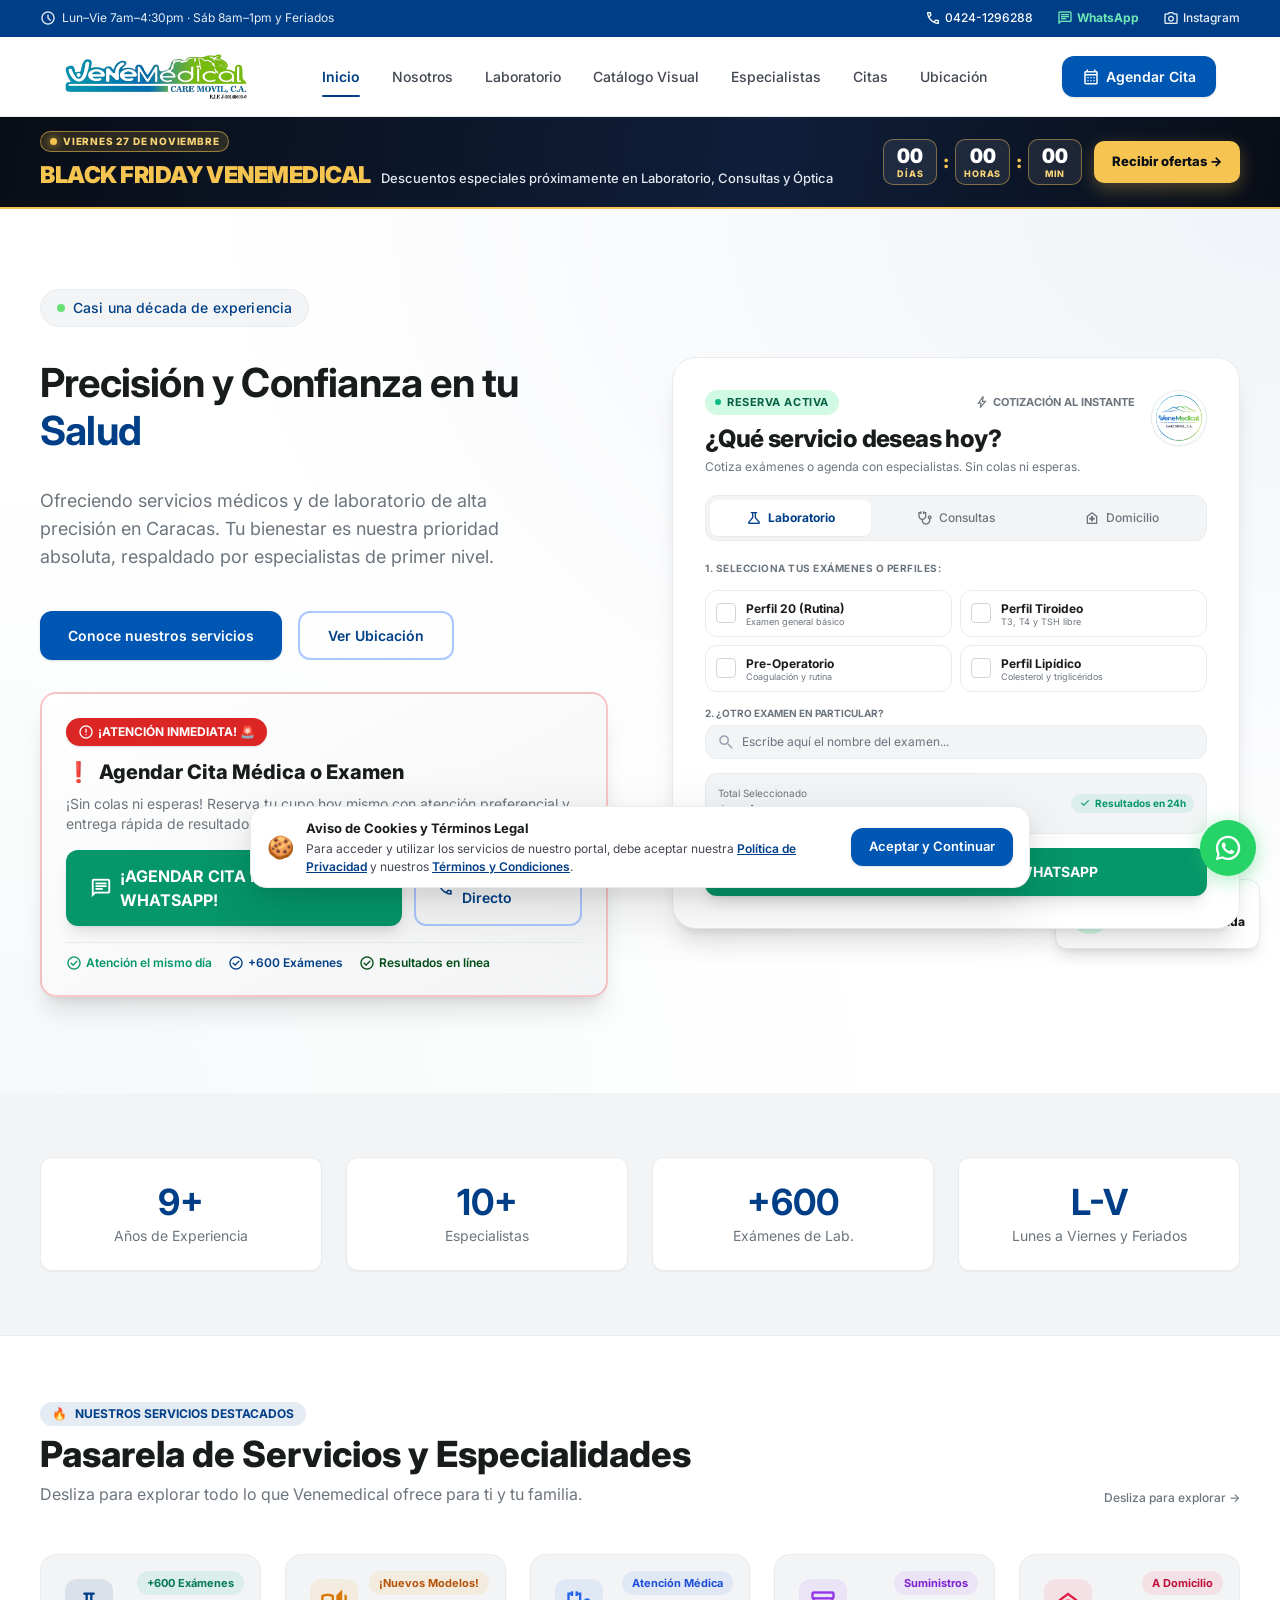
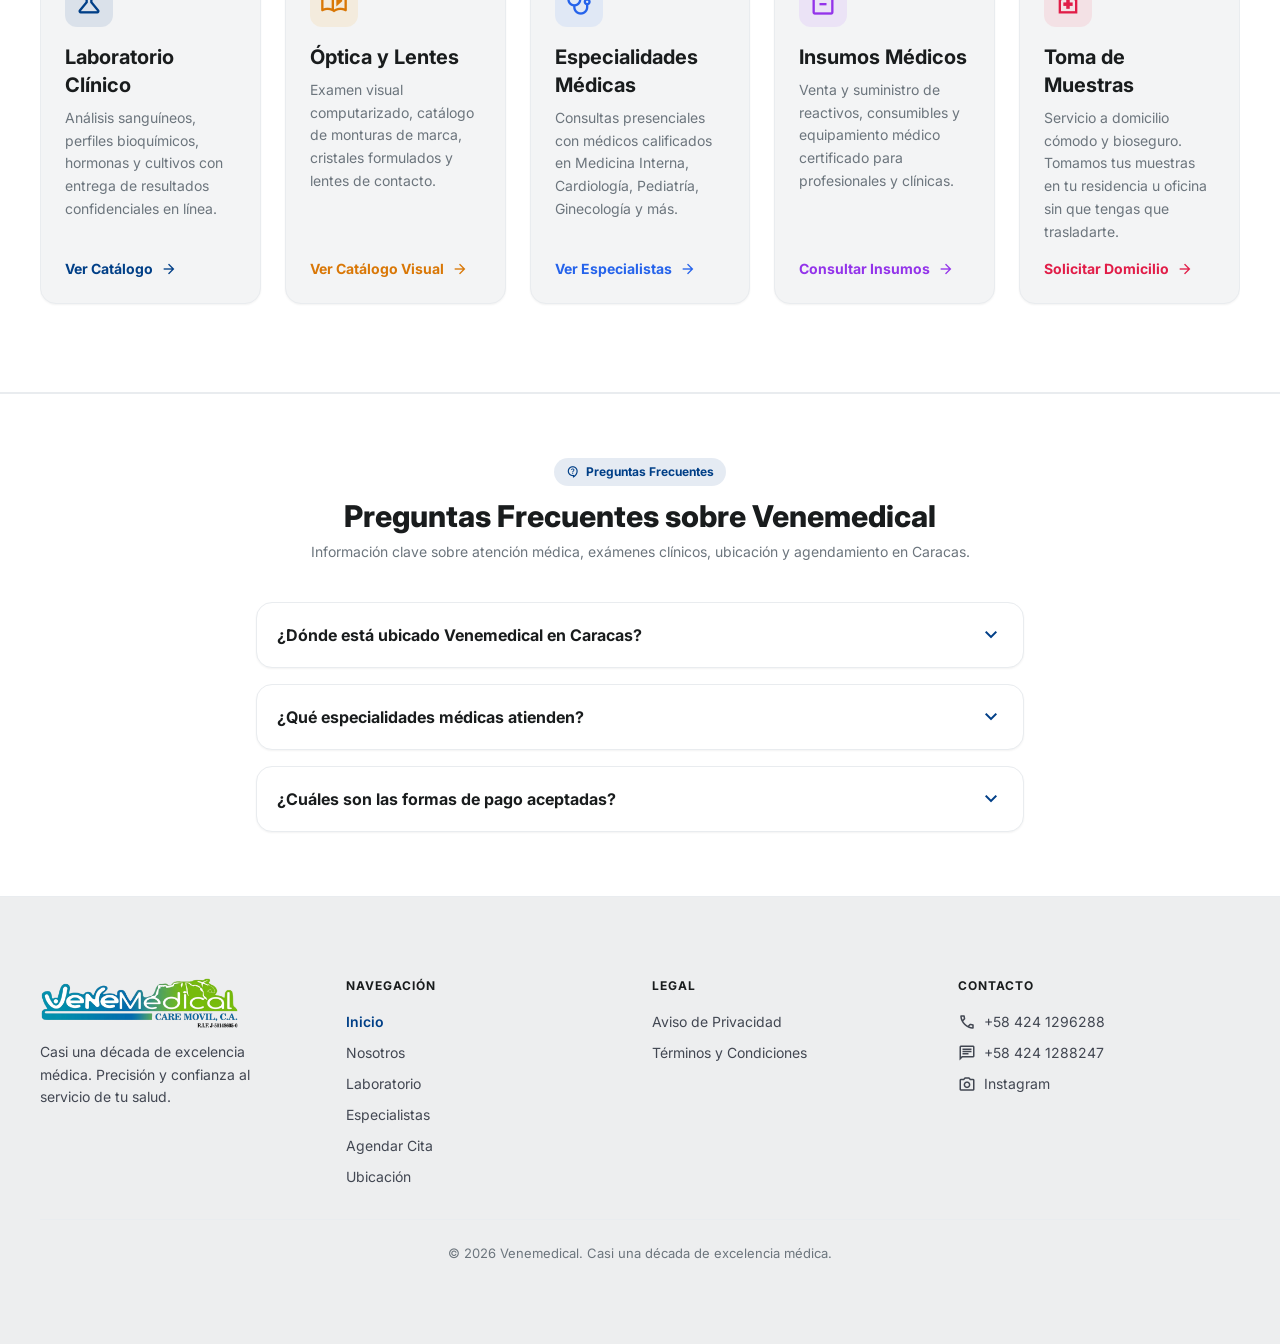
<file: index.html>
<!DOCTYPE html>
<html lang="es" class="scroll-smooth">

<head>
  <meta charset="utf-8">
  <meta name="viewport" content="width=device-width, initial-scale=1.0">
  <title>Venemedical | Centro Médico, Laboratorio Clínico y Óptica en Caracas</title>
  <meta name="description" content="Centro Médico, Laboratorio Clínico y Óptica en toda Caracas (sede Palo Verde / Sucre). Perfil 20, exámenes de sangre, toma de muestras a domicilio en Libertador, Chacao, Baruta, Sucre y El Hatillo, especialistas y monturas.">
  <link rel="canonical" href="https://venemedical.com/">
  <link rel="icon" href="/favicon.ico" sizes="any">

  <!-- Open Graph -->
    <meta name="keywords" content="laboratorio clinico caracas, centro medico caracas, perfil 20 caracas, examenes de sangre a domicilio caracas, laboratorio chacao baruta sucre el hatillo libertador, laboratorio palo verde petare, optica caracas, venemedical">
  <meta name="author" content="Venemedical Care">
  <meta name="robots" content="index, follow, max-image-preview:large, max-snippet:-1, max-video-preview:-1">
  <meta name="geo.region" content="VE-M">
  <meta name="geo.placename" content="Caracas, Distrito Capital, Miranda, Libertador, Chacao, Baruta, Sucre, El Hatillo, Palo Verde, Petare">
  <meta name="geo.position" content="10.4806;-66.8150">
  <meta name="ICBM" content="10.4806, -66.8150">

  <!-- Open Graph / Facebook / WhatsApp -->
  <meta property="og:type" content="website">
  <meta property="og:locale" content="es_VE">
  <meta property="og:site_name" content="Venemedical">
  <meta property="og:title" content="Venemedical | Centro Médico, Laboratorio Clínico y Óptica en Caracas">
  <meta property="og:description" content="Exámenes de laboratorio, perfil 20, toma de muestras a domicilio en toda Caracas, especialistas médicos y óptica. Resultados rápidos y confiables.">
  <meta property="og:url" content="https://venemedical.com/">
  <meta property="og:image" content="https://venemedical.com/assets/images/unnamed.png">
  <meta property="og:image:alt" content="Venemedical Care">

  <!-- Twitter Cards -->
  <meta name="twitter:card" content="summary_large_image">
  <meta name="twitter:title" content="Venemedical | Centro Médico, Laboratorio Clínico y Óptica en Caracas">
  <meta name="twitter:description" content="Exámenes de laboratorio, perfil 20, toma de muestras a domicilio en toda Caracas, especialistas médicos y óptica.">
  <meta name="twitter:image" content="https://venemedical.com/assets/images/unnamed.png">

  <!-- Schema.org JSON-LD -->
  <script type="application/ld+json">
  
  {
    "@context": "https://schema.org",
    "@graph": [
      {
        "@type": [
          "MedicalClinic",
          "MedicalLaboratory",
          "LocalBusiness"
        ],
        "@id": "https://venemedical.com/#organization",
        "name": "Venemedical Care",
        "alternateName": [
          "Venemedical",
          "Venemedical Centro Médico y Laboratorio Clínico",
          "Venemedical Care Móvil",
          "Laboratorio Venemedical Petare"
        ],
        "url": "https://venemedical.com/",
        "logo": "https://venemedical.com/logo.png",
        "image": "https://venemedical.com/assets/images/unnamed.png",
        "description": "Centro médico, laboratorio clínico de alta precisión y óptica con sede en Palo Verde (Sucre) y toma de muestras a domicilio en toda Caracas: Libertador, Chacao, Baruta, Sucre y El Hatillo.",
        "telephone": "+58-424-1296288",
        "priceRange": "$",
        "currenciesAccepted": "USD, VES",
        "paymentAccepted": "Efectivo, Pago Móvil, Zelle, Transferencia Bancaria",
        "address": {
          "@type": "PostalAddress",
          "streetAddress": "Primer local a mano izquierda, Local 11",
          "addressLocality": "Sucre, Caracas",
          "addressRegion": "Estado Miranda",
          "postalCode": "1080",
          "addressCountry": "VE"
        },
        "geo": {
          "@type": "GeoCoordinates",
          "latitude": 10.4806,
          "longitude": -66.815
        },
        "hasMap": "https://maps.google.com/?q=Venemedical+Care+Movil+Laboratorio+Petare+Caracas",
        "areaServed": [
          {
            "@type": "City",
            "name": "Caracas"
          },
          {
            "@type": "AdministrativeArea",
            "name": "Distrito Capital"
          },
          {
            "@type": "AdministrativeArea",
            "name": "Estado Miranda"
          },
          {
            "@type": "AdministrativeArea",
            "name": "Municipio Libertador, Caracas"
          },
          {
            "@type": "AdministrativeArea",
            "name": "Municipio Chacao, Caracas"
          },
          {
            "@type": "AdministrativeArea",
            "name": "Municipio Baruta, Caracas"
          },
          {
            "@type": "AdministrativeArea",
            "name": "Municipio Sucre, Caracas"
          },
          {
            "@type": "AdministrativeArea",
            "name": "Municipio El Hatillo, Caracas"
          },
          {
            "@type": "Place",
            "name": "Palo Verde, Caracas"
          },
          {
            "@type": "Place",
            "name": "Petare, Caracas"
          },
          {
            "@type": "Place",
            "name": "Altamira, Caracas"
          },
          {
            "@type": "Place",
            "name": "Los Palos Grandes, Caracas"
          },
          {
            "@type": "Place",
            "name": "Las Mercedes, Caracas"
          },
          {
            "@type": "Place",
            "name": "Los Dos Caminos, Caracas"
          },
          {
            "@type": "Place",
            "name": "La California, Caracas"
          },
          {
            "@type": "Place",
            "name": "El Marqués, Caracas"
          },
          {
            "@type": "Place",
            "name": "Macaracuay, Caracas"
          },
          {
            "@type": "Place",
            "name": "El Cafetal, Caracas"
          },
          {
            "@type": "Place",
            "name": "Santa Paula, Caracas"
          },
          {
            "@type": "Place",
            "name": "Bello Monte, Caracas"
          },
          {
            "@type": "Place",
            "name": "La Trinidad, Caracas"
          },
          {
            "@type": "Place",
            "name": "Sabana Grande, Caracas"
          },
          {
            "@type": "Place",
            "name": "La Candelaria, Caracas"
          },
          {
            "@type": "Place",
            "name": "San Bernardino, Caracas"
          },
          {
            "@type": "Place",
            "name": "El Paraíso, Caracas"
          },
          {
            "@type": "Place",
            "name": "La Urbina, Caracas"
          },
          {
            "@type": "Place",
            "name": "El Rosal, Caracas"
          },
          {
            "@type": "GeoCircle",
            "geoMidpoint": {
              "@type": "GeoCoordinates",
              "latitude": 10.4806,
              "longitude": -66.815
            },
            "geoRadius": "25000"
          }
        ],
        "openingHoursSpecification": [
          {
            "@type": "OpeningHoursSpecification",
            "dayOfWeek": [
              "Monday",
              "Tuesday",
              "Wednesday",
              "Thursday",
              "Friday"
            ],
            "opens": "07:00",
            "closes": "16:30"
          },
          {
            "@type": "OpeningHoursSpecification",
            "dayOfWeek": [
              "Saturday"
            ],
            "opens": "08:00",
            "closes": "13:00"
          }
        ],
        "medicalSpecialty": [
          "MedicalLaboratory",
          "PrimaryCare",
          "GeneralPractice",
          "Cardiology",
          "Gynecology",
          "InternalMedicine",
          "Urology",
          "Neurology",
          "Orthopedic",
          "Optometric"
        ],
        "contactPoint": [
          {
            "@type": "ContactPoint",
            "telephone": "+58-424-1296288",
            "contactType": "Recepción Central"
          },
          {
            "@type": "ContactPoint",
            "telephone": "+58-424-1288247",
            "contactType": "Atención al Cliente / WhatsApp"
          }
        ],
        "sameAs": [
          "https://www.instagram.com/venemedicalcare"
        ]
      },
      {
        "@type": "FAQPage",
        "@id": "https://venemedical.com/#faq",
        "mainEntity": [
          {
            "@type": "Question",
            "name": "¿Qué exámenes de laboratorio realizan en Venemedical Caracas?",
            "acceptedAnswer": {
              "@type": "Answer",
              "text": "Realizamos más de 500 estudios clínicos: Perfil 20, Hematología Completa, Perfil Lipídico, Pruebas Tiroideas, Química Sanguínea, Exámenes de Orina y Heces, Pruebas Especiales y Toma de Muestras a Domicilio."
            }
          },
          {
            "@type": "Question",
            "name": "¿Cómo agendar cita o cotizar por WhatsApp?",
            "acceptedAnswer": {
              "@type": "Answer",
              "text": "Puedes cotizar y confirmar tu cita médica o examen de laboratorio escribiéndonos al WhatsApp directo +58 424-1288247 o completando el formulario web en https://venemedical.com/citas/."
            }
          },
          {
            "@type": "Question",
            "name": "¿Dónde están ubicados en Caracas?",
            "acceptedAnswer": {
              "@type": "Answer",
              "text": "Estamos ubicados en Sucre, Caracas (Estado Miranda), Primer local a mano izquierda, Local 11 (fácil acceso desde Petare y Palo Verde)."
            }
          }
        ]
      }
    ]
  }
  
  </script>

  <!-- Preconnect para velocidad -->
  <link rel="preconnect" href="https://fonts.googleapis.com">
  <link rel="preconnect" href="https://fonts.gstatic.com" crossorigin>

  <!-- Fuentes e iconos sin bloqueo de render -->
  <link rel="preload" as="style" href="https://fonts.googleapis.com/css2?family=Inter:wght@400;500;600;700;800;900&display=swap" onload="this.onload=null;this.rel='stylesheet'">
  <noscript><link rel="stylesheet" href="https://fonts.googleapis.com/css2?family=Inter:wght@400;500;600;700;800;900&display=swap"></noscript>
  <link rel="preload" as="style" href="https://fonts.googleapis.com/css2?family=Material+Symbols+Outlined:opsz,wght,FILL@24,400,0..1&display=block" onload="this.onload=null;this.rel='stylesheet'">
  <noscript><link rel="stylesheet" href="https://fonts.googleapis.com/css2?family=Material+Symbols+Outlined:opsz,wght,FILL@24,400,0..1&display=block"></noscript>


  <!-- Sistema de Diseño Centralizado -->
  <link rel="stylesheet" href="./assets/css/venemedical.css">
  <link rel="stylesheet" href="./assets/css/tailwind.min.css">
  <!-- Clean URL normalizer for SEO -->
  <script id="canonical-url-cleaner">
    if (window.location.pathname.endsWith('/index.html')) {
      var cleanPath = window.location.pathname.replace(/\/index\.html$/, '/') || '/';
      window.history.replaceState(null, '', cleanPath + window.location.search + window.location.hash);
    }
  </script>
</head>

<body class="antialiased">

  <!-- ═══ MOBILE DRAWER ══════════════════════════════════════════════ -->
  <div id="mobile-backdrop" class="vm-backdrop" aria-hidden="true"></div>

  <aside id="mobile-drawer" class="vm-drawer" aria-label="Menú de navegación">
    <div class="vm-drawer-header">
      <a href="/">
        <img src="./assets/images/logo.png" alt="Venemedical Logo" class="vm-drawer-logo" width="160" height="48" loading="lazy" decoding="async">
      </a>
      <button onclick="closeMobileMenu()" class="vm-drawer-close" aria-label="Cerrar menú">
        <span class="material-symbols-outlined">close</span>
      </button>
    </div>

    <nav class="vm-drawer-nav">
      <a href="/" class="vm-drawer-link active" aria-current="page">
        <span class="material-symbols-outlined" style="font-size:22px">home</span>
        Inicio
      </a>
      <a href="/nosotros/" class="vm-drawer-link">
        <span class="material-symbols-outlined" style="font-size:22px">info</span>
        Nosotros
      </a>
      <a href="/laboratorio/" class="vm-drawer-link">
        <span class="material-symbols-outlined" style="font-size:22px">science</span>
        Laboratorio
      </a>
      <a href="/catalogo-visual/" class="vm-drawer-link">
        <span class="material-symbols-outlined" style="font-size:22px">auto_stories</span>
        Catálogo Visual
      </a>
      <a href="/especialistas/" class="vm-drawer-link">
        <span class="material-symbols-outlined" style="font-size:22px">stethoscope</span>
        Especialistas
      </a>
      <a href="/citas/" class="vm-drawer-link">
        <span class="material-symbols-outlined" style="font-size:22px">calendar_month</span>
        Citas
      </a>
      <a href="/ubicacion/" class="vm-drawer-link">
        <span class="material-symbols-outlined" style="font-size:22px">location_on</span>
        Ubicación
      </a>
    </nav>

    <div class="vm-drawer-footer flex flex-col gap-3 p-4 border-t border-border-subtle bg-surface-container-low">
      <div class="flex flex-col gap-2 text-xs font-medium text-text-muted">
        <a href="https://wa.me/584241288247?text=Hola,%20deseo%20atenci%C3%B3n%20en%20Venemedical." target="_blank" rel="noopener noreferrer" class="flex items-center gap-2 p-2 rounded-lg bg-emerald-500/10 text-emerald-700 font-bold hover:bg-emerald-500/20">
          <span class="material-symbols-outlined" style="font-size:18px">chat</span>
          WhatsApp: +58 424 1288247
        </a>
        <a href="tel:+584241296288" class="flex items-center gap-2 p-2 rounded-lg bg-primary/10 text-primary font-semibold hover:bg-primary/20">
          <span class="material-symbols-outlined" style="font-size:18px">call</span>
          Llamar: +58 424 1296288
        </a>
        <a href="https://www.instagram.com/venemedicalcare" target="_blank" rel="noopener noreferrer" class="flex items-center gap-2 p-2 rounded-lg bg-surface-pure text-text-muted hover:text-primary">
          <span class="material-symbols-outlined" style="font-size:18px">photo_camera</span>
          Instagram: @venemedicalcare
        </a>
      </div>

      <a href="/citas/" class="vm-drawer-cta mt-1">
        <span class="material-symbols-outlined" style="font-size:20px">calendar_month</span>
        Agendar Cita Médica
      </a>
    </div>
  </aside>
  <!-- ══════════════════════════════════════════════════════════════ -->

  <!-- TOP CONTACT BAR (FUERA DEL FOOTER) -->
  <div class="bg-primary text-white text-xs py-2 px-4 sm:px-gutter border-b border-primary/20 relative z-40">
    <div class="max-w-container-max mx-auto flex items-center justify-between gap-x-4 gap-y-1">
      <!-- Horario (oculto en móvil chico para mantener 1 sola línea) -->
      <div class="hidden sm:flex items-center gap-1.5 opacity-90">
        <span class="material-symbols-outlined text-sm" style="font-size:16px">schedule</span>
        <span>Lun–Vie 7am–4:30pm · Sáb 8am–1pm y Feriados</span>
      </div>

      <!-- Quick Contact Channels -->
      <div class="flex items-center justify-between sm:justify-end w-full sm:w-auto gap-3 sm:gap-6 font-medium sm:ml-auto">
        <a href="tel:+584241296288" class="flex items-center gap-1 hover:underline whitespace-nowrap">
          <span class="material-symbols-outlined text-sm" style="font-size:16px">call</span>
          0424-1296288
        </a>
        <a href="https://wa.me/584241288247?text=Hola,%20deseo%20atenci%C3%B3n%20en%20Venemedical." target="_blank" rel="noopener noreferrer" class="flex items-center gap-1 text-emerald-300 font-bold hover:underline whitespace-nowrap">
          <span class="material-symbols-outlined text-sm" style="font-size:16px">chat</span>
          WhatsApp
        </a>
        <a href="https://www.instagram.com/venemedicalcare" target="_blank" rel="noopener noreferrer" class="hidden sm:flex items-center gap-1 opacity-90 hover:opacity-100 hover:underline">
          <span class="material-symbols-outlined text-sm" style="font-size:16px">photo_camera</span>
          Instagram
        </a>
      </div>
    </div>
  </div>

  <!-- NAVBAR -->
  <header class="vm-navbar" role="banner">
    <div class="vm-navbar-inner">
      <!-- Logo -->
      <a href="/" aria-label="Venemedical - Página de inicio">
        <img src="./assets/images/logo.png" alt="Venemedical Care Logo" class="vm-navbar-logo" width="200" height="48" decoding="async" fetchpriority="high">
      </a>

      <!-- Nav Desktop -->
      <nav aria-label="Navegación principal">
        <ul class="vm-nav-links">
          <li><a href="/" class="vm-nav-link active" aria-current="page">Inicio</a></li>
          <li><a href="/nosotros/" class="vm-nav-link">Nosotros</a></li>
          <li><a href="/laboratorio/" class="vm-nav-link">Laboratorio</a></li>
          <li><a href="/catalogo-visual/" class="vm-nav-link">Catálogo Visual</a></li>
          <li><a href="/especialistas/" class="vm-nav-link">Especialistas</a></li>
          <li><a href="/citas/" class="vm-nav-link">Citas</a></li>
          <li><a href="/ubicacion/" class="vm-nav-link">Ubicación</a></li>
        </ul>
      </nav>

      <!-- Trailing -->
      <div style="display:flex;align-items:center;gap:12px">
        <a href="/citas/" class="vm-btn-cta" id="nav-cta">
          <span class="material-symbols-outlined" style="font-size:18px">calendar_month</span>
          Agendar Cita
        </a>
        <button onclick="openMobileMenu()" class="vm-menu-toggle" aria-label="Abrir menú">
          <span class="material-symbols-outlined">menu</span>
        </button>
      </div>
    </div>
  </header>

  <main class="flex-grow">

    <!-- HERO -->
    <section class="vm-hero relative" id="inicio">
      <div class="vm-hero-gradient"></div>
      <div class="max-w-container-max mx-auto relative z-10 flex flex-col lg:flex-row items-center gap-12 lg:gap-16">

        <!-- Copy -->
        <div class="w-full lg:w-1/2 space-y-8">
          <div
            class="inline-flex items-center gap-2 bg-surface-container-low px-4 py-2 rounded-full border border-border-subtle">
            <span class="w-2 h-2 rounded-full bg-tertiary-fixed-dim"></span>
            <span class="font-label-md text-label-md text-primary">Casi una década de experiencia</span>
          </div>

          <h1
            class="font-headline-xl-mobile text-headline-xl-mobile md:font-headline-xl md:text-headline-xl text-on-surface">
            Precisión y Confianza en tu <span class="text-primary">Salud</span>
          </h1>

          <p class="font-body-lg text-body-lg text-text-muted max-w-lg">
            Ofreciendo servicios médicos y de laboratorio de alta precisión en Caracas. Tu bienestar es nuestra
            prioridad absoluta, respaldado por especialistas de primer nivel.
          </p>

          <div class="flex flex-col sm:flex-row gap-4 pt-2">
            <a href="#servicios" class="vm-btn vm-btn-primary">
              Conoce nuestros servicios
            </a>
            <a href="/ubicacion/" class="vm-btn vm-btn-outline">
              Ver Ubicación
            </a>
          </div>

          <!-- High-Converting Sales CTA Box -->
          <div class="mt-8 p-5 sm:p-6 bg-gradient-to-br from-surface-pure to-surface-container-low rounded-2xl border-2 border-red-500/30 shadow-xl relative overflow-hidden">
            <div class="inline-flex items-center gap-1 bg-red-600 text-white font-bold text-xs uppercase px-3 py-1 rounded-full shadow mb-3 sales-alert-badge">
              <span class="material-symbols-outlined text-sm" style="font-size:16px">error</span>
              ¡ATENCIÓN INMEDIATA! 🚨
            </div>

            <div class="flex items-center gap-2 mb-2">
              <span class="text-red-500 font-black text-xl animate-pulse">❗</span>
              <h3 class="text-lg sm:text-xl font-extrabold text-on-surface">Agendar Cita Médica o Examen</h3>
            </div>

            <p class="text-sm text-text-muted mb-4">
              ¡Sin colas ni esperas! Reserva tu cupo hoy mismo con atención preferencial y entrega rápida de resultados.
            </p>

            <div class="flex flex-col sm:flex-row gap-3">
              <a href="https://wa.me/584241288247?text=Hola,%20deseo%20agendar%20una%20cita%20m%C3%A9dica%20en%20Venemedical."
                 target="_blank" rel="noopener noreferrer"
                 class="vm-btn bg-emerald-600 hover:bg-emerald-700 text-white font-bold py-3.5 px-6 rounded-xl flex items-center justify-center gap-2 shadow-lg transform hover:-translate-y-0.5 transition-all text-base w-full sm:w-auto">
                <span class="material-symbols-outlined" style="font-size:22px">chat</span>
                ¡AGENDAR CITA POR WHATSAPP!
              </a>

              <a href="tel:+584241296288"
                 class="vm-btn vm-btn-outline py-3.5 px-5 rounded-xl flex items-center justify-center gap-2 text-sm font-semibold w-full sm:w-auto">
                <span class="material-symbols-outlined" style="font-size:18px">call</span>
                Llamar Directo
              </a>
            </div>

            <div class="mt-4 pt-3 border-t border-border-subtle flex flex-wrap items-center gap-4 text-xs font-semibold text-text-muted">
              <span class="flex items-center gap-1 text-emerald-600">
                <span class="material-symbols-outlined" style="font-size:16px">check_circle</span> Atención el mismo día
              </span>
              <span class="flex items-center gap-1 text-primary">
                <span class="material-symbols-outlined" style="font-size:16px">check_circle</span> +600 Exámenes
              </span>
              <span class="flex items-center gap-1 text-tertiary">
                <span class="material-symbols-outlined" style="font-size:16px">check_circle</span> Resultados en línea
              </span>
            </div>
          </div>
        </div>

        <!-- Interactive Booking Widget -->
        <div class="w-full lg:w-1/2 relative">
          <!-- Main Card Container -->
          <div class="w-full bg-white rounded-3xl border border-border-subtle shadow-xl overflow-hidden p-6 sm:p-8 flex flex-col justify-between min-h-[460px] relative z-10">
            
            <!-- Widget Header -->
            <div class="mb-5 flex flex-col-reverse sm:flex-row items-start justify-between gap-4">
              <div class="flex-1 w-full">
                <div class="flex flex-wrap items-center justify-between gap-2 mb-2">
                  <span class="inline-flex items-center gap-1.5 bg-emerald-100 text-emerald-800 text-[11px] font-bold px-2.5 py-1 rounded-full uppercase tracking-wider">
                    <span class="w-1.5 h-1.5 rounded-full bg-emerald-500 animate-pulse"></span>
                    Reserva Activa
                  </span>
                  <span class="text-[11px] text-text-muted font-bold flex items-center gap-1">
                    <span class="material-symbols-outlined text-xs" style="font-size:14px">bolt</span> COTIZACIÓN AL INSTANTE
                  </span>
                </div>
                <h2 class="text-2xl font-extrabold text-on-surface tracking-tight">
                  ¿Qué servicio deseas hoy?
                </h2>
                <p class="text-xs text-text-muted mt-1">
                  Cotiza exámenes o agenda con especialistas. Sin colas ni esperas.
                </p>
              </div>
              <img src="./assets/images/unnamed.png" alt="Venemedical Logo Circular" class="w-14 h-14 object-contain rounded-full border border-border-subtle bg-white p-1 shadow-sm flex-shrink-0 mx-auto sm:mx-0" loading="lazy" decoding="async">
            </div>

            <!-- Tabs Nav -->
            <div class="flex bg-surface-container-low p-1 rounded-xl gap-1 mb-5 border border-border-subtle">
              <button onclick="setActiveWidgetTab('tab-lab')" id="tab-btn-lab" class="widget-tab-btn flex-1 flex items-center justify-center gap-1.5 py-2.5 rounded-lg text-xs font-bold transition-all text-primary bg-white shadow-sm" aria-label="Pestaña Exámenes de Laboratorio">
                <span class="material-symbols-outlined text-[16px]">science</span>
                <span>Laboratorio</span>
              </button>
              <button onclick="setActiveWidgetTab('tab-med')" id="tab-btn-med" class="widget-tab-btn flex-1 flex items-center justify-center gap-1.5 py-2.5 rounded-lg text-xs font-medium transition-all text-text-muted hover:text-primary" aria-label="Pestaña Consultas Médicas">
                <span class="material-symbols-outlined text-[16px]">stethoscope</span>
                <span>Consultas</span>
              </button>
              <button onclick="setActiveWidgetTab('tab-dom')" id="tab-btn-dom" class="widget-tab-btn flex-1 flex items-center justify-center gap-1.5 py-2.5 rounded-lg text-xs font-medium transition-all text-text-muted hover:text-primary" aria-label="Pestaña Toma a Domicilio">
                <span class="material-symbols-outlined text-[16px]">home_health</span>
                <span>Domicilio</span>
              </button>
            </div>

            <!-- Tab Content: Laboratorio -->
            <div id="widget-tab-lab" class="widget-tab-content space-y-3.5">
              <p class="text-[10px] text-text-muted font-bold uppercase tracking-wider">1. Selecciona tus exámenes o perfiles:</p>
              
              <div class="grid grid-cols-1 sm:grid-cols-2 gap-2">
                <!-- Checkbox 1 -->
                <label class="flex items-center gap-2.5 p-2.5 rounded-xl border border-border-subtle bg-surface-pure hover:bg-primary/5 hover:border-primary/20 cursor-pointer transition-all">
                  <input type="checkbox" name="lab_exams" value="Perfil 20" class="w-5 h-5 text-primary rounded border-gray-300 focus:ring-primary" onchange="updateLabExamsQuote()">
                  <div>
                    <p class="text-xs font-bold text-on-surface">Perfil 20 (Rutina)</p>
                    <p class="text-[9px] text-text-muted leading-none">Examen general básico</p>
                  </div>
                </label>
                
                <!-- Checkbox 2 -->
                <label class="flex items-center gap-2.5 p-2.5 rounded-xl border border-border-subtle bg-surface-pure hover:bg-primary/5 hover:border-primary/20 cursor-pointer transition-all">
                  <input type="checkbox" name="lab_exams" value="Perfil Tiroideo" class="w-5 h-5 text-primary rounded border-gray-300 focus:ring-primary" onchange="updateLabExamsQuote()">
                  <div>
                    <p class="text-xs font-bold text-on-surface">Perfil Tiroideo</p>
                    <p class="text-[9px] text-text-muted leading-none">T3, T4 y TSH libre</p>
                  </div>
                </label>

                <!-- Checkbox 3 -->
                <label class="flex items-center gap-2.5 p-2.5 rounded-xl border border-border-subtle bg-surface-pure hover:bg-primary/5 hover:border-primary/20 cursor-pointer transition-all">
                  <input type="checkbox" name="lab_exams" value="Perfil Pre-Operatorio" class="w-5 h-5 text-primary rounded border-gray-300 focus:ring-primary" onchange="updateLabExamsQuote()">
                  <div>
                    <p class="text-xs font-bold text-on-surface">Pre-Operatorio</p>
                    <p class="text-[9px] text-text-muted leading-none">Coagulación y rutina</p>
                  </div>
                </label>

                <!-- Checkbox 4 -->
                <label class="flex items-center gap-2.5 p-2.5 rounded-xl border border-border-subtle bg-surface-pure hover:bg-primary/5 hover:border-primary/20 cursor-pointer transition-all">
                  <input type="checkbox" name="lab_exams" value="Perfil Lipídico" class="w-5 h-5 text-primary rounded border-gray-300 focus:ring-primary" onchange="updateLabExamsQuote()">
                  <div>
                    <p class="text-xs font-bold text-on-surface">Perfil Lipídico</p>
                    <p class="text-[9px] text-text-muted leading-none">Colesterol y triglicéridos</p>
                  </div>
                </label>
              </div>

              <!-- Otro examen -->
              <div>
                <label for="custom_exams" class="block text-[10px] font-bold text-text-muted uppercase mb-1">2. ¿Otro examen en particular?</label>
                <div class="relative">
                  <span class="material-symbols-outlined absolute left-3 top-1/2 -translate-y-1/2 text-gray-400 text-base" style="font-size:18px">search</span>
                  <input type="text" id="custom_exams" placeholder="Escribe aquí el nombre del examen..." class="w-full pl-9 pr-3 py-2 rounded-xl border border-border-subtle text-xs focus:outline-none focus:border-primary focus:ring-1 focus:ring-primary bg-surface-container-low" oninput="updateLabExamsQuote()">
                </div>
              </div>

              <!-- Quote Footer -->
              <div class="bg-surface-container-low p-3 rounded-xl border border-border-subtle flex items-center justify-between">
                <div>
                  <p class="text-[10px] text-text-muted">Total Seleccionado</p>
                  <p id="selected-exams-count" class="text-sm font-extrabold text-primary">0 exámenes</p>
                </div>
                <div class="text-right">
                  <span class="inline-flex items-center gap-1 text-[10px] font-bold text-emerald-600 bg-emerald-500/10 px-2 py-0.5 rounded-full">
                    <span class="material-symbols-outlined text-[12px]">done</span> Resultados en 24h
                  </span>
                </div>
              </div>

              <!-- Button -->
              <a href="https://wa.me/584241288247?text=Hola,%20deseo%20cotizar%20ex%C3%A1menes%20en%20Venemedical." target="_blank" rel="noopener noreferrer" id="btn-quote-lab" class="vm-btn w-full bg-emerald-600 hover:bg-emerald-700 text-white font-bold py-3 px-4 rounded-xl flex items-center justify-center gap-2 shadow-lg transform hover:-translate-y-0.5 transition-all text-sm">
                <span class="material-symbols-outlined text-base">chat</span>
                COTIZAR EXÁMENES POR WHATSAPP
              </a>
            </div>

            <!-- Tab Content: Consultas Médicas -->
            <div id="widget-tab-med" class="widget-tab-content space-y-3.5 hidden">
              <p class="text-[10px] text-text-muted font-bold uppercase tracking-wider">1. Selecciona la especialidad de consulta:</p>
              
              <div class="space-y-3">
                <div>
                  <label for="med_specialty" class="block text-[10px] font-bold text-text-muted mb-1">Especialidad</label>
                  <select id="med_specialty" class="w-full px-3 py-2 rounded-xl border border-border-subtle text-xs focus:outline-none focus:border-primary focus:ring-1 focus:ring-primary bg-surface-container-low" onchange="updateMedQuote()">
                    <option value="" disabled selected>-- Selecciona una Especialidad --</option>
                    <option value="Medicina Interna">Medicina Interna</option>
                    <option value="Cardiología">Cardiología (Eco & Electro)</option>
                    <option value="Ginecología y Obstetricia">Ginecología y Obstetricia</option>
                    <option value="Pediatría">Pediatría y Puericultura</option>
                    <option value="Traumatología">Traumatología</option>
                    <option value="Oftalmología">Oftalmología (Consulta Visual)</option>
                    <option value="Otra Especialidad">Otra Especialidad...</option>
                  </select>
                </div>

                <div class="grid grid-cols-1 sm:grid-cols-2 gap-3">
                  <div>
                    <label for="appointment_date" class="block text-[10px] font-bold text-text-muted mb-1">Fecha de Interés</label>
                    <input type="date" id="appointment_date" class="w-full px-3 py-2 rounded-xl border border-border-subtle text-xs focus:outline-none focus:border-primary bg-surface-container-low" onchange="updateMedQuote()">
                  </div>
                  <div>
                    <label for="appointment_time" class="block text-[10px] font-bold text-text-muted mb-1">Preferencia Horaria</label>
                    <select id="appointment_time" class="w-full px-3 py-2 rounded-xl border border-border-subtle text-xs focus:outline-none focus:border-primary bg-surface-container-low" onchange="updateMedQuote()">
                      <option value="Mañana (7:00 AM - 12:00 PM)">Mañana (AM)</option>
                      <option value="Tarde (12:00 PM - 4:30 PM)">Tarde (PM)</option>
                    </select>
                  </div>
                </div>
              </div>

              <!-- Specialty Info Box -->
              <div class="p-3 rounded-xl border border-primary/10 bg-primary/5 flex items-start gap-2.5">
                <span class="material-symbols-outlined text-primary text-base" style="font-size:18px">info</span>
                <p class="text-[10px] text-text-main leading-relaxed">
                  Todas nuestras consultas médicas son atendidas por especialistas certificados e incluyen un reporte e informe médico completo.
                </p>
              </div>

              <!-- Button -->
              <a href="https://wa.me/584241288247?text=Hola,%20deseo%20agendar%20una%20consulta%20m%C3%A9dica%20en%20Venemedical." target="_blank" rel="noopener noreferrer" id="btn-quote-med" class="vm-btn w-full bg-emerald-600 hover:bg-emerald-700 text-white font-bold py-3 px-4 rounded-xl flex items-center justify-center gap-2 shadow-lg transform hover:-translate-y-0.5 transition-all text-sm">
                <span class="material-symbols-outlined text-base">chat</span>
                AGENDAR CONSULTA POR WHATSAPP
              </a>
            </div>

            <!-- Tab Content: Toma a Domicilio -->
            <div id="widget-tab-dom" class="widget-tab-content space-y-3.5 hidden">
              <p class="text-[10px] text-text-muted font-bold uppercase tracking-wider">1. Solicita la toma de muestras en casa/oficina:</p>
              
              <div class="space-y-3">
                <div>
                  <label for="domicilio_zone" class="block text-[10px] font-bold text-text-muted mb-1">Zona / Sector de Caracas</label>
                  <input type="text" id="domicilio_zone" placeholder="Ej: Chacao, Altamira, Las Mercedes..." class="w-full px-3 py-2 rounded-xl border border-border-subtle text-xs focus:outline-none focus:border-primary focus:ring-1 focus:ring-primary bg-surface-container-low" oninput="updateDomQuote()">
                </div>

                <div>
                  <label for="domicilio_date" class="block text-[10px] font-bold text-text-muted mb-1">Fecha Estimada de Toma</label>
                  <input type="date" id="domicilio_date" class="w-full px-3 py-2 rounded-xl border border-border-subtle text-xs focus:outline-none focus:border-primary bg-surface-container-low" onchange="updateDomQuote()">
                </div>
              </div>

              <!-- Promo Box -->
              <div class="p-3 rounded-xl border border-emerald-100 bg-emerald-50/85 flex items-start gap-2.5">
                <span class="material-symbols-outlined text-emerald-600 text-base" style="font-size:18px">home_health</span>
                <p class="text-[10px] text-emerald-900 leading-relaxed font-semibold">
                  Servicio ideal para pacientes con movilidad limitada. Llevamos nuestro personal capacitado y equipos hasta tu puerta.
                </p>
              </div>

              <!-- Button -->
              <a href="https://wa.me/584241288247?text=Hola,%20deseo%20solicitar%20el%20servicio%20de%20toma%20de%20muestras%20a%20domicilio%20en%20Venemedical." target="_blank" rel="noopener noreferrer" id="btn-quote-dom" class="vm-btn w-full bg-emerald-600 hover:bg-emerald-700 text-white font-bold py-3 px-4 rounded-xl flex items-center justify-center gap-2 shadow-lg transform hover:-translate-y-0.5 transition-all text-sm">
                <span class="material-symbols-outlined text-base">chat</span>
                SOLICITAR TOMA A DOMICILIO
              </a>
            </div>

          </div>

          <!-- Floating Badge - Re-adjusted for the widget -->
          <div class="absolute -bottom-5 -right-5 bg-surface-pure p-3.5 rounded-xl shadow-lg border border-border-subtle flex items-center gap-3 hidden sm:flex" id="hero-badge">
            <div class="bg-emerald-100 w-10 h-10 rounded-full flex items-center justify-center text-emerald-700 flex-shrink-0">
              <span class="material-symbols-outlined" style="font-size:22px">verified</span>
            </div>
            <div>
              <p class="font-label-sm text-label-sm text-text-muted uppercase tracking-wider text-[10px]">Certificación</p>
              <p class="font-label-md text-label-md text-on-surface font-extrabold text-xs">Calidad Garantizada</p>
            </div>
          </div>
        </div>

      </div>
    </section>

    <!-- STATS -->
    <section class="bg-surface-container-low py-16 px-gutter" id="servicios">
      <div class="max-w-container-max mx-auto">
        <div class="grid grid-cols-2 md:grid-cols-4 gap-6">
          <div class="text-center p-6 bg-surface-pure rounded-xl border border-border-subtle shadow-sm">
            <p class="text-4xl font-bold text-primary mb-1">9+</p>
            <p class="text-sm text-text-muted">Años de Experiencia</p>
          </div>
          <div class="text-center p-6 bg-surface-pure rounded-xl border border-border-subtle shadow-sm">
            <p class="text-4xl font-bold text-primary mb-1">10+</p>
            <p class="text-sm text-text-muted">Especialistas</p>
          </div>
          <div class="text-center p-6 bg-surface-pure rounded-xl border border-border-subtle shadow-sm">
            <p class="text-4xl font-bold text-primary mb-1">+600</p>
            <p class="text-sm text-text-muted">Exámenes de Lab.</p>
          </div>
          <div class="text-center p-6 bg-surface-pure rounded-xl border border-border-subtle shadow-sm">
            <p class="text-4xl font-bold text-primary mb-1">L-V</p>
            <p class="text-sm text-text-muted">Lunes a Viernes y Feriados</p>
          </div>
        </div>
      </div>
    </section>

    <!-- PASARELA DE SERVICIOS Y ESPECIALIDADES -->
    <section class="py-16 px-gutter bg-surface-pure border-t border-b border-border-subtle">
      <div class="max-w-container-max mx-auto">

        <!-- Header -->
        <div class="flex flex-col md:flex-row md:items-end justify-between mb-10 gap-4">
          <div>
            <div class="inline-flex items-center gap-2 bg-primary/10 px-3 py-1 rounded-full text-xs font-bold text-primary mb-2">
              <span>🔥</span>
              <span>NUESTROS SERVICIOS DESTACADOS</span>
            </div>
            <h2 class="text-3xl md:text-4xl font-extrabold text-on-surface">
              Pasarela de Servicios y Especialidades
            </h2>
            <p class="text-text-muted mt-2 text-base max-w-xl">
              Desliza para explorar todo lo que Venemedical ofrece para ti y tu familia.
            </p>
          </div>
          <div class="hidden md:flex items-center gap-2">
            <span class="text-xs text-text-muted font-medium">Desliza para explorar →</span>
          </div>
        </div>

        <!-- Pasarela Slider (Mobile Touch Scroll + Desktop Grid) -->
        <div class="flex overflow-x-auto snap-x snap-mandatory gap-6 pb-6 pt-2 no-scrollbar scroll-smooth -mx-gutter px-gutter md:mx-0 md:px-0 md:grid md:grid-cols-3 lg:grid-cols-5">

          <!-- Card 1: Laboratorio -->
          <div class="pasarela-card snap-start flex-shrink-0 w-[280px] sm:w-[320px] md:w-auto bg-surface-container-low rounded-2xl p-6 border border-border-subtle flex flex-col justify-between relative shadow-sm">
            <div class="absolute top-4 right-4 bg-emerald-500/10 text-emerald-700 font-bold text-[11px] px-2.5 py-1 rounded-full">
              +600 Exámenes
            </div>
            <div>
              <div class="w-12 h-12 rounded-xl bg-primary/10 text-primary flex items-center justify-center mb-4">
                <span class="material-symbols-outlined" style="font-size:28px">science</span>
              </div>
              <h3 class="text-xl font-bold text-on-surface mb-2">Laboratorio Clínico</h3>
              <p class="text-sm text-text-muted leading-relaxed mb-4">
                Análisis sanguíneos, perfiles bioquímicos, hormonas y cultivos con entrega de resultados confidenciales en línea.
              </p>
            </div>
            <a href="/laboratorio/" class="inline-flex items-center gap-2 text-sm font-bold text-primary hover:underline mt-auto">
              Ver Catálogo <span class="material-symbols-outlined" style="font-size:16px">arrow_forward</span>
            </a>
          </div>

          <!-- Card 2: Óptica -->
          <div class="pasarela-card snap-start flex-shrink-0 w-[280px] sm:w-[320px] md:w-auto bg-surface-container-low rounded-2xl p-6 border border-border-subtle flex flex-col justify-between relative shadow-sm">
            <div class="absolute top-4 right-4 bg-amber-500/10 text-amber-700 font-bold text-[11px] px-2.5 py-1 rounded-full">
              ¡Nuevos Modelos!
            </div>
            <div>
              <div class="w-12 h-12 rounded-xl bg-amber-500/10 text-amber-600 flex items-center justify-center mb-4">
                <span class="material-symbols-outlined" style="font-size:28px">auto_stories</span>
              </div>
              <h3 class="text-xl font-bold text-on-surface mb-2">Óptica y Lentes</h3>
              <p class="text-sm text-text-muted leading-relaxed mb-4">
                Examen visual computarizado, catálogo de monturas de marca, cristales formulados y lentes de contacto.
              </p>
            </div>
            <a href="/catalogo-visual/" class="inline-flex items-center gap-2 text-sm font-bold text-amber-600 hover:underline mt-auto">
              Ver Catálogo Visual <span class="material-symbols-outlined" style="font-size:16px">arrow_forward</span>
            </a>
          </div>

          <!-- Card 3: Especialistas -->
          <div class="pasarela-card snap-start flex-shrink-0 w-[280px] sm:w-[320px] md:w-auto bg-surface-container-low rounded-2xl p-6 border border-border-subtle flex flex-col justify-between relative shadow-sm">
            <div class="absolute top-4 right-4 bg-blue-500/10 text-blue-700 font-bold text-[11px] px-2.5 py-1 rounded-full">
              Atención Médica
            </div>
            <div>
              <div class="w-12 h-12 rounded-xl bg-blue-500/10 text-blue-600 flex items-center justify-center mb-4">
                <span class="material-symbols-outlined" style="font-size:28px">stethoscope</span>
              </div>
              <h3 class="text-xl font-bold text-on-surface mb-2">Especialidades Médicas</h3>
              <p class="text-sm text-text-muted leading-relaxed mb-4">
                Consultas presenciales con médicos calificados en Medicina Interna, Cardiología, Pediatría, Ginecología y más.
              </p>
            </div>
            <a href="/especialistas/" class="inline-flex items-center gap-2 text-sm font-bold text-blue-600 hover:underline mt-auto">
              Ver Especialistas <span class="material-symbols-outlined" style="font-size:16px">arrow_forward</span>
            </a>
          </div>

          <!-- Card 4: Insumos -->
          <div class="pasarela-card snap-start flex-shrink-0 w-[280px] sm:w-[320px] md:w-auto bg-surface-container-low rounded-2xl p-6 border border-border-subtle flex flex-col justify-between relative shadow-sm">
            <div class="absolute top-4 right-4 bg-purple-500/10 text-purple-700 font-bold text-[11px] px-2.5 py-1 rounded-full">
              Suministros
            </div>
            <div>
              <div class="w-12 h-12 rounded-xl bg-purple-500/10 text-purple-600 flex items-center justify-center mb-4">
                <span class="material-symbols-outlined" style="font-size:28px">inventory_2</span>
              </div>
              <h3 class="text-xl font-bold text-on-surface mb-2">Insumos Médicos</h3>
              <p class="text-sm text-text-muted leading-relaxed mb-4">
                Venta y suministro de reactivos, consumibles y equipamiento médico certificado para profesionales y clínicas.
              </p>
            </div>
            <a href="/citas/" class="inline-flex items-center gap-2 text-sm font-bold text-purple-600 hover:underline mt-auto">
              Consultar Insumos <span class="material-symbols-outlined" style="font-size:16px">arrow_forward</span>
            </a>
          </div>

          <!-- Card 5: Tomas a Domicilio -->
          <div class="pasarela-card snap-start flex-shrink-0 w-[280px] sm:w-[320px] md:w-auto bg-surface-container-low rounded-2xl p-6 border border-border-subtle flex flex-col justify-between relative shadow-sm">
            <div class="absolute top-4 right-4 bg-rose-500/10 text-rose-700 font-bold text-[11px] px-2.5 py-1 rounded-full">
              A Domicilio
            </div>
            <div>
              <div class="w-12 h-12 rounded-xl bg-rose-500/10 text-rose-600 flex items-center justify-center mb-4">
                <span class="material-symbols-outlined" style="font-size:28px">home_health</span>
              </div>
              <h3 class="text-xl font-bold text-on-surface mb-2">Toma de Muestras</h3>
              <p class="text-sm text-text-muted leading-relaxed mb-4">
                Servicio a domicilio cómodo y bioseguro. Tomamos tus muestras en tu residencia u oficina sin que tengas que trasladarte.
              </p>
            </div>
            <a href="https://wa.me/584241288247?text=Hola,%20deseo%20solicitar%20toma%20de%20muestras%20a%20domicilio." target="_blank" rel="noopener noreferrer" class="inline-flex items-center gap-2 text-sm font-bold text-rose-600 hover:underline mt-auto">
              Solicitar Domicilio <span class="material-symbols-outlined" style="font-size:16px">arrow_forward</span>
            </a>
          </div>

        </div>
      </div>
    </section>

  
  <!-- SECCIÓN FAQ & LOCAL SEO CARACAS -->
  <section class="py-16 bg-surface-container-lowest border-t border-border-subtle" id="preguntas-frecuentes-home">
    <div class="max-w-5xl mx-auto px-4 sm:px-6">
      <div class="text-center max-w-2xl mx-auto mb-10">
        <span class="inline-flex items-center gap-1.5 px-3 py-1 rounded-full text-xs font-bold bg-primary/10 text-primary mb-3">
          <span class="material-symbols-outlined text-sm">contact_support</span> Preguntas Frecuentes
        </span>
        <h2 class="text-2xl sm:text-3xl font-extrabold text-on-surface">
          Preguntas Frecuentes sobre Venemedical
        </h2>
        <p class="text-sm text-text-muted mt-2">
          Información clave sobre atención médica, exámenes clínicos, ubicación y agendamiento en Caracas.
        </p>
      </div>

      <div class="space-y-4 max-w-3xl mx-auto">
        <details class="group bg-white rounded-2xl border border-border-subtle p-5 shadow-sm open:shadow-md transition-all">
          <summary class="flex justify-between items-center font-bold text-on-surface cursor-pointer list-none select-none text-base">
            <span>¿Dónde está ubicado Venemedical en Caracas?</span>
            <span class="material-symbols-outlined text-primary transition-transform group-open:rotate-180">expand_more</span>
          </summary>
          <div class="mt-3 text-sm text-text-muted leading-relaxed border-t border-border-subtle/50 pt-3">
            Estamos ubicados en <strong>Primer local a mano izquierda, Local 11, Sucre, Caracas (Estado Miranda)</strong>. Contamos con acceso rápido y directo desde Palo Verde, Petare, La California y zonas aledañas. Puedes consultar nuestro mapa interactivo en la sección de <a href="/ubicacion/" class="text-primary font-bold hover:underline">Ubicación</a>.
          </div>
        </details>

        <details class="group bg-white rounded-2xl border border-border-subtle p-5 shadow-sm open:shadow-md transition-all">
          <summary class="flex justify-between items-center font-bold text-on-surface cursor-pointer list-none select-none text-base">
            <span>¿Qué especialidades médicas atienden?</span>
            <span class="material-symbols-outlined text-primary transition-transform group-open:rotate-180">expand_more</span>
          </summary>
          <div class="mt-3 text-sm text-text-muted leading-relaxed border-t border-border-subtle/50 pt-3">
            Disponemos de consultas especializadas en <strong>Cardiología (con ecocardiograma y electrocardiograma), Ginecología y Obstetricia, Medicina Interna, Urología, Neurología y Traumatología</strong>. Puedes conocer al equipo médico en nuestra página de <a href="/especialistas/" class="text-primary font-bold hover:underline">Especialistas</a>.
          </div>
        </details>

        <details class="group bg-white rounded-2xl border border-border-subtle p-5 shadow-sm open:shadow-md transition-all">
          <summary class="flex justify-between items-center font-bold text-on-surface cursor-pointer list-none select-none text-base">
            <span>¿Cuáles son las formas de pago aceptadas?</span>
            <span class="material-symbols-outlined text-primary transition-transform group-open:rotate-180">expand_more</span>
          </summary>
          <div class="mt-3 text-sm text-text-muted leading-relaxed border-t border-border-subtle/50 pt-3">
            Aceptamos <strong>Pago Móvil, Transferencias Bancarias nacionales (tasa oficial BCV), Divisas en efectivo (USD/EUR) y Zelle</strong> para tu mayor comodidad y tranquilidad.
          </div>
        </details>
      </div>
    </div>
  </section>

</main>

  <!-- FOOTER -->
  <footer class="vm-footer" role="contentinfo">
    <div class="vm-footer-inner">
      <!-- Brand -->
      <div>
        <a href="/" aria-label="Venemedical inicio">
          <img src="./assets/images/logo.png" alt="Venemedical Logo" class="vm-footer-logo" width="200" height="52" loading="lazy" decoding="async">
        </a>
        <p class="vm-footer-desc">Casi una década de excelencia médica. Precisión y confianza al servicio de tu salud.
        </p>
      </div>

      <!-- Navegación -->
      <div>
        <p class="vm-footer-heading">Navegación</p>
        <nav class="vm-footer-nav" aria-label="Enlaces del footer">
          <a href="/" class="vm-footer-link active">Inicio</a>
          <a href="/nosotros/" class="vm-footer-link">Nosotros</a>
          <a href="/laboratorio/" class="vm-footer-link">Laboratorio</a>
          <a href="/especialistas/" class="vm-footer-link">Especialistas</a>
          <a href="/citas/" class="vm-footer-link">Agendar Cita</a>
          <a href="/ubicacion/" class="vm-footer-link">Ubicación</a>
        </nav>
      </div>

      <!-- Legal -->
      <div>
        <p class="vm-footer-heading">Legal</p>
        <nav class="vm-footer-nav">
          <a href="/aviso-de-privacidad/" class="vm-footer-link">Aviso de Privacidad</a>
          <a href="/terminos-y-condiciones/" class="vm-footer-link">Términos y Condiciones</a>
        </nav>
      </div>

      <!-- Contacto -->
      <div>
        <p class="vm-footer-heading">Contacto</p>
        <nav class="vm-footer-nav">
          <a href="tel:+584241296288" class="vm-footer-link">
            <span class="material-symbols-outlined" style="font-size:18px">call</span>
            +58 424 1296288
          </a>
          <a href="https://wa.me/584241288247" target="_blank" rel="noopener noreferrer" class="vm-footer-link">
            <span class="material-symbols-outlined" style="font-size:18px">chat</span>
            +58 424 1288247
          </a>
          <a href="https://www.instagram.com/venemedicalcare" target="_blank" rel="noopener noreferrer"
            class="vm-footer-link">
            <span class="material-symbols-outlined" style="font-size:18px">photo_camera</span>
            Instagram
          </a>
        </nav>
      </div>
    </div>

    <div class="vm-footer-bottom">
      © <span class="vm-copyright-year">2025</span> Venemedical. Casi una década de excelencia médica.
    </div>
  </footer>

  <!-- COOKIE BANNER / MODAL -->
  <div id="vm-cookie-banner" class="vm-cookie-banner" role="dialog" aria-modal="true" aria-label="Aviso de cookies y términos">
    <div class="vm-cookie-inner">
      <div style="font-size:36px;line-height:1">🍪</div>
      <div>
        <h3 style="margin:0 0 8px 0;font-size:18px;font-weight:700;color:var(--color-on-surface)">Aviso de Cookies y Términos Legal</h3>
        <p class="vm-cookie-text">
          Para acceder y utilizar los servicios de nuestro portal, debe aceptar nuestra
          <a href="/aviso-de-privacidad/" style="color:var(--color-primary);text-decoration:underline;font-weight:600">Política de Privacidad</a>
          y nuestros
          <a href="/terminos-y-condiciones/" style="color:var(--color-primary);text-decoration:underline;font-weight:600">Términos y Condiciones</a>.
        </p>
      </div>
      <div class="vm-cookie-actions">
        <button id="vm-cookie-accept" class="vm-btn vm-btn-primary" style="padding:12px 28px;width:100%;font-size:15px;font-weight:600">
          Aceptar y Continuar
        </button>
      </div>
    </div>
  </div>

  <!-- VENEMEBOT / WHATSAPP FLOTANTE -->
  <div class="vm-whatsapp-widget" id="venemebot-container">
    <div class="vm-whatsapp-tooltip">¡Hola! Soy Venemebot 🤖</div>
    <a href="https://wa.me/584241288247?text=Hola,%20Venemebot,%20necesito%20informaci%C3%B3n" target="_blank"
      rel="noopener noreferrer" class="vm-whatsapp-btn" aria-label="Contactar a Venemebot por WhatsApp">
      <svg xmlns="http://www.w3.org/2000/svg" viewBox="0 0 448 512" class="vm-whatsapp-icon" aria-hidden="true">
        <path fill="currentColor"
          d="M380.9 97.1C339 55.1 283.2 32 223.9 32c-122.4 0-222 99.6-222 222 0 39.1 10.2 77.3 29.6 111L0 480l117.7-30.9c32.4 17.7 68.9 27 106.1 27h.1c122.3 0 224.1-99.6 224.1-222 0-59.3-25.2-115-67.1-157zm-157 341.6c-33.2 0-65.7-8.9-94-25.7l-6.7-4-69.8 18.3 18.6-68.1-4.4-7C53.7 322.6 45 289 45 254c0-98.7 80.3-179 179-179 47.8 0 92.8 18.6 126.6 52.4 33.8 33.8 52.4 78.8 52.4 126.6 0 98.7-80.3 178.7-179.1 178.7zm101.7-134.1c-5.6-2.8-33.1-16.3-38.2-18.2-5.1-1.9-8.8-2.8-12.5 2.8-3.7 5.6-14.3 18.2-17.6 22-3.3 3.7-6.5 4.2-12.1 1.4-5.6-2.8-23.7-8.7-45.1-27.8-16.7-14.9-28-33.3-31.3-39-3.3-5.6-.4-8.6 2.4-11.4 2.5-2.5 5.6-6.5 8.4-9.8 2.8-3.3 3.7-5.6 5.6-9.3 1.9-3.7 1-6.9-.5-9.8-1.4-2.8-12.5-30.1-17.1-41.2-4.5-10.8-9.1-9.3-12.5-9.5-3.2-.2-6.9-.2-10.6-.2-3.7 0-9.8 1.4-14.9 6.9-5.1 5.6-19.6 19.2-19.6 46.8 0 27.6 20.1 54.3 22.9 58 2.8 3.7 39.6 60.5 95.9 84.9 13.4 5.8 23.9 9.3 32.1 11.9 13.5 4.3 25.8 3.7 35.5 2.3 10.8-1.6 33.1-13.5 37.8-26.6 4.7-13.1 4.7-24.3 3.3-26.6-1.4-2.3-5.1-3.7-10.7-6.5z" />
      </svg>
    </a>
  </div>

  <!-- JS compartido (al final del body para no bloquear render) -->
  <script src="./assets/js/venemedical.js" defer></script>
  <script src="./assets/js/campana.js" defer></script>
  <script>
    // Lógica del Widget de Cotización y Reserva Hero
    function setActiveWidgetTab(tabId) {
      document.querySelectorAll('.widget-tab-content').forEach(function(content) {
        content.classList.add('hidden');
      });
      document.getElementById('widget-' + tabId).classList.remove('hidden');

      document.querySelectorAll('.widget-tab-btn').forEach(function(btn) {
        btn.classList.remove('text-primary', 'bg-white', 'shadow-sm');
        btn.classList.add('text-text-muted', 'hover:text-primary');
      });

      var tabSuffix = tabId.replace('tab-', '');
      var activeBtn = document.getElementById('tab-btn-' + tabSuffix);
      if (activeBtn) {
        activeBtn.classList.remove('text-text-muted', 'hover:text-primary');
        activeBtn.classList.add('text-primary', 'bg-white', 'shadow-sm');
      }
    }

    function updateLabExamsQuote() {
      var checkboxes = document.querySelectorAll('input[name="lab_exams"]:checked');
      var customExamsInput = document.getElementById('custom_exams');
      var customExamsValue = customExamsInput ? customExamsInput.value.trim() : '';
      
      var selectedList = [];
      checkboxes.forEach(function(cb) {
        selectedList.push(cb.value);
      });
      
      var count = selectedList.length;
      if (customExamsValue !== '') {
        count += 1;
      }
      
      var countText = count === 1 ? '1 examen' : count + ' exámenes';
      var countEl = document.getElementById('selected-exams-count');
      if (countEl) {
        countEl.textContent = countText;
      }
      
      // Construir mensaje de WhatsApp
      var textMessage = 'Hola, deseo cotizar y agendar los siguientes exámenes en Venemedical:\n';
      if (selectedList.length > 0) {
        selectedList.forEach(function(item) {
          textMessage += '- ' + item + '\n';
        });
      }
      if (customExamsValue !== '') {
        textMessage += '- Otros: ' + customExamsValue + '\n';
      }
      
      if (selectedList.length === 0 && customExamsValue === '') {
        textMessage = 'Hola, deseo cotizar exámenes de laboratorio en Venemedical.';
      } else {
        textMessage += '\nPor favor, indíquenme precio y disponibilidad. ¡Muchas gracias!';
      }
      
      var encodedMessage = encodeURIComponent(textMessage);
      var waBtn = document.getElementById('btn-quote-lab');
      if (waBtn) {
        waBtn.href = 'https://wa.me/584241288247?text=' + encodedMessage;
      }
    }

    function updateMedQuote() {
      var specialtyEl = document.getElementById('med_specialty');
      var specialty = specialtyEl ? specialtyEl.value : '';
      var dateEl = document.getElementById('appointment_date');
      var date = dateEl ? dateEl.value : '';
      var timeEl = document.getElementById('appointment_time');
      var time = timeEl ? timeEl.value : '';
      
      var textMessage = 'Hola, deseo agendar una consulta médica en Venemedical:\n';
      if (specialty) {
        textMessage += '- Especialidad: ' + specialty + '\n';
      } else {
        textMessage += '- Especialidad: Por definir\n';
      }
      if (date) {
        textMessage += '- Fecha tentativa: ' + date + '\n';
      }
      if (time) {
        textMessage += '- Preferencia horaria: ' + time + '\n';
      }
      textMessage += '\nPor favor, confírmenme la disponibilidad de los doctores. ¡Gracias!';
      
      var encodedMessage = encodeURIComponent(textMessage);
      var waBtn = document.getElementById('btn-quote-med');
      if (waBtn) {
        waBtn.href = 'https://wa.me/584241288247?text=' + encodedMessage;
      }
    }

    function updateDomQuote() {
      var zoneEl = document.getElementById('domicilio_zone');
      var zone = zoneEl ? zoneEl.value.trim() : '';
      var dateEl = document.getElementById('domicilio_date');
      var date = dateEl ? dateEl.value : '';
      
      var textMessage = 'Hola, deseo solicitar el servicio de toma de muestras a domicilio de Venemedical:\n';
      if (zone) {
        textMessage += '- Zona/Sector: ' + zone + '\n';
      }
      if (date) {
        textMessage += '- Fecha planificada: ' + date + '\n';
      }
      textMessage += '\nPor favor, indíquenme disponibilidad y costos. ¡Gracias!';
      
      var encodedMessage = encodeURIComponent(textMessage);
      var waBtn = document.getElementById('btn-quote-dom');
      if (waBtn) {
        waBtn.href = 'https://wa.me/584241288247?text=' + encodedMessage;
      }
    }

    // Establecer fecha por defecto (hoy, año 2026 y mes vigente)
    document.addEventListener('DOMContentLoaded', function() {
      var today = new Date();
      var dd = String(today.getDate()).padStart(2, '0');
      var mm = String(today.getMonth() + 1).padStart(2, '0');
      var yyyy = today.getFullYear();
      var todayStr = yyyy + '-' + mm + '-' + dd;

      var dateIds = ['appointment_date', 'domicilio_date'];
      dateIds.forEach(function(id) {
        var el = document.getElementById(id);
        if (el) {
          el.value = todayStr;
          el.min = todayStr;
        }
      });

      // Inicializar enlaces
      if (typeof updateMedQuote === 'function') updateMedQuote();
      if (typeof updateDomQuote === 'function') updateDomQuote();
    });
  </script>
</body>

</html>
</file>
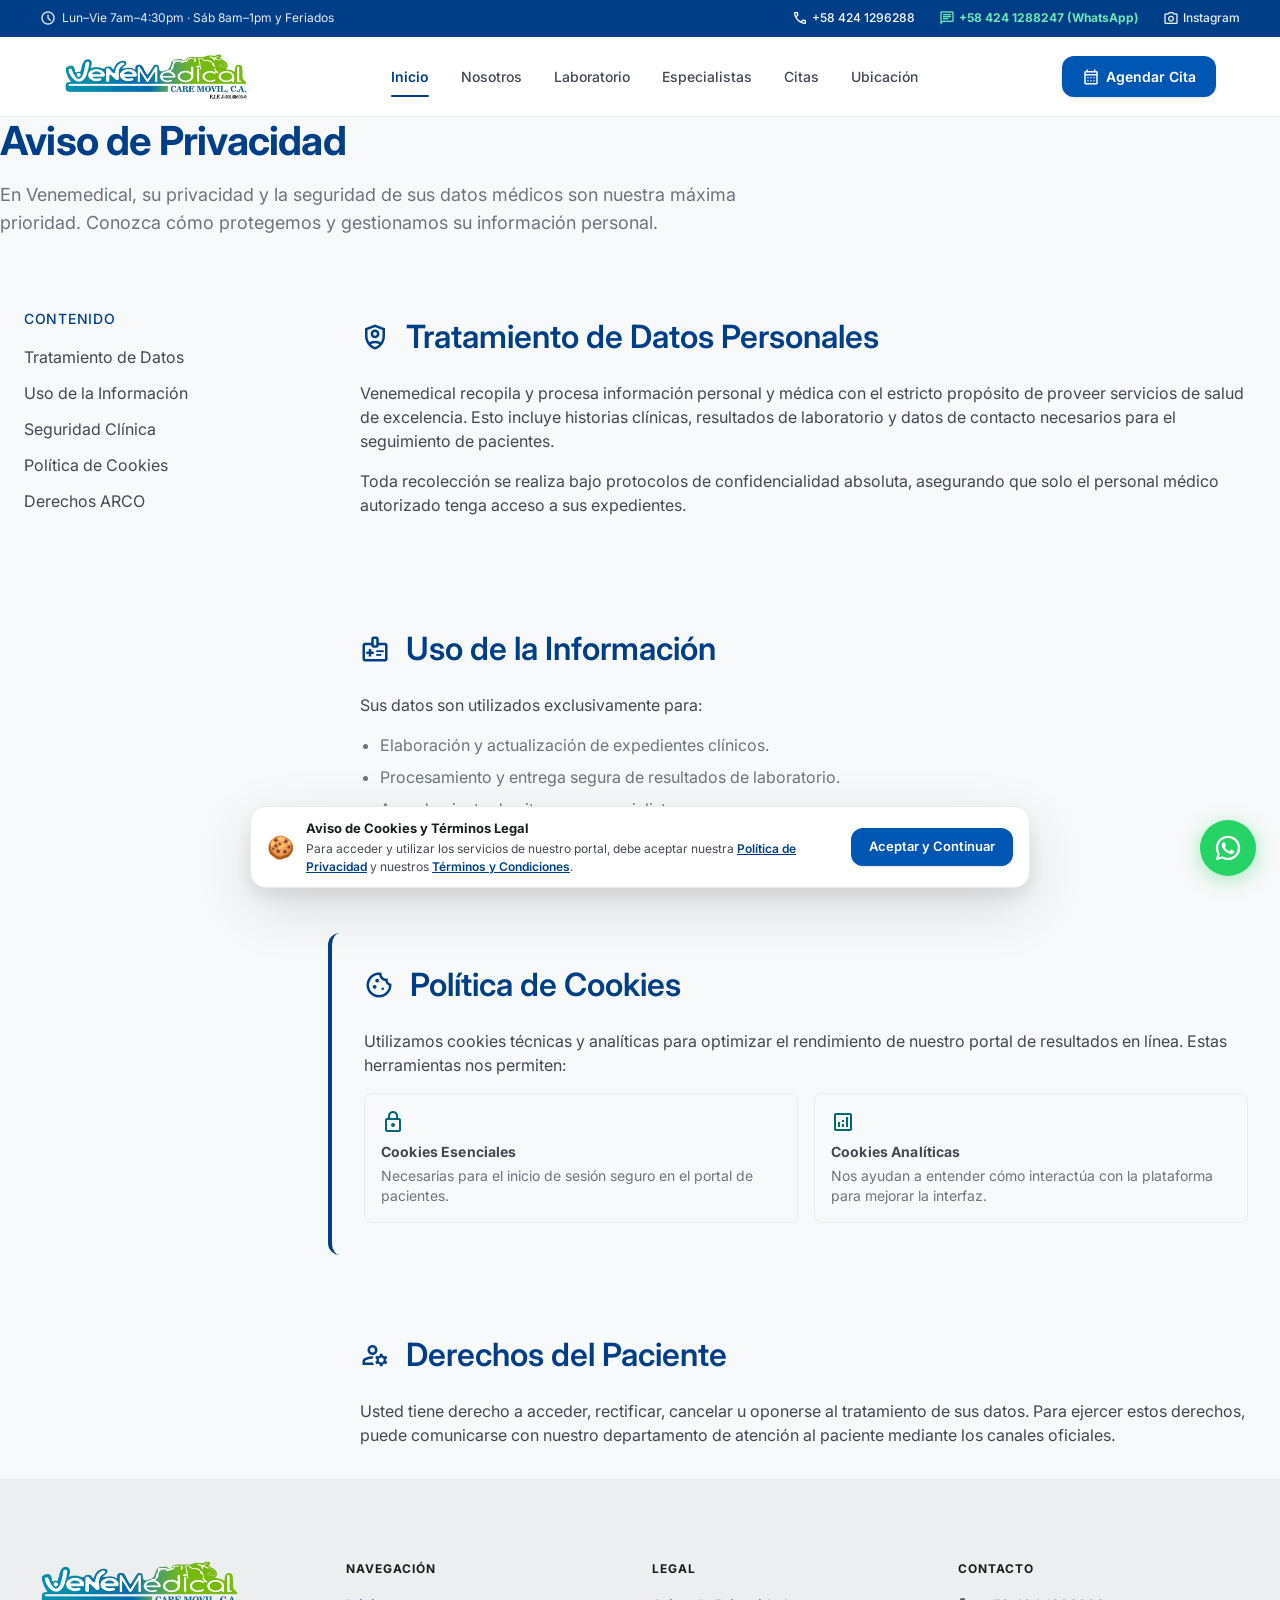
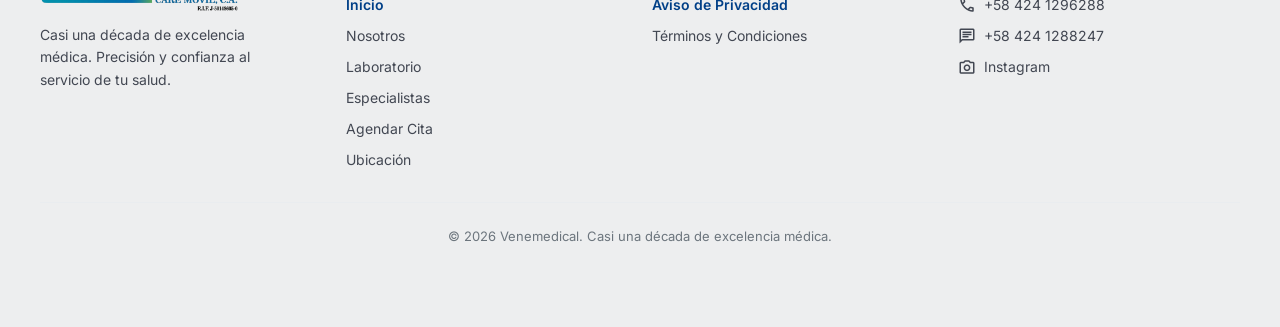
<file: aviso-de-privacidad/index.html>
<!DOCTYPE html>
<html lang="es" class="scroll-smooth">
<head>
  <meta charset="utf-8">
  <meta name="viewport" content="width=device-width, initial-scale=1.0">
  <title>Aviso de Privacidad y Protección de Datos Médicos | Venemedical</title>
  <meta name="description" content="Política de privacidad y protección de datos e historiales clínicos confidenciales de los pacientes de Venemedical Care.">
  <link rel="canonical" href="https://venemedical.com/aviso-de-privacidad/">
  <link rel="icon" href="/favicon.ico" sizes="any">

  <!-- Open Graph -->
    <meta name="keywords" content="privacidad venemedical, proteccion de datos medicos caracas, confidencialidad laboratorio">
  <meta name="author" content="Venemedical Care">
  <meta name="robots" content="index, follow, max-image-preview:large, max-snippet:-1, max-video-preview:-1">
  <meta name="geo.region" content="VE-M">
  <meta name="geo.placename" content="Caracas, Sucre, Palo Verde, Petare">
  <meta name="geo.position" content="10.4806;-66.8150">
  <meta name="ICBM" content="10.4806, -66.8150">

  <!-- Open Graph / Facebook / WhatsApp -->
  <meta property="og:type" content="website">
  <meta property="og:locale" content="es_VE">
  <meta property="og:site_name" content="Venemedical">
  <meta property="og:title" content="Aviso de Privacidad - Venemedical">
  <meta property="og:description" content="Políticas de confidencialidad y tratamiento seguro de información médica de Venemedical.">
  <meta property="og:url" content="https://venemedical.com/aviso-de-privacidad/">
  <meta property="og:image" content="https://venemedical.com/assets/images/unnamed.png">
  <meta property="og:image:alt" content="Venemedical Care">

  <!-- Twitter Cards -->
  <meta name="twitter:card" content="summary_large_image">
  <meta name="twitter:title" content="Aviso de Privacidad - Venemedical">
  <meta name="twitter:description" content="Políticas de confidencialidad y tratamiento seguro de información médica de Venemedical.">
  <meta name="twitter:image" content="https://venemedical.com/assets/images/unnamed.png">



  <!-- Preconnect para velocidad -->
  <link rel="preconnect" href="https://fonts.googleapis.com">
  <link rel="preconnect" href="https://fonts.gstatic.com" crossorigin>

  <!-- Fuentes e iconos sin bloqueo de render -->
  <link rel="preload" as="style" href="https://fonts.googleapis.com/css2?family=Inter:wght@400;500;600;700;800;900&display=swap" onload="this.onload=null;this.rel='stylesheet'">
  <noscript><link rel="stylesheet" href="https://fonts.googleapis.com/css2?family=Inter:wght@400;500;600;700;800;900&display=swap"></noscript>
  <link rel="preload" as="style" href="https://fonts.googleapis.com/css2?family=Material+Symbols+Outlined:opsz,wght,FILL@24,400,0..1&display=block" onload="this.onload=null;this.rel='stylesheet'">
  <noscript><link rel="stylesheet" href="https://fonts.googleapis.com/css2?family=Material+Symbols+Outlined:opsz,wght,FILL@24,400,0..1&display=block"></noscript>


  <!-- Sistema de Diseño Centralizado -->
  <link rel="stylesheet" href="../assets/css/venemedical.css">
  <link rel="stylesheet" href="../assets/css/tailwind.min.css">
  <!-- Clean URL normalizer for SEO -->
  <script id="canonical-url-cleaner">
    if (window.location.pathname.endsWith('/index.html')) {
      var cleanPath = window.location.pathname.replace(/\/index\.html$/, '/') || '/';
      window.history.replaceState(null, '', cleanPath + window.location.search + window.location.hash);
    }
  </script>
</head>
<body class="antialiased">

<!-- ═══ MOBILE DRAWER ══════════════════════════════════════════════ -->
<div id="mobile-backdrop" class="vm-backdrop" aria-hidden="true"></div>

<aside id="mobile-drawer" class="vm-drawer" aria-label="Menú de navegación">
  <div class="vm-drawer-header">
    <a href="/">
      <img src="../assets/images/logo.png" alt="Venemedical Logo" class="vm-drawer-logo" width="160" height="48" loading="lazy" decoding="async">
    </a>
    <button onclick="closeMobileMenu()" class="vm-drawer-close" aria-label="Cerrar menú">
      <span class="material-symbols-outlined">close</span>
    </button>
  </div>

  <nav class="vm-drawer-nav">
    <a href="/" class="vm-drawer-link active" aria-current="page">
      <span class="material-symbols-outlined" style="font-size:22px">home</span>
      Inicio
    </a>
    <a href="/nosotros/" class="vm-drawer-link">
      <span class="material-symbols-outlined" style="font-size:22px">info</span>
      Nosotros
    </a>
    <a href="/laboratorio/" class="vm-drawer-link">
      <span class="material-symbols-outlined" style="font-size:22px">science</span>
      Laboratorio
    </a>
    <a href="/especialistas/" class="vm-drawer-link">
      <span class="material-symbols-outlined" style="font-size:22px">stethoscope</span>
      Especialistas
    </a>
    <a href="/citas/" class="vm-drawer-link">
      <span class="material-symbols-outlined" style="font-size:22px">calendar_month</span>
      Citas
    </a>
    <a href="/ubicacion/" class="vm-drawer-link">
      <span class="material-symbols-outlined" style="font-size:22px">location_on</span>
      Ubicación
    </a>
  </nav>

    <div class="vm-drawer-footer flex flex-col gap-3 p-4 border-t border-border-subtle bg-surface-container-low">
      <div class="flex flex-col gap-2 text-xs font-medium text-text-muted">
        <a href="https://wa.me/584241288247?text=Hola,%20deseo%20atenci%C3%B3n%20en%20Venemedical." target="_blank" rel="noopener noreferrer" class="flex items-center gap-2 p-2 rounded-lg bg-emerald-500/10 text-emerald-700 font-bold hover:bg-emerald-500/20">
          <span class="material-symbols-outlined" style="font-size:18px">chat</span>
          WhatsApp: +58 424 1288247
        </a>
        <a href="tel:+584241296288" class="flex items-center gap-2 p-2 rounded-lg bg-primary/10 text-primary font-semibold hover:bg-primary/20">
          <span class="material-symbols-outlined" style="font-size:18px">call</span>
          Llamar: +58 424 1296288
        </a>
        <a href="https://www.instagram.com/venemedicalcare" target="_blank" rel="noopener noreferrer" class="flex items-center gap-2 p-2 rounded-lg bg-surface-pure text-text-muted hover:text-primary">
          <span class="material-symbols-outlined" style="font-size:18px">photo_camera</span>
          Instagram: @venemedicalcare
        </a>
      </div>

      <a href="/citas/" class="vm-drawer-cta mt-1">
        <span class="material-symbols-outlined" style="font-size:20px">calendar_month</span>
        Agendar Cita Médica
      </a>
    </div>
  </aside>
  <!-- ══════════════════════════════════════════════════════════════ -->

  <!-- TOP CONTACT BAR (FUERA DEL FOOTER) -->
  <div class="bg-primary text-white text-xs py-2 px-gutter border-b border-primary/20 relative z-40">
    <div class="max-w-container-max mx-auto flex flex-wrap items-center justify-between gap-x-6 gap-y-2">
      <!-- Horario -->
      <div class="flex items-center gap-1.5 opacity-90">
        <span class="material-symbols-outlined text-sm" style="font-size:16px">schedule</span>
        <span>Lun–Vie 7am–4:30pm · Sáb 8am–1pm y Feriados</span>
      </div>

      <!-- Quick Contact Channels -->
      <div class="flex items-center gap-4 sm:gap-6 flex-wrap font-medium ml-auto">
        <a href="tel:+584241296288" class="flex items-center gap-1 hover:underline">
          <span class="material-symbols-outlined text-sm" style="font-size:16px">call</span>
          +58 424 1296288
        </a>
        <a href="https://wa.me/584241288247?text=Hola,%20deseo%20atenci%C3%B3n%20en%20Venemedical." target="_blank" rel="noopener noreferrer" class="flex items-center gap-1 text-emerald-300 font-bold hover:underline">
          <span class="material-symbols-outlined text-sm" style="font-size:16px">chat</span>
          +58 424 1288247 (WhatsApp)
        </a>
        <a href="https://www.instagram.com/venemedicalcare" target="_blank" rel="noopener noreferrer" class="flex items-center gap-1 opacity-90 hover:opacity-100 hover:underline">
          <span class="material-symbols-outlined text-sm" style="font-size:16px">photo_camera</span>
          Instagram
        </a>
      </div>
    </div>
  </div>

  <!-- NAVBAR -->
  <header class="vm-navbar" role="banner">
  <div class="vm-navbar-inner">
    <!-- Logo -->
    <a href="/" aria-label="Venemedical - Página de inicio">
      <img src="../assets/images/logo.png" alt="Venemedical Care Logo" class="vm-navbar-logo" width="200" height="48" decoding="async" fetchpriority="high">
    </a>

    <!-- Nav Desktop -->
    <nav aria-label="Navegación principal">
      <ul class="vm-nav-links">
        <li><a href="/" class="vm-nav-link active" aria-current="page">Inicio</a></li>
        <li><a href="/nosotros/" class="vm-nav-link">Nosotros</a></li>
        <li><a href="/laboratorio/" class="vm-nav-link">Laboratorio</a></li>
        <li><a href="/especialistas/" class="vm-nav-link">Especialistas</a></li>
        <li><a href="/citas/" class="vm-nav-link">Citas</a></li>
        <li><a href="/ubicacion/" class="vm-nav-link">Ubicación</a></li>
      </ul>
    </nav>

    <!-- Trailing -->
    <div style="display:flex;align-items:center;gap:12px">
      <a href="/citas/" class="vm-btn-cta" id="nav-cta">
        <span class="material-symbols-outlined" style="font-size:18px">calendar_month</span>
        Agendar Cita
      </a>
      <button onclick="openMobileMenu()" class="vm-menu-toggle" aria-label="Abrir menú">
        <span class="material-symbols-outlined">menu</span>
      </button>
    </div>
  </div>
</header>

<main class="flex-grow">
<!-- Page Header -->
<div class="mb-12 text-center md:text-left">
<h1 class="font-headline-xl text-headline-xl-mobile md:text-headline-xl text-primary mb-4">Aviso de Privacidad</h1>
<p class="font-body-lg text-body-lg text-text-muted max-w-3xl">En Venemedical, su privacidad y la seguridad de sus datos médicos son nuestra máxima prioridad. Conozca cómo protegemos y gestionamos su información personal.</p>
</div>
<div class="grid grid-cols-1 md:grid-cols-12 gap-8 relative">
<!-- Sticky Sidebar Navigation for Policy Sections -->
<aside class="hidden md:block md:col-span-3">
<div class="sticky top-28 glass-card rounded-xl p-6">
<h3 class="font-label-md text-label-md text-primary uppercase tracking-wider mb-4">Contenido</h3>
<ul class="space-y-3 font-body-md text-body-md text-on-surface-variant">
<li class=""><a class="hover:text-primary transition-colors" href="#datos-personales">Tratamiento de Datos</a></li>
<li class=""><a class="hover:text-primary transition-colors" href="#uso-info">Uso de la Información</a></li>
<li class=""><a class="hover:text-primary transition-colors" href="#seguridad">Seguridad Clínica</a></li>
<li class=""><a class="hover:text-primary transition-colors" href="#cookies">Política de Cookies</a></li>
<li class=""><a class="hover:text-primary transition-colors" href="#derechos">Derechos ARCO</a></li>
</ul>
</div>
</aside>
<!-- Policy Content Canvas -->
<div class="md:col-span-9 space-y-12">
<!-- Section 1 -->
<section class="glass-card rounded-xl p-8" id="datos-personales">
<div class="flex items-center gap-4 mb-6">
<span class="material-symbols-outlined text-primary text-3xl">shield_person</span>
<h2 class="font-headline-lg text-headline-lg text-primary">Tratamiento de Datos Personales</h2>
</div>
<div class="font-body-md text-body-md text-on-surface-variant space-y-4">
<p class="">Venemedical recopila y procesa información personal y médica con el estricto propósito de proveer servicios de salud de excelencia. Esto incluye historias clínicas, resultados de laboratorio y datos de contacto necesarios para el seguimiento de pacientes.</p>
<p class="">Toda recolección se realiza bajo protocolos de confidencialidad absoluta, asegurando que solo el personal médico autorizado tenga acceso a sus expedientes.</p>
</div>
</section>
<!-- Section 2 -->
<section class="glass-card rounded-xl p-8" id="uso-info">
<div class="flex items-center gap-4 mb-6">
<span class="material-symbols-outlined text-primary text-3xl">medical_information</span>
<h2 class="font-headline-lg text-headline-lg text-primary">Uso de la Información</h2>
</div>
<div class="font-body-md text-body-md text-on-surface-variant space-y-4">
<p class="">Sus datos son utilizados exclusivamente para:</p>
<ul class="list-disc pl-5 space-y-2 text-text-muted">
<li class="">Elaboración y actualización de expedientes clínicos.</li>
<li class="">Procesamiento y entrega segura de resultados de laboratorio.</li>
<li class="">Agendamiento de citas con especialistas.</li>
<li class="">Comunicaciones urgentes relacionadas con su estado de salud.</li>
</ul>
</div>
</section>
<!-- Section 3 -->
<section class="glass-card rounded-xl p-8 border-l-4 border-l-primary" id="cookies">
<div class="flex items-center gap-4 mb-6">
<span class="material-symbols-outlined text-primary text-3xl">cookie</span>
<h2 class="font-headline-lg text-headline-lg text-primary">Política de Cookies</h2>
</div>
<div class="font-body-md text-body-md text-on-surface-variant space-y-4">
<p class="">Utilizamos cookies técnicas y analíticas para optimizar el rendimiento de nuestro portal de resultados en línea. Estas herramientas nos permiten:</p>
<div class="grid grid-cols-1 sm:grid-cols-2 gap-4 mt-4">
<div class="bg-surface p-4 rounded-lg border border-border-subtle">
<span class="material-symbols-outlined text-secondary mb-2">lock</span>
<h4 class="font-label-md text-label-md font-bold mb-1">Cookies Esenciales</h4>
<p class="text-sm text-text-muted">Necesarias para el inicio de sesión seguro en el portal de pacientes.</p>
</div>
<div class="bg-surface p-4 rounded-lg border border-border-subtle">
<span class="material-symbols-outlined text-secondary mb-2">analytics</span>
<h4 class="font-label-md text-label-md font-bold mb-1">Cookies Analíticas</h4>
<p class="text-sm text-text-muted">Nos ayudan a entender cómo interactúa con la plataforma para mejorar la interfaz.</p>
</div>
</div>
</div>
</section>
<!-- Section 4 -->
<section class="glass-card rounded-xl p-8" id="derechos">
<div class="flex items-center gap-4 mb-6">
<span class="material-symbols-outlined text-primary text-3xl">manage_accounts</span>
<h2 class="font-headline-lg text-headline-lg text-primary">Derechos del Paciente</h2>
</div>
<div class="font-body-md text-body-md text-on-surface-variant space-y-4">
<p class="">Usted tiene derecho a acceder, rectificar, cancelar u oponerse al tratamiento de sus datos. Para ejercer estos derechos, puede comunicarse con nuestro departamento de atención al paciente mediante los canales oficiales.</p>
</div>
</section>
</div>
</div>
</main>

<!-- FOOTER -->
<footer class="vm-footer" role="contentinfo">
  <div class="vm-footer-inner">
    <!-- Brand -->
    <div>
      <a href="/" aria-label="Venemedical inicio">
        <img src="../assets/images/logo.png" alt="Venemedical Logo" class="vm-footer-logo" width="200" height="52" loading="lazy" decoding="async">
      </a>
      <p class="vm-footer-desc">Casi una década de excelencia médica. Precisión y confianza al servicio de tu salud.</p>
    </div>

    <!-- Navegación -->
    <div>
      <p class="vm-footer-heading">Navegación</p>
      <nav class="vm-footer-nav" aria-label="Enlaces del footer">
        <a href="/" class="vm-footer-link active">Inicio</a>
        <a href="/nosotros/" class="vm-footer-link">Nosotros</a>
        <a href="/laboratorio/" class="vm-footer-link">Laboratorio</a>
        <a href="/especialistas/" class="vm-footer-link">Especialistas</a>
        <a href="/citas/" class="vm-footer-link">Agendar Cita</a>
        <a href="/ubicacion/" class="vm-footer-link">Ubicación</a>
      </nav>
    </div>

    <!-- Legal -->
    <div>
      <p class="vm-footer-heading">Legal</p>
      <nav class="vm-footer-nav">
        <a href="/aviso-de-privacidad/" class="vm-footer-link">Aviso de Privacidad</a>
        <a href="/terminos-y-condiciones/" class="vm-footer-link">Términos y Condiciones</a>
      </nav>
    </div>

    <!-- Contacto -->
    <div>
      <p class="vm-footer-heading">Contacto</p>
      <nav class="vm-footer-nav">
        <a href="tel:+584241296288" class="vm-footer-link">
          <span class="material-symbols-outlined" style="font-size:18px">call</span>
          +58 424 1296288
        </a>
        <a href="https://wa.me/584241288247" target="_blank" rel="noopener noreferrer" class="vm-footer-link">
          <span class="material-symbols-outlined" style="font-size:18px">chat</span>
          +58 424 1288247
        </a>
        <a href="https://www.instagram.com/venemedicalcare" target="_blank" rel="noopener noreferrer" class="vm-footer-link">
          <span class="material-symbols-outlined" style="font-size:18px">photo_camera</span>
          Instagram
        </a>
      </nav>
    </div>
  </div>

  <div class="vm-footer-bottom">
    © <span class="vm-copyright-year">2025</span> Venemedical. Casi una década de excelencia médica.
  </div>
</footer>

<!-- COOKIE BANNER / MODAL -->
<div id="vm-cookie-banner" class="vm-cookie-banner" role="dialog" aria-modal="true" aria-label="Aviso de cookies y términos">
  <div class="vm-cookie-inner">
    <div style="font-size:36px;line-height:1">🍪</div>
    <div>
      <h3 style="margin:0 0 8px 0;font-size:18px;font-weight:700;color:var(--color-on-surface)">Aviso de Cookies y Términos Legal</h3>
      <p class="vm-cookie-text">
        Para acceder y utilizar los servicios de nuestro portal, debe aceptar nuestra
        <a href="/aviso-de-privacidad/" style="color:var(--color-primary);text-decoration:underline;font-weight:600">Política de Privacidad</a>
        y nuestros
        <a href="/terminos-y-condiciones/" style="color:var(--color-primary);text-decoration:underline;font-weight:600">Términos y Condiciones</a>.
      </p>
    </div>
    <div class="vm-cookie-actions">
      <button id="vm-cookie-accept" class="vm-btn vm-btn-primary" style="padding:12px 28px;width:100%;font-size:15px;font-weight:600">
        Aceptar y Continuar
      </button>
    </div>
  </div>
</div>

<!-- VENEMEBOT / WHATSAPP FLOTANTE -->
<div class="vm-whatsapp-widget" id="venemebot-container">
  <div class="vm-whatsapp-tooltip">¡Hola! Soy Venemebot 🤖</div>
  <a href="https://wa.me/584241288247?text=Hola,%20Venemebot,%20necesito%20informaci%C3%B3n"
     target="_blank" rel="noopener noreferrer"
     class="vm-whatsapp-btn"
     aria-label="Contactar a Venemebot por WhatsApp">
    <svg xmlns="http://www.w3.org/2000/svg" viewBox="0 0 448 512" class="vm-whatsapp-icon" aria-hidden="true">
      <path fill="currentColor" d="M380.9 97.1C339 55.1 283.2 32 223.9 32c-122.4 0-222 99.6-222 222 0 39.1 10.2 77.3 29.6 111L0 480l117.7-30.9c32.4 17.7 68.9 27 106.1 27h.1c122.3 0 224.1-99.6 224.1-222 0-59.3-25.2-115-67.1-157zm-157 341.6c-33.2 0-65.7-8.9-94-25.7l-6.7-4-69.8 18.3 18.6-68.1-4.4-7C53.7 322.6 45 289 45 254c0-98.7 80.3-179 179-179 47.8 0 92.8 18.6 126.6 52.4 33.8 33.8 52.4 78.8 52.4 126.6 0 98.7-80.3 178.7-179.1 178.7zm101.7-134.1c-5.6-2.8-33.1-16.3-38.2-18.2-5.1-1.9-8.8-2.8-12.5 2.8-3.7 5.6-14.3 18.2-17.6 22-3.3 3.7-6.5 4.2-12.1 1.4-5.6-2.8-23.7-8.7-45.1-27.8-16.7-14.9-28-33.3-31.3-39-3.3-5.6-.4-8.6 2.4-11.4 2.5-2.5 5.6-6.5 8.4-9.8 2.8-3.3 3.7-5.6 5.6-9.3 1.9-3.7 1-6.9-.5-9.8-1.4-2.8-12.5-30.1-17.1-41.2-4.5-10.8-9.1-9.3-12.5-9.5-3.2-.2-6.9-.2-10.6-.2-3.7 0-9.8 1.4-14.9 6.9-5.1 5.6-19.6 19.2-19.6 46.8 0 27.6 20.1 54.3 22.9 58 2.8 3.7 39.6 60.5 95.9 84.9 13.4 5.8 23.9 9.3 32.1 11.9 13.5 4.3 25.8 3.7 35.5 2.3 10.8-1.6 33.1-13.5 37.8-26.6 4.7-13.1 4.7-24.3 3.3-26.6-1.4-2.3-5.1-3.7-10.7-6.5z"/>
    </svg>
  </a>
</div>

<!-- JS compartido (al final del body para no bloquear render) -->
<script src="../assets/js/venemedical.js" defer></script>
</body>
</html>
</file>
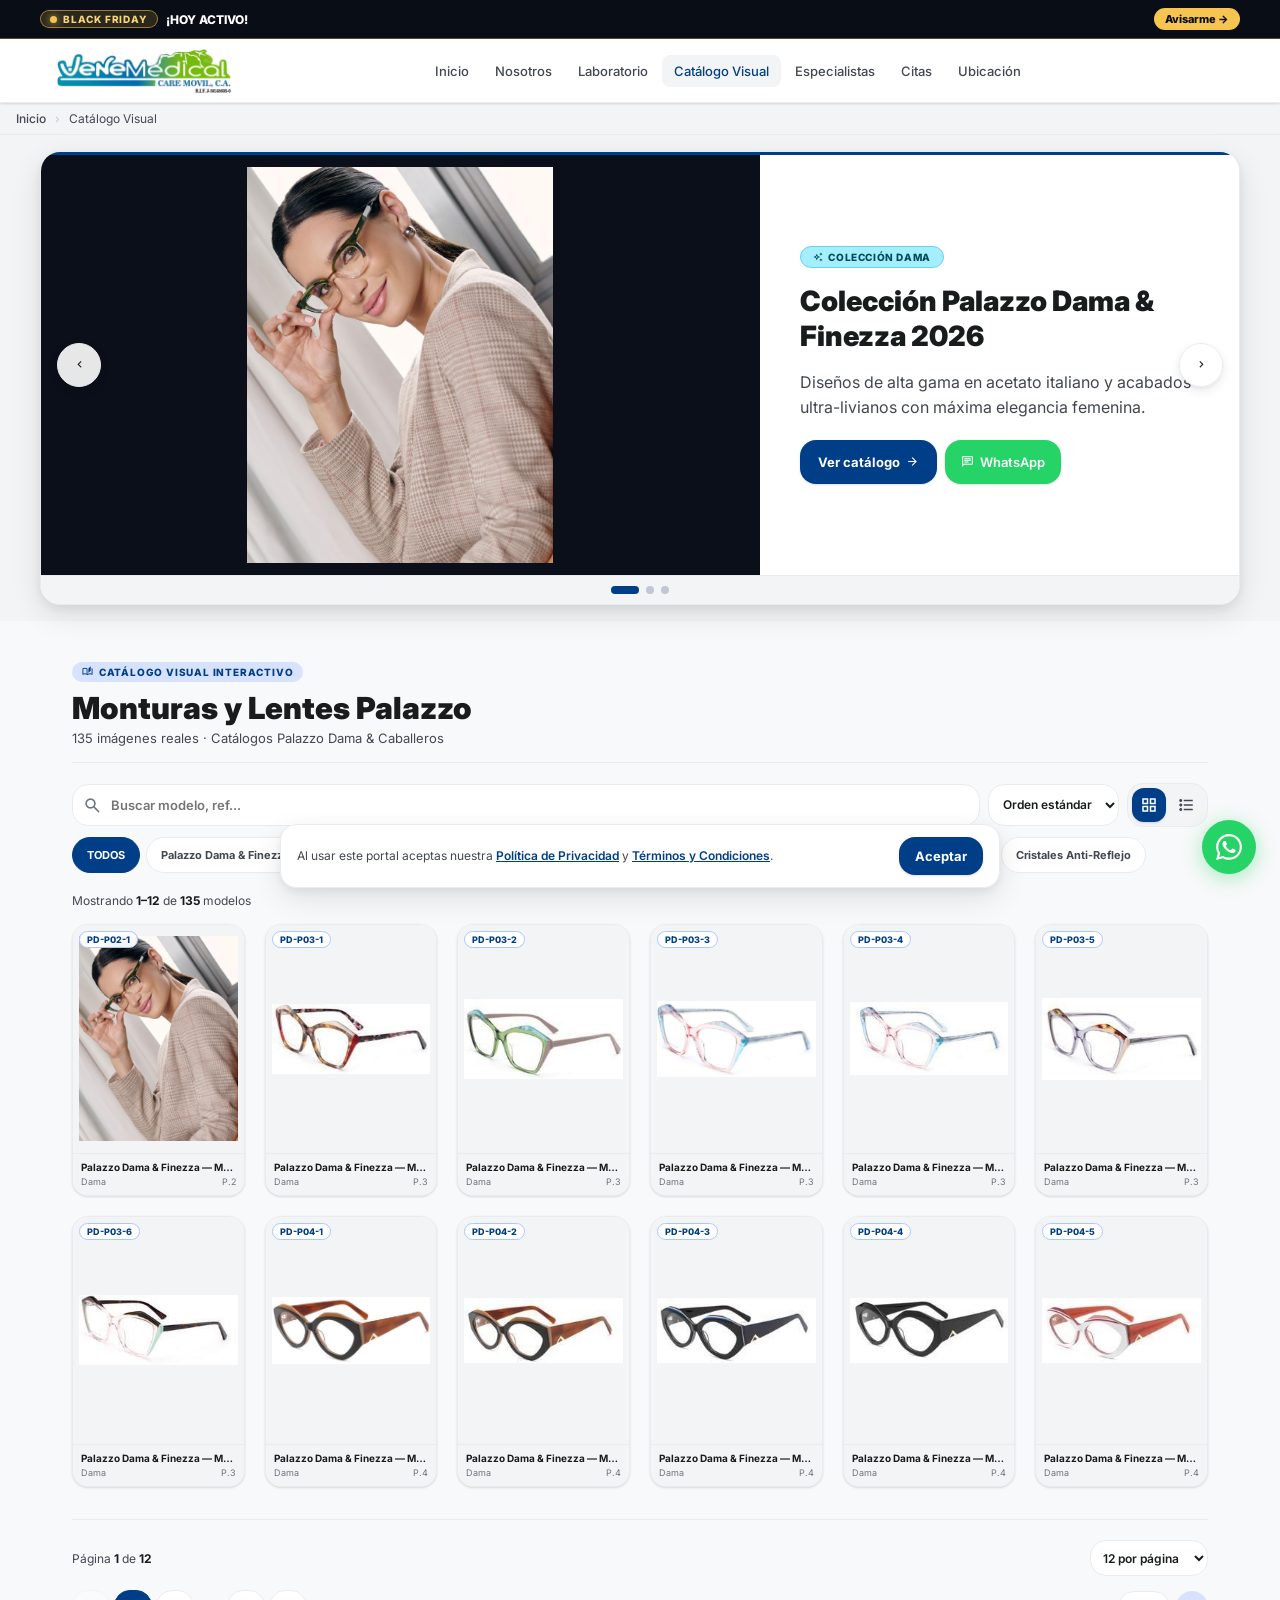
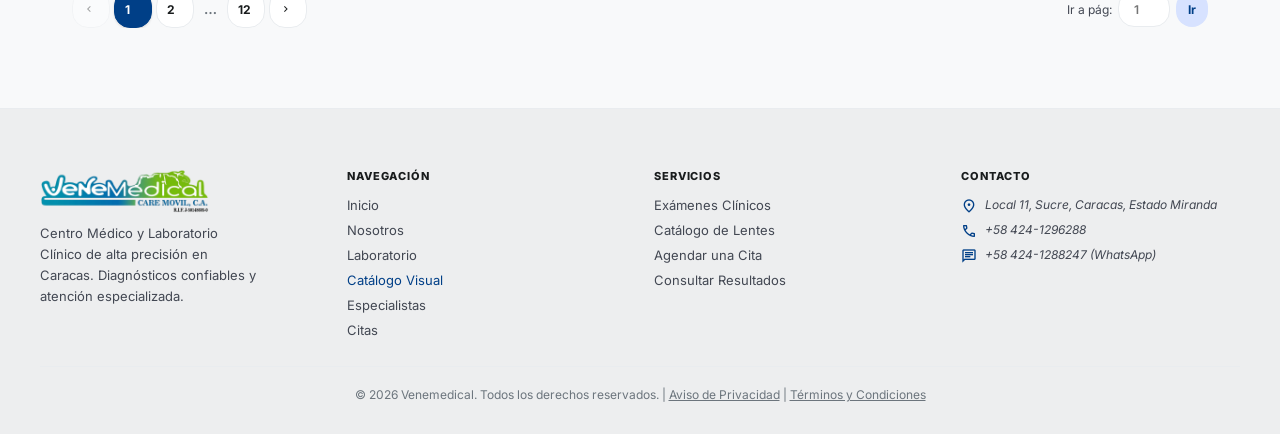
<file: catalogo-visual/index.html>
<!DOCTYPE html>
<html lang="es">
<head>
  <meta charset="utf-8">
  <meta name="viewport" content="width=device-width, initial-scale=1.0, viewport-fit=cover">
  <title>Óptica y Catálogo Visual de Monturas y Lentes Palazzo en Caracas | Venemedical</title>
  <meta name="description" content="Explora el catálogo visual de óptica Venemedical en Caracas: más de 130 monturas y lentes Palazzo para dama, caballero, niño y niña. Atención y envíos en toda Caracas.">
  <link rel="canonical" href="https://venemedical.com/catalogo-visual/">
  <link rel="icon" href="/favicon.ico" sizes="any">
  <meta name="theme-color" content="#003f87">
    <meta name="keywords" content="optica caracas, monturas caracas, lentes caracas, monturas palazzo caracas, catalogo optica caracas, lentes graduados caracas chacao baruta sucre libertador el hatillo, venemedical optica">
  <meta name="author" content="Venemedical Care">
  <meta name="robots" content="index, follow, max-image-preview:large, max-snippet:-1, max-video-preview:-1">
  <meta name="geo.region" content="VE-M">
  <meta name="geo.placename" content="Caracas, Distrito Capital, Miranda, Libertador, Chacao, Baruta, Sucre, El Hatillo, Palo Verde, Petare">
  <meta name="geo.position" content="10.4806;-66.8150">
  <meta name="ICBM" content="10.4806, -66.8150">

  <!-- Open Graph / Facebook / WhatsApp -->
  <meta property="og:type" content="website">
  <meta property="og:locale" content="es_VE">
  <meta property="og:site_name" content="Venemedical">
  <meta property="og:title" content="Óptica y Catálogo de Monturas Palazzo en Caracas | Venemedical">
  <meta property="og:description" content="Catálogo interactivo con más de 130 modelos de monturas y lentes Palazzo para dama, caballero y niños en toda Caracas.">
  <meta property="og:url" content="https://venemedical.com/catalogo-visual/">
  <meta property="og:image" content="https://venemedical.com/assets/images/unnamed.png">
  <meta property="og:image:alt" content="Venemedical Care">

  <!-- Twitter Cards -->
  <meta name="twitter:card" content="summary_large_image">
  <meta name="twitter:title" content="Óptica y Catálogo de Monturas Palazzo en Caracas | Venemedical">
  <meta name="twitter:description" content="Catálogo interactivo con más de 130 modelos de monturas y lentes Palazzo para dama, caballero y niños en toda Caracas.">
  <meta name="twitter:image" content="https://venemedical.com/assets/images/unnamed.png">

  <!-- Schema.org JSON-LD -->
  <script type="application/ld+json">
  
  {
    "@context": "https://schema.org",
    "@type": "CollectionPage",
    "name": "Óptica y Catálogo Visual de Monturas Palazzo - Venemedical Caracas",
    "description": "Catálogo interactivo de monturas y lentes Palazzo para dama, caballero, niño y niña en toda Caracas.",
    "url": "https://venemedical.com/catalogo-visual/",
    "about": {
      "@type": "Optician",
      "name": "Óptica Venemedical Caracas",
      "parentOrganization": {
        "@id": "https://venemedical.com/#organization"
      },
      "areaServed": [
        {
          "@type": "City",
          "name": "Caracas"
        },
        {
          "@type": "AdministrativeArea",
          "name": "Distrito Capital"
        },
        {
          "@type": "AdministrativeArea",
          "name": "Estado Miranda"
        },
        {
          "@type": "AdministrativeArea",
          "name": "Municipio Libertador, Caracas"
        },
        {
          "@type": "AdministrativeArea",
          "name": "Municipio Chacao, Caracas"
        },
        {
          "@type": "AdministrativeArea",
          "name": "Municipio Baruta, Caracas"
        },
        {
          "@type": "AdministrativeArea",
          "name": "Municipio Sucre, Caracas"
        },
        {
          "@type": "AdministrativeArea",
          "name": "Municipio El Hatillo, Caracas"
        },
        {
          "@type": "Place",
          "name": "Palo Verde, Caracas"
        },
        {
          "@type": "Place",
          "name": "Petare, Caracas"
        },
        {
          "@type": "Place",
          "name": "Altamira, Caracas"
        },
        {
          "@type": "Place",
          "name": "Los Palos Grandes, Caracas"
        },
        {
          "@type": "Place",
          "name": "Las Mercedes, Caracas"
        },
        {
          "@type": "Place",
          "name": "Los Dos Caminos, Caracas"
        },
        {
          "@type": "Place",
          "name": "La California, Caracas"
        },
        {
          "@type": "Place",
          "name": "El Marqués, Caracas"
        },
        {
          "@type": "Place",
          "name": "Macaracuay, Caracas"
        },
        {
          "@type": "Place",
          "name": "El Cafetal, Caracas"
        },
        {
          "@type": "Place",
          "name": "Santa Paula, Caracas"
        },
        {
          "@type": "Place",
          "name": "Bello Monte, Caracas"
        },
        {
          "@type": "Place",
          "name": "La Trinidad, Caracas"
        },
        {
          "@type": "Place",
          "name": "Sabana Grande, Caracas"
        },
        {
          "@type": "Place",
          "name": "La Candelaria, Caracas"
        },
        {
          "@type": "Place",
          "name": "San Bernardino, Caracas"
        },
        {
          "@type": "Place",
          "name": "El Paraíso, Caracas"
        },
        {
          "@type": "Place",
          "name": "La Urbina, Caracas"
        },
        {
          "@type": "Place",
          "name": "El Rosal, Caracas"
        },
        {
          "@type": "GeoCircle",
          "geoMidpoint": {
            "@type": "GeoCoordinates",
            "latitude": 10.4806,
            "longitude": -66.815
          },
          "geoRadius": "25000"
        }
      ]
    }
  }
  
  </script>

  <!-- Preconnects críticos -->
  <link rel="preconnect" href="https://fonts.googleapis.com">
  <link rel="preconnect" href="https://fonts.gstatic.com" crossorigin>

  <!-- CSS crítico inline primero, luego el sistema de diseño -->
  <style>
    /* ── Reset base ── */
    *,*::before,*::after{box-sizing:border-box;margin:0;padding:0}
    html{scroll-behavior:smooth;-webkit-text-size-adjust:100%;font-size:16px}
    body{
      font-family:'Inter',system-ui,-apple-system,sans-serif;
      background:#f8f9fa;color:#191c1d;
      display:flex;flex-direction:column;min-height:100vh;
      overflow-x:hidden;
      -webkit-font-smoothing:antialiased;
    }
    img{max-width:100%;height:auto;display:block}
    a{text-decoration:none}
    button{cursor:pointer;border:none;background:transparent;font-family:inherit}

    /* ── Variables de color (desde Venemedical Design System) ── */
    :root{
      --primary:#003f87;
      --primary-dark:#004491;
      --primary-light:#d7e2ff;
      --secondary:#006877;
      --surface:#f8f9fa;
      --surface-pure:#fff;
      --surface-container:#edeeef;
      --surface-container-low:#f3f4f5;
      --on-surface:#191c1d;
      --on-surface-var:#424752;
      --text-muted:#6c757d;
      --border:#E9ECEF;
      --outline-var:#c2c6d4;
      --shadow-sm:0 1px 3px rgba(0,0,0,.06),0 1px 2px rgba(0,0,0,.08);
      --shadow-md:0 4px 12px rgba(0,0,0,.08),0 2px 4px rgba(0,0,0,.06);
      --shadow-lg:0 10px 30px rgba(0,0,0,.10),0 4px 10px rgba(0,0,0,.06);
      --r-sm:.25rem;--r-md:.5rem;--r-lg:.75rem;--r-xl:1rem;--r-2xl:1.25rem;--r-full:9999px;
      --navbar-h:64px;
      --transition:.22s ease;
    }

    /* ── Navbar ── */
    .vm-navbar{
      position:sticky;top:0;z-index:50;height:var(--navbar-h);
      background:rgba(255,255,255,.97);backdrop-filter:blur(14px);
      border-bottom:1px solid var(--border);
      box-shadow:var(--shadow-sm);
    }
    .vm-navbar-inner{
      display:flex;align-items:center;justify-content:space-between;
      max-width:1200px;margin:0 auto;padding:0 16px;height:100%;gap:12px;
    }
    .vm-logo{height:42px;width:auto;display:block}
    .vm-nav{display:none;align-items:center;gap:2px;list-style:none}
    .vm-nav a{
      display:inline-flex;align-items:center;padding:8px 12px;border-radius:var(--r-md);
      font-size:13px;font-weight:500;color:var(--on-surface-var);
      transition:color var(--transition),background var(--transition);white-space:nowrap;
    }
    .vm-nav a:hover,.vm-nav a.active{color:var(--primary);background:var(--surface-container-low)}
    .vm-cta{
      display:inline-flex;align-items:center;gap:6px;
      background:var(--primary);color:#fff;padding:9px 16px;
      border-radius:var(--r-lg);font-size:13px;font-weight:600;
      transition:background var(--transition),transform var(--transition);box-shadow:var(--shadow-sm);
    }
    .vm-cta:hover{background:var(--primary-dark);transform:translateY(-1px)}
    .vm-burger{
      display:flex;align-items:center;justify-content:center;
      width:42px;height:42px;border-radius:var(--r-md);
      color:var(--on-surface);transition:background var(--transition);
    }
    .vm-burger:hover{background:var(--surface-container-low)}
    @media(min-width:1024px){
      .vm-nav{display:flex}
      .vm-burger{display:none}
      .vm-logo{height:46px}
    }

    /* ── Mobile Drawer ── */
    .vm-backdrop{
      position:fixed;inset:0;background:rgba(0,0,0,.45);z-index:98;
      opacity:0;visibility:hidden;transition:opacity var(--transition),visibility var(--transition);
    }
    .vm-backdrop.open{opacity:1;visibility:visible}
    .vm-drawer{
      position:fixed;top:0;right:0;height:100%;width:min(300px,85vw);
      background:var(--surface-pure);z-index:99;box-shadow:var(--shadow-lg);
      transform:translateX(100%);visibility:hidden;transition:transform .3s cubic-bezier(.4,0,.2,1),visibility .3s ease;
      display:flex;flex-direction:column;
    }
    .vm-drawer.open{transform:translateX(0);visibility:visible}
    .vm-drawer-head{
      display:flex;align-items:center;justify-content:space-between;
      padding:14px 16px;border-bottom:1px solid var(--border);height:var(--navbar-h);flex-shrink:0;
    }
    .vm-drawer-logo{height:34px;width:auto}
    .vm-drawer-close{
      width:36px;height:36px;display:flex;align-items:center;justify-content:center;
      border-radius:var(--r-full);color:var(--on-surface);transition:background var(--transition);
    }
    .vm-drawer-close:hover{background:var(--surface-container-low)}
    .vm-drawer-nav{flex:1;overflow-y:auto;padding:10px;display:flex;flex-direction:column;gap:3px}
    .vm-drawer-nav a{
      display:flex;align-items:center;gap:12px;padding:11px 14px;border-radius:12px;
      font-size:14px;font-weight:500;color:var(--on-surface);
      transition:background var(--transition),color var(--transition);
    }
    .vm-drawer-nav a:hover{background:var(--surface-container-low)}
    .vm-drawer-nav a.active{background:var(--primary-light);color:var(--primary);font-weight:600}
    .vm-drawer-nav a .mi{font-size:20px}
    .vm-drawer-foot{padding:14px;border-top:1px solid var(--border);flex-shrink:0}
    .vm-drawer-cta{
      display:flex;align-items:center;justify-content:center;gap:8px;width:100%;
      background:var(--primary);color:#fff;padding:13px;border-radius:12px;
      font-size:14px;font-weight:600;transition:background var(--transition);box-shadow:var(--shadow-sm);
    }
    .vm-drawer-cta:hover{background:var(--primary-dark)}

    /* ── Breadcrumb ── */
    .breadcrumb{
      background:var(--surface-container-low);border-bottom:1px solid var(--border);
      padding:8px 16px;font-size:12px;color:var(--on-surface-var);
    }
    .breadcrumb a{color:var(--on-surface-var);font-weight:500;transition:color var(--transition)}
    .breadcrumb a:hover{color:var(--primary)}
    .breadcrumb .sep{color:var(--outline-var);margin:0 6px}

    /* ══════════════════════════════════════════════
       CARRUSEL
    ══════════════════════════════════════════════ */
    .carousel-section{padding:12px 16px;background:var(--surface-container-low)}
    @media(min-width:640px){.carousel-section{padding:16px 24px}}
    .carousel-wrap{
      max-width:1200px;margin:0 auto;border-radius:20px;overflow:hidden;
      box-shadow:var(--shadow-lg);border:1px solid var(--border);background:var(--surface-pure);
      position:relative;
    }
    /* Barra de progreso (animación CSS pura, 0% CPU JS) */
    @keyframes cpFill{from{transform:scaleX(0)}to{transform:scaleX(1)}}
    .carousel-progress{height:3px;background:var(--surface-container);overflow:hidden}
    .carousel-progress-bar{
      height:100%;width:100%;background:var(--primary);transform-origin:left;transform:scaleX(0);
    }
    .carousel-progress-bar.running{animation:cpFill 5.5s linear forwards}
    .carousel-wrap.paused .carousel-progress-bar.running{animation-play-state:paused}
    /* Track */
    .carousel-track{
      display:flex;will-change:transform;
      transition:transform .6s cubic-bezier(.4,0,.2,1);
    }
    .carousel-slide{
      min-width:100%;display:flex;flex-direction:column;
    }
    @media(min-width:768px){.carousel-slide{flex-direction:row}}
    /* Imagen del slide */
    .slide-img-wrap{
      flex-shrink:0;width:100%;height:200px;
      background:#0a0f1a;overflow:hidden;position:relative;
      display:flex;align-items:center;justify-content:center;
    }
    @media(min-width:480px){.slide-img-wrap{height:240px}}
    @media(min-width:640px){.slide-img-wrap{height:300px}}
    @media(min-width:768px){.slide-img-wrap{width:60%;height:420px}}
    .slide-img-wrap img{
      width:100%;height:100%;object-fit:contain;padding:12px;
      transition:transform 1.2s ease;
    }
    .carousel-slide:hover .slide-img-wrap img{transform:scale(1.04)}
    /* Contenido del slide */
    .slide-content{
      flex:1;padding:20px 18px;display:flex;flex-direction:column;justify-content:center;gap:12px;
      background:var(--surface-pure);
    }
    @media(min-width:640px){.slide-content{padding:28px 24px;gap:16px}}
    @media(min-width:768px){.slide-content{padding:36px 40px}}
    .slide-badge{
      display:inline-flex;align-items:center;gap:5px;
      padding:4px 12px;border-radius:var(--r-full);font-size:10px;font-weight:800;
      letter-spacing:.06em;text-transform:uppercase;width:fit-content;
    }
    .badge-dama    {background:#a4eeff;color:#004e5a;border:1px solid #62d6ed}
    .badge-cabal   {background:var(--primary-light);color:var(--primary);border:1px solid #acc7ff}
    .badge-cristal {background:#83fc8e30;color:#004c17;border:1px solid #66df75}
    .slide-title{font-size:clamp(1.1rem,3vw,1.75rem);font-weight:900;color:var(--on-surface);line-height:1.25}
    .slide-sub{font-size:clamp(.8rem,2vw,1rem);color:var(--on-surface-var);line-height:1.55}
    .slide-actions{display:flex;flex-wrap:wrap;gap:8px;margin-top:4px}
    .btn-primary{
      display:inline-flex;align-items:center;gap:6px;
      padding:10px 18px;border-radius:var(--r-xl);font-size:13px;font-weight:700;
      background:var(--primary);color:#fff;box-shadow:var(--shadow-sm);
      transition:background var(--transition),transform var(--transition);min-height:44px;
    }
    .btn-primary:hover{background:var(--primary-dark);transform:translateY(-1px)}
    .btn-wa{
      display:inline-flex;align-items:center;gap:6px;
      padding:10px 16px;border-radius:var(--r-xl);font-size:13px;font-weight:600;
      background:#25D366;color:#fff;box-shadow:var(--shadow-sm);
      transition:filter var(--transition);min-height:44px;
    }
    .btn-wa:hover{filter:brightness(1.08)}
    .btn-outline{
      display:inline-flex;align-items:center;gap:6px;
      padding:10px 16px;border-radius:var(--r-xl);font-size:13px;font-weight:600;
      border:1.5px solid var(--border);color:var(--on-surface);
      transition:background var(--transition);min-height:44px;
    }
    .btn-outline:hover{background:var(--surface-container-low)}
    /* Flechas del carrusel */
    .carousel-btn{
      position:absolute;top:50%;transform:translateY(-50%);z-index:10;
      width:40px;height:40px;border-radius:var(--r-full);
      background:rgba(255,255,255,.9);backdrop-filter:blur(8px);
      border:1px solid var(--border);box-shadow:var(--shadow-md);
      display:flex;align-items:center;justify-content:center;
      color:var(--on-surface);transition:transform var(--transition),background var(--transition);
    }
    .carousel-btn:hover{transform:translateY(-50%) scale(1.1);background:#fff}
    .carousel-btn.prev{left:10px}
    .carousel-btn.next{right:10px}
    @media(min-width:640px){.carousel-btn{width:44px;height:44px}.carousel-btn.prev{left:16px}.carousel-btn.next{right:16px}}
    /* Dots */
    .carousel-dots{
      display:flex;align-items:center;justify-content:center;gap:7px;
      padding:10px 0;background:var(--surface-container-low);border-top:1px solid var(--border);
    }
    .carousel-dot{
      height:8px;border-radius:var(--r-full);background:var(--outline-var);
      transition:width var(--transition),background var(--transition);width:8px;
    }
    .carousel-dot.active{background:var(--primary);width:28px}

    /* ══════════════════════════════════════════════
       SECCIÓN CATÁLOGO
    ══════════════════════════════════════════════ */
    .catalog-section{
      flex:1;max-width:1200px;width:100%;margin:0 auto;
      padding:24px 14px 48px;
    }
    @media(min-width:640px){.catalog-section{padding:32px 20px 60px}}
    @media(min-width:1024px){.catalog-section{padding:40px 32px 80px}}

    /* Header */
    .catalog-header{margin-bottom:20px;padding-bottom:16px;border-bottom:1px solid var(--border)}
    .catalog-label{
      display:inline-flex;align-items:center;gap:5px;
      font-size:10px;font-weight:800;color:var(--primary);text-transform:uppercase;
      letter-spacing:.08em;background:var(--primary-light);
      padding:4px 10px;border-radius:var(--r-full);margin-bottom:8px;
    }
    .catalog-title{font-size:clamp(1.25rem,4vw,1.9rem);font-weight:900;color:var(--on-surface);line-height:1.2}
    .catalog-subtitle{font-size:13px;color:var(--on-surface-var);margin-top:4px}

    /* Controles */
    .catalog-controls{display:flex;flex-direction:column;gap:10px;margin-bottom:16px}
    .controls-row1{display:flex;flex-wrap:wrap;gap:8px;align-items:center}
    /* Búsqueda */
    .search-wrap{
      position:relative;flex:1;min-width:180px;
    }
    .search-icon{position:absolute;left:11px;top:50%;transform:translateY(-50%);font-size:19px;color:var(--text-muted);pointer-events:none}
    .search-input{
      width:100%;height:42px;padding:0 12px 0 38px;border-radius:var(--r-xl);
      border:1.5px solid var(--border);background:var(--surface-pure);
      font-size:13px;font-weight:600;color:var(--on-surface);font-family:inherit;
      transition:border-color var(--transition),box-shadow var(--transition);
    }
    .search-input:focus{outline:none;border-color:var(--primary);box-shadow:0 0 0 3px rgba(0,63,135,.12)}
    /* Sort */
    .sort-sel{
      height:42px;padding:0 10px;border-radius:var(--r-xl);
      border:1.5px solid var(--border);background:var(--surface-pure);
      font-size:12px;font-weight:600;color:var(--on-surface);font-family:inherit;
      transition:border-color var(--transition);
    }
    .sort-sel:focus{outline:none;border-color:var(--primary)}
    /* Vista Toggle */
    .view-toggle{
      display:flex;align-items:center;gap:3px;
      background:var(--surface-container-low);border:1.5px solid var(--border);
      border-radius:var(--r-xl);padding:4px;flex-shrink:0;
    }
    .view-btn{
      width:34px;height:34px;border-radius:var(--r-lg);display:flex;
      align-items:center;justify-content:center;font-size:18px;
      color:var(--on-surface-var);transition:background var(--transition),color var(--transition);
    }
    .view-btn.active{background:var(--primary);color:#fff;box-shadow:var(--shadow-sm)}

    /* Chips de colección */
    .chips-row{
      display:flex;gap:6px;overflow-x:auto;padding-bottom:4px;
      -ms-overflow-style:none;scrollbar-width:none;
    }
    .chips-row::-webkit-scrollbar{display:none}
    .chip{
      flex-shrink:0;padding:7px 14px;border-radius:var(--r-full);font-size:11px;font-weight:700;
      border:1.5px solid var(--border);background:var(--surface-pure);color:var(--on-surface-var);
      transition:background var(--transition),color var(--transition),border-color var(--transition);
      min-height:36px;white-space:nowrap;
    }
    .chip:hover,.chip.active{background:var(--primary);color:#fff;border-color:var(--primary)}

    /* Stats bar */
    .stats-bar{
      display:flex;flex-wrap:wrap;align-items:center;justify-content:space-between;gap:8px;
      font-size:12px;color:var(--on-surface-var);margin-bottom:16px;
    }
    .stats-bar strong{color:var(--on-surface)}

    /* ── GRID (CSS puro, sin Tailwind) ── */
    .catalog-grid{
      display:grid;
      grid-template-columns:repeat(2,1fr);
      gap:10px;
    }
    @media(min-width:400px){.catalog-grid{gap:12px}}
    @media(min-width:520px){.catalog-grid{grid-template-columns:repeat(3,1fr);gap:14px}}
    @media(min-width:768px){.catalog-grid{grid-template-columns:repeat(4,1fr);gap:16px}}
    @media(min-width:1024px){.catalog-grid{grid-template-columns:repeat(5,1fr);gap:18px}}
    @media(min-width:1200px){.catalog-grid{grid-template-columns:repeat(6,1fr);gap:20px}}

    /* Tarjeta cuadrícula */
    .card{
      background:var(--surface-pure);border:1px solid var(--border);
      border-radius:var(--r-xl);overflow:hidden;
      box-shadow:var(--shadow-sm);display:flex;flex-direction:column;
      cursor:pointer;position:relative;
      transition:transform .28s ease,box-shadow .28s ease;
    }
    .card:hover{transform:translateY(-4px);box-shadow:var(--shadow-lg)}
    .card-img-wrap{
      position:relative;width:100%;overflow:hidden;
      background:var(--surface-container-low);aspect-ratio:3/4;
    }
    .card img{
      width:100%;height:100%;object-fit:contain;padding:6px;
      transition:transform .4s ease, opacity .4s ease;
      opacity:0;
    }
    .card img.loaded{opacity:1}
    .card:hover img.loaded{transform:scale(1.07)}
    /* Skeleton shimmer */
    @keyframes shimmer{
      0%{background-position:-800px 0}
      100%{background-position:800px 0}
    }
    .skeleton{
      position:absolute;inset:0;
      background:linear-gradient(90deg,#edeeef 25%,#e1e3e4 50%,#edeeef 75%);
      background-size:800px 100%;animation:shimmer 1.4s linear infinite;
    }
    .skeleton.done{display:none}
    /* Badge ref */
    .card-ref{
      position:absolute;top:6px;left:6px;z-index:2;
      font-size:9px;font-weight:800;color:var(--primary);
      background:rgba(255,255,255,.95);border:1px solid #acc7ff;
      padding:2px 7px;border-radius:var(--r-full);
      backdrop-filter:blur(4px);
    }
    /* Overlay hover */
    .card-overlay{
      position:absolute;inset:0;background:rgba(0,63,135,.22);
      opacity:0;transition:opacity .25s ease;
      display:flex;align-items:flex-end;justify-content:center;padding-bottom:12px;gap:6px;
    }
    .card:hover .card-overlay{opacity:1}
    .card-overlay-btn{
      display:inline-flex;align-items:center;gap:4px;
      padding:6px 12px;border-radius:var(--r-full);font-size:10px;font-weight:700;
      white-space:nowrap;
      transition:transform .2s ease;transform:translateY(6px);
    }
    .card:hover .card-overlay-btn{transform:translateY(0)}
    .cob-zoom{background:#fff;color:var(--primary)}
    .cob-wa{background:#25D366;color:#fff}
    /* Footer tarjeta */
    .card-foot{
      padding:7px 8px 8px;border-top:1px solid var(--border);
      background:var(--surface-container-low);
    }
    .card-name{
      font-size:10px;font-weight:700;color:var(--on-surface);
      white-space:nowrap;overflow:hidden;text-overflow:ellipsis;line-height:1.3;
    }
    .card-meta{
      display:flex;justify-content:space-between;
      font-size:9px;color:var(--text-muted);margin-top:2px;
    }

    /* ── LISTA ── */
    .catalog-list{display:flex;flex-direction:column;gap:8px}
    .list-card{
      display:flex;align-items:center;justify-content:space-between;gap:10px;
      background:var(--surface-pure);border:1px solid var(--border);border-radius:var(--r-xl);
      padding:10px 12px;box-shadow:var(--shadow-sm);cursor:pointer;
      transition:box-shadow var(--transition),background var(--transition);
    }
    .list-card:hover{box-shadow:var(--shadow-md);background:var(--surface-container-low)}
    .list-thumb{
      width:60px;height:60px;flex-shrink:0;
      background:var(--surface-container-low);border-radius:var(--r-lg);overflow:hidden;
      position:relative;
    }
    @media(min-width:480px){.list-thumb{width:72px;height:72px}}
    .list-thumb img{width:100%;height:100%;object-fit:contain;padding:4px;opacity:0;transition:opacity .3s}
    .list-thumb img.loaded{opacity:1}
    .list-thumb .skeleton{border-radius:var(--r-lg)}
    .list-info{flex:1;min-width:0}
    .list-ref{
      display:inline-block;font-size:10px;font-weight:800;
      color:var(--primary);background:var(--primary-light);
      padding:2px 8px;border-radius:var(--r-full);margin-bottom:4px;
    }
    .list-name{font-size:12px;font-weight:700;color:var(--on-surface);white-space:nowrap;overflow:hidden;text-overflow:ellipsis}
    .list-sub{font-size:11px;color:var(--text-muted);margin-top:1px;white-space:nowrap;overflow:hidden;text-overflow:ellipsis}
    .list-actions{display:flex;gap:6px;flex-shrink:0}
    .list-btn{
      display:inline-flex;align-items:center;gap:3px;
      padding:7px 10px;border-radius:var(--r-lg);font-size:11px;font-weight:700;
      min-height:36px;transition:filter var(--transition);
    }
    .list-btn.view{background:var(--surface-container);color:var(--on-surface)}
    .list-btn.view:hover{background:var(--surface-container-low)}
    .list-btn.wa{background:#25D366;color:#fff}
    .list-btn.wa:hover{filter:brightness(1.08)}

    /* ── Empty State ── */
    .empty{
      display:flex;flex-direction:column;align-items:center;justify-content:center;
      text-align:center;padding:60px 20px;background:var(--surface-container-low);
      border-radius:var(--r-2xl);border:1px solid var(--border);
    }
    .empty .mi{font-size:56px;color:var(--primary);opacity:.5;margin-bottom:12px}
    .empty h3{font-size:15px;font-weight:800;color:var(--on-surface)}
    .empty p{font-size:13px;color:var(--text-muted);margin-top:4px;max-width:300px}
    .empty button{margin-top:16px}

    /* ══════════════════════════════════════════════
       PAGINADOR
    ══════════════════════════════════════════════ */
    .pagination{margin-top:32px;padding-top:20px;border-top:1px solid var(--border)}
    .pag-info-row{display:flex;flex-wrap:wrap;align-items:center;justify-content:space-between;gap:10px;margin-bottom:14px}
    .pag-info{font-size:12px;color:var(--on-surface-var)}
    .pag-info strong{color:var(--on-surface)}
    .per-page-sel{
      height:36px;padding:0 8px;border-radius:var(--r-xl);border:1.5px solid var(--border);
      background:var(--surface-pure);font-size:12px;font-weight:600;color:var(--on-surface);font-family:inherit;
    }
    .pag-btns-row{display:flex;align-items:center;justify-content:space-between;gap:10px;flex-wrap:wrap}
    .pag-btns{
      display:flex;align-items:center;gap:4px;overflow-x:auto;
      -ms-overflow-style:none;scrollbar-width:none;
    }
    .pag-btns::-webkit-scrollbar{display:none}
    .pag-btn{
      height:38px;min-width:38px;padding:0 10px;border-radius:var(--r-xl);
      font-size:12px;font-weight:700;border:1.5px solid var(--border);
      background:var(--surface-pure);color:var(--on-surface);
      transition:background var(--transition),color var(--transition);
      display:flex;align-items:center;gap:4px;white-space:nowrap;flex-shrink:0;
    }
    .pag-btn:hover:not(:disabled){background:var(--surface-container-low)}
    .pag-btn.active{background:var(--primary);color:#fff;border-color:var(--primary);box-shadow:var(--shadow-sm)}
    .pag-btn:disabled{opacity:.4;cursor:not-allowed}
    .pag-ellipsis{padding:0 6px;color:var(--text-muted);font-weight:700;font-size:13px;flex-shrink:0}
    .pag-jump{display:flex;align-items:center;gap:6px;font-size:12px;color:var(--on-surface-var)}
    .pag-jump input{
      width:52px;height:36px;text-align:center;border-radius:var(--r-xl);
      border:1.5px solid var(--border);font-size:12px;font-weight:600;font-family:inherit;
      background:var(--surface-pure);color:var(--on-surface);
    }
    .pag-jump input:focus{outline:none;border-color:var(--primary)}
    .pag-jump button{
      height:36px;padding:0 12px;border-radius:var(--r-xl);font-size:12px;font-weight:700;
      background:var(--primary-light);color:var(--primary);
      transition:background var(--transition),color var(--transition);
    }
    .pag-jump button:hover{background:var(--primary);color:#fff}

    /* ══════════════════════════════════════════════
       LIGHTBOX MODAL
    ══════════════════════════════════════════════ */
    .modal-overlay{
      position:fixed;inset:0;z-index:200;
      background:rgba(0,0,0,.88);backdrop-filter:blur(10px);
      display:none;align-items:center;justify-content:center;
      padding:12px;animation:modalIn .2s ease both;
    }
    @keyframes modalIn{from{opacity:0}to{opacity:1}}
    .modal-overlay.open{display:flex}
    .modal-panel{
      max-width:900px;width:100%;max-height:94vh;
      background:var(--surface-pure);border-radius:20px;
      overflow:hidden;display:flex;flex-direction:column;
      box-shadow:0 24px 80px rgba(0,0,0,.35);border:1px solid var(--border);
      animation:panelIn .25s cubic-bezier(.4,0,.2,1) both;
    }
    @keyframes panelIn{from{opacity:0;transform:scale(.96) translateY(10px)}to{opacity:1;transform:scale(1) translateY(0)}}
    .modal-head{
      display:flex;align-items:center;justify-content:space-between;gap:10px;
      padding:12px 16px;border-bottom:1px solid var(--border);background:var(--surface-container-low);
      flex-shrink:0;
    }
    @media(min-width:640px){.modal-head{padding:14px 22px}}
    .modal-ref{font-size:11px;font-weight:800;color:var(--primary);background:var(--primary-light);padding:3px 10px;border-radius:var(--r-full)}
    .modal-title{font-size:13px;font-weight:800;color:var(--on-surface)}
    .modal-sub{font-size:11px;color:var(--text-muted)}
    .modal-close{
      width:38px;height:38px;border-radius:var(--r-full);display:flex;
      align-items:center;justify-content:center;flex-shrink:0;
      background:var(--surface-container);color:var(--on-surface);font-size:20px;
      transition:background var(--transition);
    }
    .modal-close:hover{background:var(--surface-container-low)}
    .modal-body{
      flex:1;overflow:auto;display:flex;align-items:center;justify-content:center;
      background:#0a0f1a;position:relative;min-height:260px;
    }
    @media(min-width:640px){.modal-body{min-height:360px}}
    .modal-body img{
      max-height:65vh;max-width:100%;object-fit:contain;
      padding:12px;border-radius:12px;
    }
    .modal-nav-btn{
      position:absolute;top:50%;transform:translateY(-50%);
      width:40px;height:40px;border-radius:var(--r-full);
      background:rgba(255,255,255,.12);backdrop-filter:blur(8px);
      border:1px solid rgba(255,255,255,.2);color:#fff;font-size:22px;
      display:flex;align-items:center;justify-content:center;
      transition:background var(--transition);z-index:5;
    }
    .modal-nav-btn:hover{background:rgba(255,255,255,.22)}
    .modal-nav-btn.prev{left:8px}
    .modal-nav-btn.next{right:8px}
    .modal-foot{
      display:flex;flex-direction:column;gap:8px;padding:12px 16px;
      border-top:1px solid var(--border);background:var(--surface-container-low);flex-shrink:0;
    }
    @media(min-width:480px){.modal-foot{flex-direction:row;align-items:center;justify-content:space-between;gap:12px}}
    .modal-hint{font-size:11px;color:var(--text-muted);display:flex;align-items:center;gap:5px}
    .modal-hint .mi{font-size:14px;color:var(--primary)}

    /* ══════════════════════════════════════════════
       FOOTER
    ══════════════════════════════════════════════ */
    .site-footer{
      background:var(--surface-container);padding:48px 16px 24px;
      border-top:1px solid var(--border);margin-top:auto;
    }
    @media(min-width:640px){.site-footer{padding:60px 24px 32px}}
    .footer-grid{
      max-width:1200px;margin:0 auto;
      display:grid;grid-template-columns:1fr;gap:28px;
    }
    @media(min-width:640px){.footer-grid{grid-template-columns:repeat(2,1fr)}}
    @media(min-width:1024px){.footer-grid{grid-template-columns:repeat(4,1fr)}}
    .footer-logo{height:44px;width:auto;margin-bottom:10px}
    .footer-desc{font-size:13px;color:var(--on-surface-var);line-height:1.6;max-width:220px}
    .footer-heading{
      font-size:11px;font-weight:800;color:var(--on-surface);
      text-transform:uppercase;letter-spacing:.08em;margin-bottom:14px;
    }
    .footer-nav{display:flex;flex-direction:column;gap:9px}
    .footer-link{font-size:13px;color:var(--on-surface-var);transition:color var(--transition)}
    .footer-link:hover,.footer-link.active{color:var(--primary)}
    .footer-contact p{display:flex;align-items:flex-start;gap:8px;font-size:12px;color:var(--on-surface-var);margin-bottom:8px}
    .footer-contact .mi{font-size:16px;color:var(--primary);flex-shrink:0;margin-top:1px}
    .footer-bottom{
      max-width:1200px;margin:28px auto 0;padding-top:20px;
      border-top:1px solid var(--border);text-align:center;font-size:12px;color:var(--text-muted);
    }
    .footer-bottom a{color:var(--text-muted);text-decoration:underline;transition:color var(--transition)}
    .footer-bottom a:hover{color:var(--primary)}

    /* ── WhatsApp FAB ── */
    .wa-fab{position:fixed;bottom:22px;right:18px;z-index:100;display:flex;align-items:center;gap:8px}
    @media(min-width:640px){.wa-fab{bottom:26px;right:24px}}
    .wa-tooltip{
      background:#001f25;color:#fff;padding:7px 12px;
      border-radius:var(--r-full);font-size:12px;font-weight:600;
      box-shadow:var(--shadow-md);opacity:0;transform:translateX(8px);
      transition:all var(--transition);pointer-events:none;white-space:nowrap;
    }
    .wa-fab:hover .wa-tooltip{opacity:1;transform:translateX(0)}
    .wa-btn{
      width:54px;height:54px;background:#25D366;color:#fff;border-radius:var(--r-full);
      display:flex;align-items:center;justify-content:center;
      box-shadow:0 4px 20px rgba(37,211,102,.4);
      animation:waPulse 2.5s infinite;transition:transform var(--transition);
    }
    .wa-btn:hover{transform:scale(1.1);animation-play-state:paused}
    @keyframes waPulse{
      0%{box-shadow:0 0 0 0 rgba(37,211,102,.7)}
      70%{box-shadow:0 0 0 14px rgba(37,211,102,0)}
      100%{box-shadow:0 0 0 0 rgba(37,211,102,0)}
    }
    .wa-btn svg{width:26px;height:26px}

    /* ── Material Symbols ── */
    .mi{
      font-family:'Material Symbols Outlined';font-variation-settings:'FILL' 0,'wght' 400,'GRAD' 0,'opsz' 24;
      font-style:normal;user-select:none;line-height:1;display:inline-flex;align-items:center;
    }

    /* ── CTA navbar al hacer scroll + Cookie bar no bloqueante ── */
    #nav-wa{display:none}
    .vm-navbar.scrolled #nav-wa{display:inline-flex}
    .vm-cookie-banner{
      position:fixed;left:0;right:0;bottom:0;z-index:150;padding:12px 16px;
      pointer-events:none;transition:opacity .25s ease,transform .25s ease;
    }
    .vm-cookie-banner.hidden{opacity:0;transform:translateY(16px);pointer-events:none;display:none}
    .vm-cookie-inner{
      pointer-events:auto;max-width:720px;margin:0 auto;background:var(--surface-pure);
      border:1px solid var(--border);border-radius:var(--r-xl);padding:12px 16px;
      box-shadow:var(--shadow-lg);display:flex;flex-wrap:wrap;align-items:center;
      justify-content:space-between;gap:12px;
    }
    .vm-cookie-text{font-size:12px;color:var(--on-surface-var);line-height:1.45;flex:1;min-width:200px}
    .vm-cookie-text a{color:var(--primary);text-decoration:underline;font-weight:600}
    .vm-bf-nums{font-variant-numeric:tabular-nums}
    .vm-bf-dot{width:7px;height:7px;border-radius:9999px;background:#f5c451;box-shadow:0 0 8px #f5c451;display:inline-block;flex-shrink:0}
    .vm-bf-bar{background:#090d16;color:#f8fafc;font-size:12px;padding:8px 16px;border-bottom:1px solid rgba(245,196,81,.35);position:relative;z-index:40}
    .vm-bf-bar-inner{max-width:1200px;margin:0 auto;display:flex;align-items:center;justify-content:space-between;gap:10px}
    .vm-bf-bar-left{display:flex;align-items:center;gap:8px;min-width:0;white-space:nowrap}
    .vm-bf-pill{display:inline-flex;align-items:center;gap:6px;background:rgba(245,196,81,.14);color:#f8d477;border:1px solid rgba(245,196,81,.55);font-size:10px;font-weight:800;letter-spacing:.08em;padding:2px 9px;border-radius:9999px;white-space:nowrap}
    .vm-bf-bar-label{color:#cbd5e1;font-size:12px}.vm-bf-bar-label strong{color:#fff;font-weight:800}
    .vm-bf-bar-cta{background:#f5c451;color:#090d16;font-size:11px;font-weight:800;padding:4px 11px;border-radius:9999px;text-decoration:none;white-space:nowrap;flex-shrink:0}
    @media(max-width:767px){
      input:not([type="checkbox"]):not([type="radio"]),select,textarea{font-size:16px!important}
      body:not(.cookies-accepted) .wa-fab{bottom:108px}
    }
  </style>

  <!-- Cargar fuentes e iconos de forma diferida -->
  <link rel="preload" as="style" href="https://fonts.googleapis.com/css2?family=Inter:wght@400;500;600;700;800;900&display=swap" onload="this.onload=null;this.rel='stylesheet'">
  <noscript><link rel="stylesheet" href="https://fonts.googleapis.com/css2?family=Inter:wght@400;500;600;700;800;900&display=swap"></noscript>
  <link rel="preload" as="style" href="https://fonts.googleapis.com/css2?family=Material+Symbols+Outlined:opsz,wght,FILL@24,400,0..1&display=block" onload="this.onload=null;this.rel='stylesheet'">
  <noscript><link rel="stylesheet" href="https://fonts.googleapis.com/css2?family=Material+Symbols+Outlined:opsz,wght,FILL@24,400,0..1&display=block"></noscript>
  <!-- Clean URL normalizer for SEO -->
  <script id="canonical-url-cleaner">
    if (window.location.pathname.endsWith('/index.html')) {
      var cleanPath = window.location.pathname.replace(/\/index\.html$/, '/') || '/';
      window.history.replaceState(null, '', cleanPath + window.location.search + window.location.hash);
    }
  </script>
</head>

<body>

<!-- ═══════════ MOBILE DRAWER ═══════════ -->
<div id="mobile-backdrop" class="vm-backdrop" aria-hidden="true"></div>
<aside id="mobile-drawer" class="vm-drawer" aria-label="Menú" role="navigation">
  <div class="vm-drawer-head">
    <a href="/" aria-label="Inicio"><img src="../assets/images/logo.png" alt="Venemedical" class="vm-drawer-logo" loading="lazy" decoding="async"></a>
    <button id="drawer-close" onclick="closeMobileMenu()" class="vm-drawer-close" aria-label="Cerrar"><span class="mi">close</span></button>
  </div>
  <nav class="vm-drawer-nav">
    <a href="/"><span class="mi">home</span>Inicio</a>
    <a href="/nosotros/"><span class="mi">info</span>Nosotros</a>
    <a href="/laboratorio/"><span class="mi">science</span>Laboratorio</a>
    <a href="/catalogo-visual/" class="active" aria-current="page"><span class="mi">auto_stories</span>Catálogo Visual</a>
    <a href="/especialistas/"><span class="mi">stethoscope</span>Especialistas</a>
    <a href="/citas/"><span class="mi">calendar_month</span>Citas</a>
    <a href="/ubicacion/"><span class="mi">location_on</span>Ubicación</a>
  </nav>
  <div class="vm-drawer-foot" style="padding:14px;display:flex;flex-direction:column;gap:12px">
    <div style="display:flex;flex-direction:column;gap:8px;font-size:12px;font-weight:500">
      <a href="https://wa.me/584241288247?text=Hola,%20deseo%20atenci%C3%B3n%20en%20Venemedical." target="_blank" rel="noopener noreferrer" style="display:flex;align-items:center;gap:8px;padding:8px;border-radius:8px;background:rgba(16,185,129,.1);color:#047857;font-weight:700;text-decoration:none">
        <span class="mi" style="font-size:18px">chat</span>
        WhatsApp: +58 424 1288247
      </a>
      <a href="tel:+584241296288" style="display:flex;align-items:center;gap:8px;padding:8px;border-radius:8px;background:var(--primary-light);color:var(--primary);font-weight:600;text-decoration:none">
        <span class="mi" style="font-size:18px">call</span>
        Llamar: +58 424 1296288
      </a>
      <a href="https://www.instagram.com/venemedicalcare" target="_blank" rel="noopener noreferrer" style="display:flex;align-items:center;gap:8px;padding:8px;border-radius:8px;color:var(--on-surface-var);text-decoration:none">
        <span class="mi" style="font-size:18px">photo_camera</span>
        Instagram: @venemedicalcare
      </a>
    </div>
    <a href="/citas/" class="vm-drawer-cta">
      <span class="mi" style="font-size:18px">calendar_month</span>Agendar Cita Médica
    </a>
  </div>
</aside>

<!-- ═══ TOP CONTACT BAR (FUERA DEL FOOTER) ═══ -->
<div style="background:var(--primary);color:#fff;font-size:12px;padding:8px 20px;border-bottom:1px solid rgba(255,255,255,.15);position:relative;z-index:40">
  <div style="max-width:1200px;margin:0 auto;display:flex;flex-wrap:wrap;align-items:center;justify-content:space-between;gap:8px 24px">
    <div style="display:flex;align-items:center;gap:6px;opacity:.9">
      <span class="mi" style="font-size:16px">schedule</span>
      <span>Lun–Vie 7am–4:30pm · Sáb 8am–1pm y Feriados</span>
    </div>
    <div style="display:flex;align-items:center;gap:16px;flex-wrap:wrap;font-weight:500;margin-left:auto">
      <a href="tel:+584241296288" style="display:flex;align-items:center;gap:4px;color:#fff;text-decoration:none">
        <span class="mi" style="font-size:16px">call</span>
        +58 424 1296288
      </a>
      <a href="https://wa.me/584241288247?text=Hola,%20deseo%20atenci%C3%B3n%20en%20Venemedical." target="_blank" rel="noopener noreferrer" style="display:flex;align-items:center;gap:4px;color:#6ee7b7;font-weight:700;text-decoration:none">
        <span class="mi" style="font-size:16px">chat</span>
        +58 424 1288247 (WhatsApp)
      </a>
      <a href="https://www.instagram.com/venemedicalcare" target="_blank" rel="noopener noreferrer" style="display:flex;align-items:center;gap:4px;color:#fff;opacity:.9;text-decoration:none">
        <span class="mi" style="font-size:16px">photo_camera</span>
        Instagram
      </a>
    </div>
  </div>
</div>

<!-- ═══════════ NAVBAR ═══════════ -->
<header class="vm-navbar">
  <div class="vm-navbar-inner">
    <a href="/" aria-label="Venemedical Inicio">
      <img src="../assets/images/logo.png" alt="Venemedical" class="vm-logo" decoding="async" fetchpriority="high">
    </a>
    <ul class="vm-nav" role="list">
      <li><a href="/">Inicio</a></li>
      <li><a href="/nosotros/">Nosotros</a></li>
      <li><a href="/laboratorio/">Laboratorio</a></li>
      <li><a href="/catalogo-visual/" class="active" aria-current="page">Catálogo Visual</a></li>
      <li><a href="/especialistas/">Especialistas</a></li>
      <li><a href="/citas/">Citas</a></li>
      <li><a href="/ubicacion/">Ubicación</a></li>
    </ul>
    <div style="display:flex;align-items:center;gap:8px">
      <a href="https://wa.me/584241288247" target="_blank" rel="noopener noreferrer" class="vm-cta" id="nav-wa">
        <span class="mi" style="font-size:16px">chat</span>Contactar
      </a>
      <button id="burger-btn" onclick="openMobileMenu()" class="vm-burger" aria-label="Abrir menú">
        <span class="mi" style="font-size:24px">menu</span>
      </button>
    </div>
  </div>
</header>

<!-- ═══════════ BREADCRUMB ═══════════ -->
<div class="breadcrumb">
  <a href="/">Inicio</a>
  <span class="sep" aria-hidden="true">›</span>
  <span aria-current="page">Catálogo Visual</span>
</div>

<!-- ═══════════════════════════════════════════════
     CARRUSEL HERO
════════════════════════════════════════════════ -->
<div class="carousel-section" id="carousel-section">
  <div class="carousel-wrap" id="carousel-wrap">
    <div class="carousel-progress"><div class="carousel-progress-bar" id="cpbar"></div></div>
    <div style="position:relative;overflow:hidden">
      <div class="carousel-track" id="ctrack"></div>
      <button class="carousel-btn prev" id="c-prev" aria-label="Slide anterior"><span class="mi">chevron_left</span></button>
      <button class="carousel-btn next" id="c-next" aria-label="Slide siguiente"><span class="mi">chevron_right</span></button>
    </div>
    <div class="carousel-dots" id="cdots" role="tablist" aria-label="Slides del carrusel"></div>
  </div>
</div>

<!-- ═══════════════════════════════════════════════
     CATÁLOGO
════════════════════════════════════════════════ -->
<section class="catalog-section" id="catalog-section" aria-label="Catálogo de monturas">

  <!-- Header -->
  <div class="catalog-header">
    <div class="catalog-label"><span class="mi" style="font-size:11px">auto_stories</span>Catálogo Visual Interactivo</div>
    <h1 class="catalog-title">Monturas y Lentes Palazzo</h1>
    <p class="catalog-subtitle" id="catalog-subtitle"></p>
  </div>

  <!-- Controles -->
  <div class="catalog-controls">
    <div class="controls-row1">
      <div class="search-wrap">
        <span class="mi search-icon" aria-hidden="true">search</span>
        <input type="search" class="search-input" id="cat-search" placeholder="Buscar modelo, ref..." aria-label="Buscar en el catálogo">
      </div>
      <select class="sort-sel" id="cat-sort" aria-label="Ordenar catálogo">
        <option value="default">Orden estándar</option>
        <option value="page-asc">Pág. ↑</option>
        <option value="page-desc">Pág. ↓</option>
        <option value="ref-asc">Ref. A-Z</option>
      </select>
      <div class="view-toggle" role="group" aria-label="Modo de vista">
        <button class="view-btn active" id="view-grid" aria-pressed="true" title="Cuadrícula"><span class="mi">grid_view</span></button>
        <button class="view-btn" id="view-list" aria-pressed="false" title="Lista"><span class="mi">format_list_bulleted</span></button>
      </div>
    </div>
    <div class="chips-row" id="chips-row" role="list" aria-label="Filtrar colección"></div>
  </div>

  <!-- Stats bar -->
  <div class="stats-bar" id="stats-bar"></div>

  <!-- Contenedor de ítems -->
  <div id="items-container"></div>

  <!-- Paginador -->
  <div class="pagination" id="pagination"></div>

</section>

<!-- ═══════════ LIGHTBOX MODAL ═══════════ -->
<div class="modal-overlay" id="modal" role="dialog" aria-modal="true" aria-label="Visor de imagen">
  <div class="modal-panel">
    <div class="modal-head">
      <div style="display:flex;align-items:center;gap:10px;min-width:0">
        <span class="modal-ref" id="modal-ref"></span>
        <div style="min-width:0">
          <div class="modal-title" id="modal-title"></div>
          <div class="modal-sub" id="modal-sub"></div>
        </div>
      </div>
      <div style="display:flex;align-items:center;gap:8px;flex-shrink:0">
        <span id="modal-counter" style="font-size:11px;color:var(--text-muted)"></span>
        <button class="modal-close" id="modal-close" aria-label="Cerrar"><span class="mi">close</span></button>
      </div>
    </div>
    <div class="modal-body" id="modal-body">
      <button class="modal-nav-btn prev" id="modal-prev" aria-label="Anterior"><span class="mi">chevron_left</span></button>
      <img id="modal-img" alt="" style="max-height:65vh;max-width:100%;object-fit:contain;padding:12px">
      <button class="modal-nav-btn next" id="modal-next" aria-label="Siguiente"><span class="mi">chevron_right</span></button>
    </div>
    <div class="modal-foot">
      <div class="modal-hint">
        <span class="mi">keyboard</span>
        <span>Teclas ← → para navegar. ESC para cerrar.</span>
      </div>
      <a id="modal-wa" href="#" target="_blank" rel="noopener noreferrer" class="btn-wa" style="font-size:13px;font-weight:700;padding:10px 18px;border-radius:var(--r-xl);justify-content:center">
        <span class="mi" style="font-size:16px">chat</span>Consultar en WhatsApp
      </a>
    </div>
  </div>
</div>

<!-- ═══════════ FOOTER ═══════════ -->
<footer class="site-footer">
  <div class="footer-grid">
    <div>
      <img src="../assets/images/logo.png" alt="Venemedical" class="footer-logo" loading="lazy" decoding="async">
      <p class="footer-desc">Centro Médico y Laboratorio Clínico de alta precisión en Caracas. Diagnósticos confiables y atención especializada.</p>
    </div>
    <div>
      <h4 class="footer-heading">Navegación</h4>
      <nav class="footer-nav">
        <a href="/" class="footer-link">Inicio</a>
        <a href="/nosotros/" class="footer-link">Nosotros</a>
        <a href="/laboratorio/" class="footer-link">Laboratorio</a>
        <a href="/catalogo-visual/" class="footer-link active">Catálogo Visual</a>
        <a href="/especialistas/" class="footer-link">Especialistas</a>
        <a href="/citas/" class="footer-link">Citas</a>
      </nav>
    </div>
    <div>
      <h4 class="footer-heading">Servicios</h4>
      <nav class="footer-nav">
        <a href="/laboratorio/" class="footer-link">Exámenes Clínicos</a>
        <a href="/catalogo-visual/" class="footer-link">Catálogo de Lentes</a>
        <a href="/citas/" class="footer-link">Agendar una Cita</a>
        <a href="/resultados/" class="footer-link">Consultar Resultados</a>
      </nav>
    </div>
    <div>
      <h4 class="footer-heading">Contacto</h4>
      <address class="footer-contact not-italic">
        <p><span class="mi">location_on</span>Local 11, Sucre, Caracas, Estado Miranda</p>
        <p><span class="mi">call</span>+58 424-1296288</p>
        <p><span class="mi">chat</span>+58 424-1288247 (WhatsApp)</p>
      </address>
    </div>
  </div>
  <div class="footer-bottom">
    <p>&copy; 2026 Venemedical. Todos los derechos reservados.
      | <a href="/aviso-de-privacidad/">Aviso de Privacidad</a>
      | <a href="/terminos-y-condiciones/">Términos y Condiciones</a>
    </p>
  </div>
</footer>

<!-- ═══════════ WHATSAPP FAB ═══════════ -->
<div class="wa-fab">
  <span class="wa-tooltip">¿Dudas sobre el catálogo?</span>
  <a href="https://wa.me/584241288247?text=Hola%20Venemedical,%20quiero%20consultar%20el%20cat%C3%A1logo%20visual%20de%20lentes." target="_blank" rel="noopener noreferrer" class="wa-btn" aria-label="Contactar por WhatsApp">
    <svg fill="currentColor" viewBox="0 0 24 24" aria-hidden="true">
      <path d="M.057 24l1.687-6.163c-1.041-1.804-1.588-3.849-1.587-5.946.003-6.556 5.338-11.891 11.893-11.891 3.181.001 6.167 1.24 8.413 3.488 2.245 2.248 3.481 5.236 3.48 8.414-.003 6.557-5.338 11.892-11.893 11.892-1.99-.001-3.951-.5-5.688-1.448l-6.305 1.654zm6.597-3.807c1.676.995 3.276 1.591 5.392 1.592 5.448 0 9.886-4.434 9.889-9.885.002-5.462-4.415-9.89-9.881-9.892-5.452 0-9.887 4.434-9.889 9.884-.001 2.225.651 3.891 1.746 5.634l-.999 3.648 3.742-.981zm11.387-5.464c-.074-.124-.272-.198-.57-.347-.297-.149-1.758-.868-2.031-.967-.272-.099-.47-.149-.669.149-.198.297-.768.967-.941 1.165-.173.198-.347.223-.644.074-.297-.149-1.255-.462-2.39-1.475-.883-.788-1.48-1.761-1.653-2.059-.173-.297-.018-.458.13-.606.134-.133.297-.347.446-.521.151-.172.2-.296.3-.495.099-.198.05-.372-.025-.521-.075-.148-.669-1.611-.916-2.206-.242-.579-.487-.501-.669-.51l-.57-.01c-.198 0-.52.074-.792.372s-1.04 1.016-1.04 2.479 1.065 2.876 1.213 3.074c.149.198 2.095 3.2 5.076 4.487.709.306 1.263.489 1.694.626.712.226 1.36.194 1.872.118.571-.085 1.758-.719 2.006-1.413.248-.695.248-1.29.173-1.414z"/>
    </svg>
  </a>
</div>

<!-- COOKIE BANNER -->
<div id="vm-cookie-banner" class="vm-cookie-banner" role="region" aria-label="Aviso de cookies y términos">
  <div class="vm-cookie-inner">
    <p class="vm-cookie-text">
      Al usar este portal aceptas nuestra
      <a href="/aviso-de-privacidad/">Política de Privacidad</a>
      y <a href="/terminos-y-condiciones/">Términos y Condiciones</a>.
    </p>
    <button id="vm-cookie-accept" class="btn-primary" style="padding:8px 16px;min-height:38px;flex-shrink:0">
      Aceptar
    </button>
  </div>
</div>

<!-- ═══════════════════════════════════════════════
     SCRIPTS — cargados como defer para máximo rendimiento
════════════════════════════════════════════════ -->
<script src="../assets/js/venemedical.js" defer></script>
<script src="../assets/js/campana.js" defer></script>
<script src="../assets/js/catalogo-visual-data.js" defer></script>
<script src="../assets/js/catalogo-visual-app.js" defer></script>

</body>
</html>
</file>
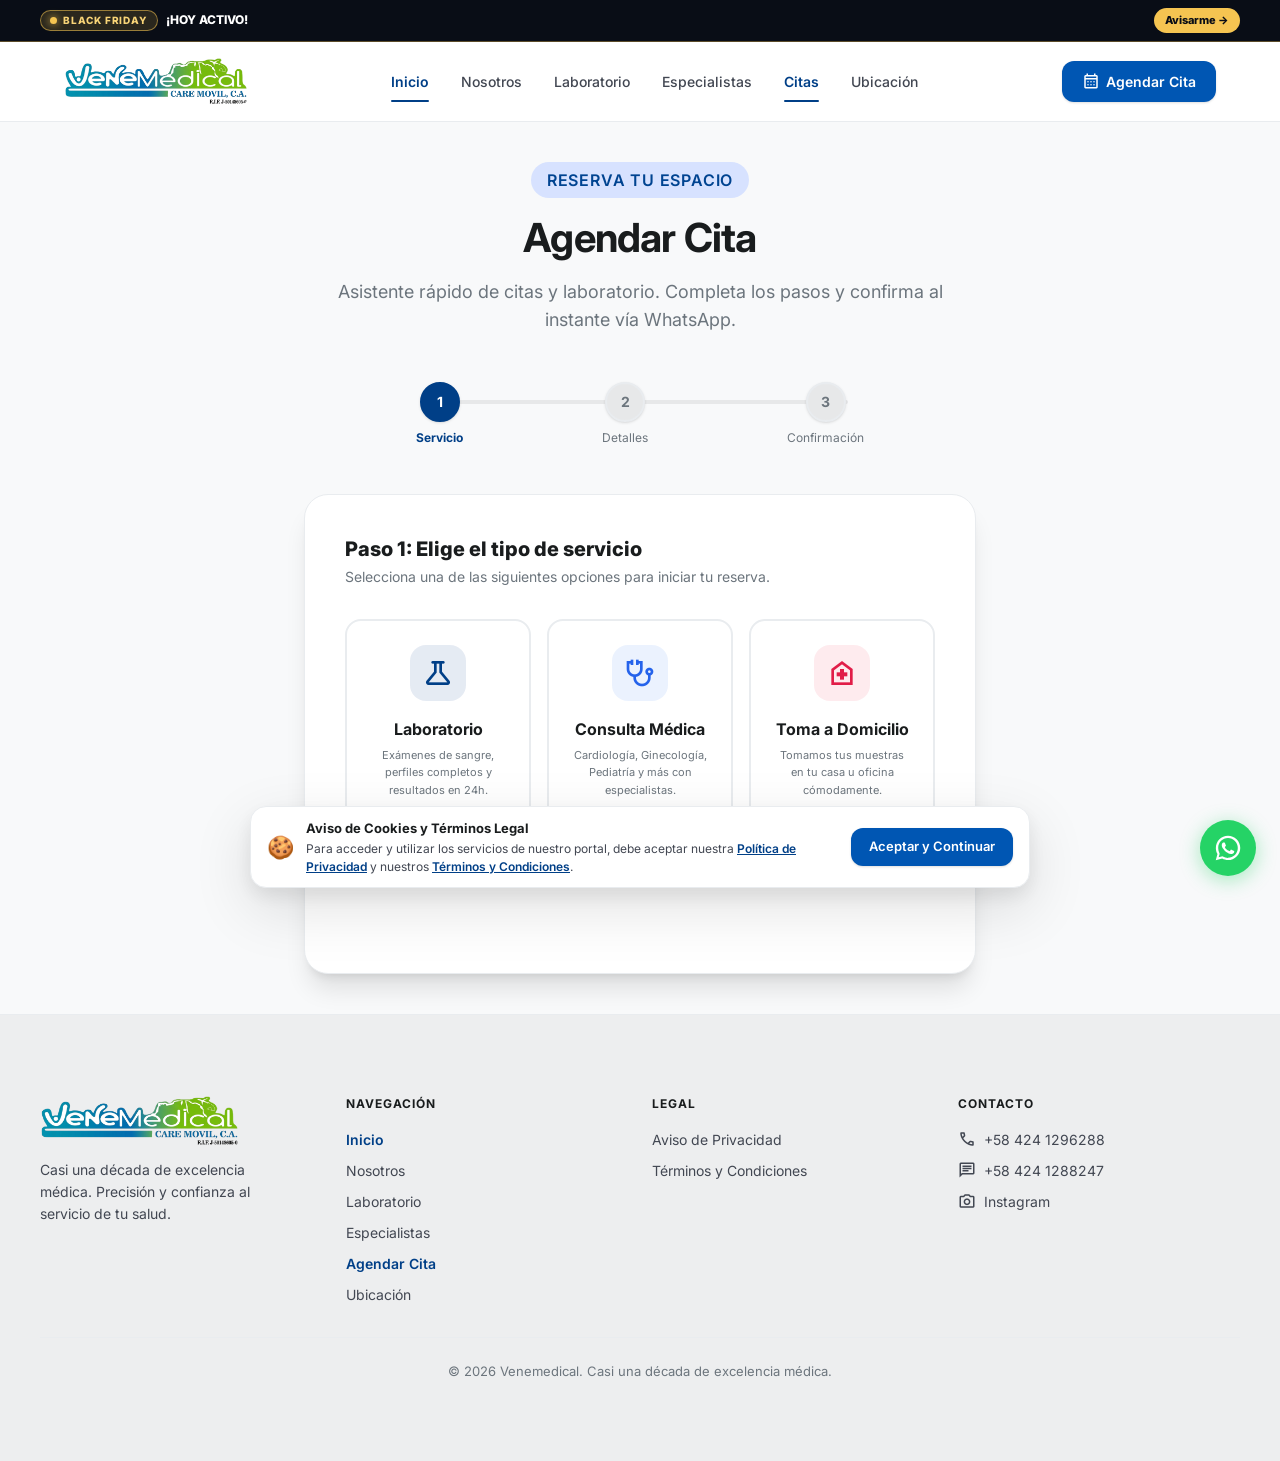
<file: citas/index.html>
<!DOCTYPE html>
<html lang="es" class="scroll-smooth">
<head>
  <meta charset="utf-8">
  <meta name="viewport" content="width=device-width, initial-scale=1.0">
  <title>Agendar Cita Médica y Exámenes de Laboratorio en Caracas | Venemedical</title>
  <meta name="description" content="Agenda tu consulta médica, examen de laboratorio o toma de muestras a domicilio en toda Caracas (Libertador, Chacao, Baruta, Sucre y El Hatillo) en 3 pasos con confirmación por WhatsApp.">
  <link rel="canonical" href="https://venemedical.com/citas/">
  <link rel="icon" href="/favicon.ico" sizes="any">

  <!-- Open Graph -->
    <meta name="keywords" content="agendar cita medica caracas, agendar laboratorio caracas, toma de muestras a domicilio caracas, citas venemedical, consulta medica chacao baruta sucre libertador el hatillo">
  <meta name="author" content="Venemedical Care">
  <meta name="robots" content="index, follow, max-image-preview:large, max-snippet:-1, max-video-preview:-1">
  <meta name="geo.region" content="VE-M">
  <meta name="geo.placename" content="Caracas, Distrito Capital, Miranda, Libertador, Chacao, Baruta, Sucre, El Hatillo, Palo Verde, Petare">
  <meta name="geo.position" content="10.4806;-66.8150">
  <meta name="ICBM" content="10.4806, -66.8150">

  <!-- Open Graph / Facebook / WhatsApp -->
  <meta property="og:type" content="website">
  <meta property="og:locale" content="es_VE">
  <meta property="og:site_name" content="Venemedical">
  <meta property="og:title" content="Agendar Cita Médica y Laboratorio en Caracas | Venemedical">
  <meta property="og:description" content="Reserva consultas con especialistas, exámenes de laboratorio o toma a domicilio en toda Caracas. Confirmación inmediata por WhatsApp.">
  <meta property="og:url" content="https://venemedical.com/citas/">
  <meta property="og:image" content="https://venemedical.com/assets/images/unnamed.png">
  <meta property="og:image:alt" content="Venemedical Care">

  <!-- Twitter Cards -->
  <meta name="twitter:card" content="summary_large_image">
  <meta name="twitter:title" content="Agendar Cita Médica y Laboratorio en Caracas | Venemedical">
  <meta name="twitter:description" content="Reserva consultas con especialistas, exámenes de laboratorio o toma a domicilio en toda Caracas.">
  <meta name="twitter:image" content="https://venemedical.com/assets/images/unnamed.png">

  <!-- Schema.org JSON-LD -->
  <script type="application/ld+json">
  
  {
    "@context": "https://schema.org",
    "@type": "MedicalClinic",
    "name": "Venemedical Care - Citas y Consultas",
    "url": "https://venemedical.com/citas/",
    "telephone": "+58-424-1296288",
    "address": {
      "@type": "PostalAddress",
      "streetAddress": "Primer local a mano izquierda, Local 11",
      "addressLocality": "Sucre, Caracas",
      "addressRegion": "Estado Miranda",
      "postalCode": "1080",
      "addressCountry": "VE"
    },
    "parentOrganization": {
      "@id": "https://venemedical.com/#organization"
    },
    "areaServed": [
      {
        "@type": "City",
        "name": "Caracas"
      },
      {
        "@type": "AdministrativeArea",
        "name": "Distrito Capital"
      },
      {
        "@type": "AdministrativeArea",
        "name": "Estado Miranda"
      },
      {
        "@type": "AdministrativeArea",
        "name": "Municipio Libertador, Caracas"
      },
      {
        "@type": "AdministrativeArea",
        "name": "Municipio Chacao, Caracas"
      },
      {
        "@type": "AdministrativeArea",
        "name": "Municipio Baruta, Caracas"
      },
      {
        "@type": "AdministrativeArea",
        "name": "Municipio Sucre, Caracas"
      },
      {
        "@type": "AdministrativeArea",
        "name": "Municipio El Hatillo, Caracas"
      },
      {
        "@type": "Place",
        "name": "Palo Verde, Caracas"
      },
      {
        "@type": "Place",
        "name": "Petare, Caracas"
      },
      {
        "@type": "Place",
        "name": "Altamira, Caracas"
      },
      {
        "@type": "Place",
        "name": "Los Palos Grandes, Caracas"
      },
      {
        "@type": "Place",
        "name": "Las Mercedes, Caracas"
      },
      {
        "@type": "Place",
        "name": "Los Dos Caminos, Caracas"
      },
      {
        "@type": "Place",
        "name": "La California, Caracas"
      },
      {
        "@type": "Place",
        "name": "El Marqués, Caracas"
      },
      {
        "@type": "Place",
        "name": "Macaracuay, Caracas"
      },
      {
        "@type": "Place",
        "name": "El Cafetal, Caracas"
      },
      {
        "@type": "Place",
        "name": "Santa Paula, Caracas"
      },
      {
        "@type": "Place",
        "name": "Bello Monte, Caracas"
      },
      {
        "@type": "Place",
        "name": "La Trinidad, Caracas"
      },
      {
        "@type": "Place",
        "name": "Sabana Grande, Caracas"
      },
      {
        "@type": "Place",
        "name": "La Candelaria, Caracas"
      },
      {
        "@type": "Place",
        "name": "San Bernardino, Caracas"
      },
      {
        "@type": "Place",
        "name": "El Paraíso, Caracas"
      },
      {
        "@type": "Place",
        "name": "La Urbina, Caracas"
      },
      {
        "@type": "Place",
        "name": "El Rosal, Caracas"
      },
      {
        "@type": "GeoCircle",
        "geoMidpoint": {
          "@type": "GeoCoordinates",
          "latitude": 10.4806,
          "longitude": -66.815
        },
        "geoRadius": "25000"
      }
    ]
  }
  
  </script>

  <!-- Preconnect para velocidad -->
  <link rel="preconnect" href="https://fonts.googleapis.com">
  <link rel="preconnect" href="https://fonts.gstatic.com" crossorigin>

  <!-- Fuentes e iconos sin bloqueo de render -->
  <link rel="preload" as="style" href="https://fonts.googleapis.com/css2?family=Inter:wght@400;500;600;700;800;900&display=swap" onload="this.onload=null;this.rel='stylesheet'">
  <noscript><link rel="stylesheet" href="https://fonts.googleapis.com/css2?family=Inter:wght@400;500;600;700;800;900&display=swap"></noscript>
  <link rel="preload" as="style" href="https://fonts.googleapis.com/css2?family=Material+Symbols+Outlined:opsz,wght,FILL@24,400,0..1&display=block" onload="this.onload=null;this.rel='stylesheet'">
  <noscript><link rel="stylesheet" href="https://fonts.googleapis.com/css2?family=Material+Symbols+Outlined:opsz,wght,FILL@24,400,0..1&display=block"></noscript>


  <!-- Sistema de Diseño Centralizado -->
  <link rel="stylesheet" href="../assets/css/venemedical.css">
  <link rel="stylesheet" href="../assets/css/tailwind.min.css">
  <!-- Clean URL normalizer for SEO -->
  <script id="canonical-url-cleaner">
    if (window.location.pathname.endsWith('/index.html')) {
      var cleanPath = window.location.pathname.replace(/\/index\.html$/, '/') || '/';
      window.history.replaceState(null, '', cleanPath + window.location.search + window.location.hash);
    }
  </script>
</head>
<body class="antialiased">

<!-- ═══ MOBILE DRAWER ══════════════════════════════════════════════ -->
<div id="mobile-backdrop" class="vm-backdrop" aria-hidden="true"></div>

<aside id="mobile-drawer" class="vm-drawer" aria-label="Menú de navegación">
  <div class="vm-drawer-header">
    <a href="/">
      <img src="../assets/images/logo.png" alt="Venemedical Logo" class="vm-drawer-logo" width="160" height="48" loading="lazy" decoding="async">
    </a>
    <button onclick="closeMobileMenu()" class="vm-drawer-close" aria-label="Cerrar menú">
      <span class="material-symbols-outlined">close</span>
    </button>
  </div>

  <nav class="vm-drawer-nav">
    <a href="/" class="vm-drawer-link active" aria-current="page">
      <span class="material-symbols-outlined" style="font-size:22px">home</span>
      Inicio
    </a>
    <a href="/nosotros/" class="vm-drawer-link">
      <span class="material-symbols-outlined" style="font-size:22px">info</span>
      Nosotros
    </a>
    <a href="/laboratorio/" class="vm-drawer-link">
      <span class="material-symbols-outlined" style="font-size:22px">science</span>
      Laboratorio
    </a>
    <a href="/especialistas/" class="vm-drawer-link">
      <span class="material-symbols-outlined" style="font-size:22px">stethoscope</span>
      Especialistas
    </a>
    <a href="/citas/" class="vm-drawer-link">
      <span class="material-symbols-outlined" style="font-size:22px">calendar_month</span>
      Citas
    </a>
    <a href="/ubicacion/" class="vm-drawer-link">
      <span class="material-symbols-outlined" style="font-size:22px">location_on</span>
      Ubicación
    </a>
  </nav>

    <div class="vm-drawer-footer flex flex-col gap-3 p-4 border-t border-border-subtle bg-surface-container-low">
      <div class="flex flex-col gap-2 text-xs font-medium text-text-muted">
        <a href="https://wa.me/584241288247?text=Hola,%20deseo%20atenci%C3%B3n%20en%20Venemedical." target="_blank" rel="noopener noreferrer" class="flex items-center gap-2 p-2 rounded-lg bg-emerald-500/10 text-emerald-700 font-bold hover:bg-emerald-500/20">
          <span class="material-symbols-outlined" style="font-size:18px">chat</span>
          WhatsApp: +58 424 1288247
        </a>
        <a href="tel:+584241296288" class="flex items-center gap-2 p-2 rounded-lg bg-primary/10 text-primary font-semibold hover:bg-primary/20">
          <span class="material-symbols-outlined" style="font-size:18px">call</span>
          Llamar: +58 424 1296288
        </a>
        <a href="https://www.instagram.com/venemedicalcare" target="_blank" rel="noopener noreferrer" class="flex items-center gap-2 p-2 rounded-lg bg-surface-pure text-text-muted hover:text-primary">
          <span class="material-symbols-outlined" style="font-size:18px">photo_camera</span>
          Instagram: @venemedicalcare
        </a>
      </div>

      <a href="/citas/" class="vm-drawer-cta mt-1">
        <span class="material-symbols-outlined" style="font-size:20px">calendar_month</span>
        Agendar Cita Médica
      </a>
    </div>
  </aside>
  <!-- ══════════════════════════════════════════════════════════════ -->

  <!-- TOP CONTACT BAR (FUERA DEL FOOTER) -->
  <div class="bg-primary text-white text-xs py-2 px-gutter border-b border-primary/20 relative z-40">
    <div class="max-w-container-max mx-auto flex flex-wrap items-center justify-between gap-x-6 gap-y-2">
      <!-- Horario -->
      <div class="flex items-center gap-1.5 opacity-90">
        <span class="material-symbols-outlined text-sm" style="font-size:16px">schedule</span>
        <span>Lun–Vie 7am–4:30pm · Sáb 8am–1pm y Feriados</span>
      </div>

      <!-- Quick Contact Channels -->
      <div class="flex items-center gap-4 sm:gap-6 flex-wrap font-medium ml-auto">
        <a href="tel:+584241296288" class="flex items-center gap-1 hover:underline">
          <span class="material-symbols-outlined text-sm" style="font-size:16px">call</span>
          +58 424 1296288
        </a>
        <a href="https://wa.me/584241288247?text=Hola,%20deseo%20atenci%C3%B3n%20en%20Venemedical." target="_blank" rel="noopener noreferrer" class="flex items-center gap-1 text-emerald-300 font-bold hover:underline">
          <span class="material-symbols-outlined text-sm" style="font-size:16px">chat</span>
          +58 424 1288247 (WhatsApp)
        </a>
        <a href="https://www.instagram.com/venemedicalcare" target="_blank" rel="noopener noreferrer" class="flex items-center gap-1 opacity-90 hover:opacity-100 hover:underline">
          <span class="material-symbols-outlined text-sm" style="font-size:16px">photo_camera</span>
          Instagram
        </a>
      </div>
    </div>
  </div>

  <!-- NAVBAR -->
  <header class="vm-navbar" role="banner">
  <div class="vm-navbar-inner">
    <!-- Logo -->
    <a href="/" aria-label="Venemedical - Página de inicio">
      <img src="../assets/images/logo.png" alt="Venemedical Care Logo" class="vm-navbar-logo" width="200" height="48" decoding="async" fetchpriority="high">
    </a>

    <!-- Nav Desktop -->
    <nav aria-label="Navegación principal">
      <ul class="vm-nav-links">
        <li><a href="/" class="vm-nav-link active" aria-current="page">Inicio</a></li>
        <li><a href="/nosotros/" class="vm-nav-link">Nosotros</a></li>
        <li><a href="/laboratorio/" class="vm-nav-link">Laboratorio</a></li>
        <li><a href="/especialistas/" class="vm-nav-link">Especialistas</a></li>
        <li><a href="/citas/" class="vm-nav-link">Citas</a></li>
        <li><a href="/ubicacion/" class="vm-nav-link">Ubicación</a></li>
      </ul>
    </nav>

    <!-- Trailing -->
    <div style="display:flex;align-items:center;gap:12px">
      <a href="/citas/" class="vm-btn-cta" id="nav-cta">
        <span class="material-symbols-outlined" style="font-size:18px">calendar_month</span>
        Agendar Cita
      </a>
      <button onclick="openMobileMenu()" class="vm-menu-toggle" aria-label="Abrir menú">
        <span class="material-symbols-outlined">menu</span>
      </button>
    </div>
  </div>
</header>

<main class="flex-grow">
  <div class="max-w-container-max mx-auto space-y-12 py-10 px-gutter">
    <div class="text-center max-w-2xl mx-auto space-y-4">
      <span class="inline-block bg-primary-fixed text-on-primary-fixed-variant font-label-md px-4 py-1.5 rounded-full uppercase tracking-wider font-semibold">Reserva tu Espacio</span>
      <h1 class="font-headline-xl text-headline-xl text-on-surface font-bold">Agendar Cita</h1>
      <p class="font-body-lg text-body-lg text-text-muted">Asistente rápido de citas y laboratorio. Completa los pasos y confirma al instante vía WhatsApp.</p>
    </div>

    <!-- Wizard Progress Bar -->
    <div class="max-w-md mx-auto relative mb-12">
      <div class="flex items-center justify-between relative">
        <!-- Connector line -->
        <div class="absolute left-4 right-4 top-[20px] -translate-y-1/2 h-1 bg-surface-container-high z-0 rounded-full">
          <div id="step-progress-bar" class="h-full bg-emerald-600 transition-all duration-300 w-0"></div>
        </div>
        
        <!-- Step 1 Dot -->
        <div class="flex flex-col items-center relative z-10">
          <button onclick="goToStep(1)" id="step-dot-1" class="w-10 h-10 rounded-full bg-primary text-white border-2 border-primary flex items-center justify-center font-bold text-sm shadow transition-all focus:outline-none">1</button>
          <span id="step-label-1" class="text-xs text-primary font-bold mt-2">Servicio</span>
        </div>

        <!-- Step 2 Dot -->
        <div class="flex flex-col items-center relative z-10">
          <button onclick="goToStep(2)" id="step-dot-2" class="w-10 h-10 rounded-full bg-surface-container-high text-text-muted border-2 border-border-subtle flex items-center justify-center font-bold text-sm shadow transition-all focus:outline-none">2</button>
          <span id="step-label-2" class="text-xs text-text-muted font-normal mt-2">Detalles</span>
        </div>

        <!-- Step 3 Dot -->
        <div class="flex flex-col items-center relative z-10">
          <button onclick="goToStep(3)" id="step-dot-3" class="w-10 h-10 rounded-full bg-surface-container-high text-text-muted border-2 border-border-subtle flex items-center justify-center font-bold text-sm shadow transition-all focus:outline-none">3</button>
          <span id="step-label-3" class="text-xs text-text-muted font-normal mt-2">Confirmación</span>
        </div>
      </div>
    </div>

    <div class="max-w-2xl mx-auto bg-white p-6 md:p-10 rounded-3xl border border-border-subtle shadow-xl overflow-hidden min-h-[480px]">
      
      <!-- STEP 1 CONTENT: Seleccionar Servicio -->
      <div id="step-1-content" class="space-y-6">
        <div class="text-center md:text-left">
          <h2 class="text-xl font-extrabold text-on-surface">Paso 1: Elige el tipo de servicio</h2>
          <p class="text-sm text-text-muted mt-1">Selecciona una de las siguientes opciones para iniciar tu reserva.</p>
        </div>

        <div class="grid grid-cols-1 md:grid-cols-3 gap-4 pt-2">
          <!-- Card Laboratorio -->
          <div onclick="selectService('laboratorio')" id="card-laboratorio" class="service-card group cursor-pointer p-6 rounded-2xl border-2 border-border-subtle bg-surface-pure hover:border-primary hover:bg-primary/5 hover:shadow-lg transition-all duration-300 flex flex-col items-center text-center justify-between min-h-[220px]">
            <div class="w-14 h-14 rounded-2xl bg-primary/10 text-primary flex items-center justify-center group-hover:scale-110 transition-transform duration-300">
              <span class="material-symbols-outlined text-[32px]">science</span>
            </div>
            <div class="mt-4">
              <h3 class="text-base font-bold text-on-surface">Laboratorio</h3>
              <p class="text-[11px] text-text-muted mt-1.5 leading-relaxed">Exámenes de sangre, perfiles completos y resultados en 24h.</p>
            </div>
            <span class="mt-4 inline-flex items-center gap-1 text-xs font-bold text-primary opacity-0 group-hover:opacity-100 transition-opacity">
              Elegir <span class="material-symbols-outlined text-sm">arrow_forward</span>
            </span>
          </div>

          <!-- Card Consulta -->
          <div onclick="selectService('consulta')" id="card-consulta" class="service-card group cursor-pointer p-6 rounded-2xl border-2 border-border-subtle bg-surface-pure hover:border-primary hover:bg-primary/5 hover:shadow-lg transition-all duration-300 flex flex-col items-center text-center justify-between min-h-[220px]">
            <div class="w-14 h-14 rounded-2xl bg-blue-500/10 text-blue-600 flex items-center justify-center group-hover:scale-110 transition-transform duration-300">
              <span class="material-symbols-outlined text-[32px]">stethoscope</span>
            </div>
            <div class="mt-4">
              <h3 class="text-base font-bold text-on-surface">Consulta Médica</h3>
              <p class="text-[11px] text-text-muted mt-1.5 leading-relaxed">Cardiología, Ginecología, Pediatría y más con especialistas.</p>
            </div>
            <span class="mt-4 inline-flex items-center gap-1 text-xs font-bold text-blue-600 opacity-0 group-hover:opacity-100 transition-opacity">
              Elegir <span class="material-symbols-outlined text-sm">arrow_forward</span>
            </span>
          </div>

          <!-- Card Domicilio -->
          <div onclick="selectService('domicilio')" id="card-domicilio" class="service-card group cursor-pointer p-6 rounded-2xl border-2 border-border-subtle bg-surface-pure hover:border-primary hover:bg-primary/5 hover:shadow-lg transition-all duration-300 flex flex-col items-center text-center justify-between min-h-[220px]">
            <div class="w-14 h-14 rounded-2xl bg-rose-500/10 text-rose-600 flex items-center justify-center group-hover:scale-110 transition-transform duration-300">
              <span class="material-symbols-outlined text-[32px]">home_health</span>
            </div>
            <div class="mt-4">
              <h3 class="text-base font-bold text-on-surface">Toma a Domicilio</h3>
              <p class="text-[11px] text-text-muted mt-1.5 leading-relaxed">Tomamos tus muestras en tu casa u oficina cómodamente.</p>
            </div>
            <span class="mt-4 inline-flex items-center gap-1 text-xs font-bold text-rose-600 opacity-0 group-hover:opacity-100 transition-opacity">
              Elegir <span class="material-symbols-outlined text-sm">arrow_forward</span>
            </span>
          </div>
        </div>
      </div>

      <!-- STEP 2 CONTENT: Detalles de la Reserva -->
      <div id="step-2-content" class="space-y-6 hidden">
        <div>
          <h2 class="text-xl font-extrabold text-on-surface">Paso 2: Detalles de tu solicitud</h2>
          <p class="text-sm text-text-muted mt-1">Completa la información requerida para tu fecha y tipo de atención.</p>
        </div>

        <!-- Dynamic Section: Laboratorio -->
        <div id="step2-lab-section" class="space-y-5 hidden">
          <div>
            <label class="block text-xs font-bold text-text-muted uppercase tracking-wider mb-2">Exámenes requeridos (opcional):</label>
            <div class="grid grid-cols-1 sm:grid-cols-2 gap-2">
              <label class="flex items-center gap-2.5 p-2.5 rounded-xl border border-border-subtle bg-surface-pure hover:bg-primary/5 cursor-pointer transition-all">
                <input type="checkbox" name="cita_exams" value="Perfil 20" class="w-5 h-5 text-primary rounded border-gray-300 focus:ring-primary">
                <div>
                  <p class="text-xs font-bold text-on-surface">Perfil 20 (Rutina)</p>
                  <p class="text-[9px] text-text-muted leading-none">Bioanálisis básico completo</p>
                </div>
              </label>
              <label class="flex items-center gap-2.5 p-2.5 rounded-xl border border-border-subtle bg-surface-pure hover:bg-primary/5 cursor-pointer transition-all">
                <input type="checkbox" name="cita_exams" value="Perfil Tiroideo" class="w-5 h-5 text-primary rounded border-gray-300 focus:ring-primary">
                <div>
                  <p class="text-xs font-bold text-on-surface">Perfil Tiroideo</p>
                  <p class="text-[9px] text-text-muted leading-none">Evaluación de glándula tiroides</p>
                </div>
              </label>
              <label class="flex items-center gap-2.5 p-2.5 rounded-xl border border-border-subtle bg-surface-pure hover:bg-primary/5 cursor-pointer transition-all">
                <input type="checkbox" name="cita_exams" value="Perfil Pre-Operatorio" class="w-5 h-5 text-primary rounded border-gray-300 focus:ring-primary">
                <div>
                  <p class="text-xs font-bold text-on-surface">Pre-Operatorio</p>
                  <p class="text-[9px] text-text-muted leading-none">Exámenes previos a cirugías</p>
                </div>
              </label>
              <label class="flex items-center gap-2.5 p-2.5 rounded-xl border border-border-subtle bg-surface-pure hover:bg-primary/5 cursor-pointer transition-all">
                <input type="checkbox" name="cita_exams" value="Perfil Lipídico" class="w-5 h-5 text-primary rounded border-gray-300 focus:ring-primary">
                <div>
                  <p class="text-xs font-bold text-on-surface">Perfil Lipídico</p>
                  <p class="text-[9px] text-text-muted leading-none">Colesterol y triglicéridos</p>
                </div>
              </label>
            </div>
          </div>
          <div>
            <label for="cita-custom-exams" class="block text-xs font-bold text-text-muted uppercase tracking-wider mb-1.5">¿Otros exámenes específicos?</label>
            <input type="text" id="cita-custom-exams" placeholder="Ej: Glicemia pre y post, Perfil 20 + TSH..." class="w-full px-4 py-3 rounded-xl border border-border-subtle text-xs focus:outline-none focus:border-primary focus:ring-1 focus:ring-primary bg-surface-container-low" />
          </div>
          <div class="grid grid-cols-1 sm:grid-cols-2 gap-4">
            <div>
              <label for="cita-fecha-lab" class="block text-xs font-bold text-text-muted uppercase tracking-wider mb-1.5">Fecha Preferida *</label>
              <input type="date" id="cita-fecha-lab" class="w-full px-4 py-3 rounded-xl border border-border-subtle text-xs focus:outline-none focus:border-primary bg-surface-container-low" />
            </div>
            <div>
              <label for="cita-hora-lab" class="block text-xs font-bold text-text-muted uppercase tracking-wider mb-1.5">Horario Preferido *</label>
              <select id="cita-hora-lab" class="w-full px-4 py-3 rounded-xl border border-border-subtle text-xs focus:outline-none focus:border-primary bg-surface-container-low">
                <option value="Mañana (7:00 AM - 12:00 PM)">Mañana (7:00 AM - 12:00 PM)</option>
                <option value="Tarde (12:00 PM - 4:30 PM)">Tarde (12:00 PM - 4:30 PM)</option>
              </select>
            </div>
          </div>
        </div>

        <!-- Dynamic Section: Consulta Médica -->
        <div id="step2-med-section" class="space-y-5 hidden">
          <div>
            <label for="cita-servicio-med" class="block text-xs font-bold text-text-muted uppercase tracking-wider mb-1.5">Especialidad de Interés *</label>
            <select id="cita-servicio-med" class="w-full px-4 py-3 rounded-xl border border-border-subtle text-xs focus:outline-none focus:border-primary focus:ring-1 focus:ring-primary bg-surface-container-low">
              <option value="" disabled selected>-- Elige una especialidad --</option>
              <option value="Medicina Interna">Medicina Interna</option>
              <option value="Cardiología">Cardiología (Eco & Electro)</option>
              <option value="Ginecología y Obstetricia">Ginecología y Obstetricia</option>
              <option value="Pediatría">Pediatría y Puericultura</option>
              <option value="Traumatología">Traumatología</option>
              <option value="Oftalmología">Oftalmología (Consulta Visual)</option>
              <option value="Otra Especialidad">Otra Especialidad...</option>
            </select>
          </div>
          <div class="grid grid-cols-1 sm:grid-cols-2 gap-4">
            <div>
              <label for="cita-fecha-med" class="block text-xs font-bold text-text-muted uppercase tracking-wider mb-1.5">Fecha Preferida *</label>
              <input type="date" id="cita-fecha-med" class="w-full px-4 py-3 rounded-xl border border-border-subtle text-xs focus:outline-none focus:border-primary bg-surface-container-low" />
            </div>
            <div>
              <label for="cita-hora-med" class="block text-xs font-bold text-text-muted uppercase tracking-wider mb-1.5">Horario Preferido *</label>
              <select id="cita-hora-med" class="w-full px-4 py-3 rounded-xl border border-border-subtle text-xs focus:outline-none focus:border-primary bg-surface-container-low">
                <option value="Mañana (8:00 AM - 12:00 PM)">Mañana (8:00 AM - 12:00 PM)</option>
                <option value="Tarde (1:00 PM - 4:30 PM)">Tarde (1:00 PM - 4:30 PM)</option>
              </select>
            </div>
          </div>
        </div>

        <!-- Dynamic Section: Domicilio -->
        <div id="step2-dom-section" class="space-y-5 hidden">
          <div>
            <label for="cita-zona-dom" class="block text-xs font-bold text-text-muted uppercase tracking-wider mb-1.5">Zona / Sector de Caracas *</label>
            <input type="text" id="cita-zona-dom" placeholder="Ej: Chacao, Altamira, Las Mercedes, etc." class="w-full px-4 py-3 rounded-xl border border-border-subtle text-xs focus:outline-none focus:border-primary focus:ring-1 focus:ring-primary bg-surface-container-low" />
          </div>
          <div class="grid grid-cols-1 sm:grid-cols-2 gap-4">
            <div>
              <label for="cita-fecha-dom" class="block text-xs font-bold text-text-muted uppercase tracking-wider mb-1.5">Fecha Planificada *</label>
              <input type="date" id="cita-fecha-dom" class="w-full px-4 py-3 rounded-xl border border-border-subtle text-xs focus:outline-none focus:border-primary bg-surface-container-low" />
            </div>
            <div>
              <label for="cita-hora-dom" class="block text-xs font-bold text-text-muted uppercase tracking-wider mb-1.5">Preferencia Horaria *</label>
              <select id="cita-hora-dom" class="w-full px-4 py-3 rounded-xl border border-border-subtle text-xs focus:outline-none focus:border-primary bg-surface-container-low">
                <option value="Mañana (7:00 AM - 12:00 PM)">Mañana (7:00 AM - 12:00 PM)</option>
                <option value="Tarde (12:00 PM - 4:00 PM)">Tarde (12:00 PM - 4:00 PM)</option>
              </select>
            </div>
          </div>
        </div>

        <!-- Navigation Step 2 Buttons -->
        <div class="flex items-center justify-between pt-4 border-t border-border-subtle">
          <button onclick="goToStep(1)" class="px-5 py-3 rounded-xl border border-border-subtle text-text-muted font-bold text-xs hover:bg-surface-container-low transition-colors flex items-center gap-1">
            <span class="material-symbols-outlined text-base">arrow_back</span> Atrás
          </button>
          <button onclick="goToStep(3)" class="px-6 py-3 rounded-xl bg-primary text-white font-bold text-xs hover:bg-primary-container transition-all flex items-center gap-1 shadow-md">
            Siguiente <span class="material-symbols-outlined text-base">arrow_forward</span>
          </button>
        </div>
      </div>

      <!-- STEP 3 CONTENT: Información de Contacto y Confirmación -->
      <div id="step-3-content" class="space-y-6 hidden">
        <div>
          <h2 class="text-xl font-extrabold text-on-surface">Paso 3: Datos de contacto y verificación</h2>
          <p class="text-sm text-text-muted mt-1">Ingresa tus datos personales y revisa el resumen antes de agendar.</p>
        </div>

        <form id="appointment-form" onsubmit="handleBookingSubmit(event)" class="space-y-5">
          <div class="grid grid-cols-1 sm:grid-cols-2 gap-4">
            <div>
              <label class="block text-xs font-bold text-text-muted uppercase tracking-wider mb-1.5">Nombre Completo *</label>
              <input type="text" id="cita-nombre" placeholder="Ej: Juan Pérez" required class="w-full px-4 py-3 rounded-xl border border-border-subtle text-xs focus:outline-none focus:border-primary bg-surface-container-low" />
            </div>
            <div>
              <label class="block text-xs font-bold text-text-muted uppercase tracking-wider mb-1.5">Cédula de Identidad *</label>
              <input type="text" id="cita-cedula" placeholder="Ej: V-12345678" required class="w-full px-4 py-3 rounded-xl border border-border-subtle text-xs focus:outline-none focus:border-primary bg-surface-container-low" />
            </div>
          </div>
          
          <div>
            <label class="block text-xs font-bold text-text-muted uppercase tracking-wider mb-1.5">Teléfono (WhatsApp) *</label>
            <input type="tel" id="cita-telefono" placeholder="Ej: 0424-1234567" required class="w-full px-4 py-3 rounded-xl border border-border-subtle text-xs focus:outline-none focus:border-primary bg-surface-container-low" />
          </div>

          <div>
            <label class="block text-xs font-bold text-text-muted uppercase tracking-wider mb-1.5">Comentarios Adicionales</label>
            <textarea id="cita-comentarios" rows="2" placeholder="Síntomas, requerimientos especiales o indicaciones de acceso..." class="w-full px-4 py-3 rounded-xl border border-border-subtle text-xs focus:outline-none focus:border-primary bg-surface-container-low"></textarea>
          </div>

          <!-- Summary Receipt Card -->
          <div class="p-5 rounded-2xl border border-primary/20 bg-primary/[0.02] shadow-inner space-y-3 relative overflow-hidden">
            <div class="absolute -right-8 -top-8 w-24 h-24 bg-primary/5 rounded-full blur-xl"></div>
            <h3 class="text-xs font-bold text-primary uppercase tracking-wider flex items-center gap-1.5">
              <span class="material-symbols-outlined text-sm">receipt_long</span> Resumen de tu solicitud
            </h3>
            
            <div id="booking-summary-receipt" class="space-y-2 bg-white p-4 rounded-xl border border-border-subtle">
              <!-- Dynamically populated -->
            </div>
          </div>

          <!-- Navigation Step 3 Buttons -->
          <div class="flex items-center justify-between pt-4 border-t border-border-subtle gap-4">
            <button type="button" onclick="goToStep(2)" class="px-5 py-3.5 rounded-xl border border-border-subtle text-text-muted font-bold text-xs hover:bg-surface-container-low transition-colors flex items-center gap-1">
              <span class="material-symbols-outlined text-base">arrow_back</span> Atrás
            </button>
            
            <button type="submit" class="flex-1 bg-emerald-600 hover:bg-emerald-700 text-white font-bold py-3.5 px-6 rounded-xl flex items-center justify-center gap-2.5 shadow-lg transform hover:-translate-y-0.5 transition-all text-sm">
              <span class="material-symbols-outlined text-lg">chat</span>
              AGENDAR POR WHATSAPP
            </button>
          </div>
        </form>
      </div>

    </div>
  </div>
</main>

<!-- FOOTER -->
<footer class="vm-footer" role="contentinfo">
  <div class="vm-footer-inner">
    <!-- Brand -->
    <div>
      <a href="/" aria-label="Venemedical inicio">
        <img src="../assets/images/logo.png" alt="Venemedical Logo" class="vm-footer-logo" width="200" height="52" loading="lazy" decoding="async">
      </a>
      <p class="vm-footer-desc">Casi una década de excelencia médica. Precisión y confianza al servicio de tu salud.</p>
    </div>

    <!-- Navegación -->
    <div>
      <p class="vm-footer-heading">Navegación</p>
      <nav class="vm-footer-nav" aria-label="Enlaces del footer">
        <a href="/" class="vm-footer-link active">Inicio</a>
        <a href="/nosotros/" class="vm-footer-link">Nosotros</a>
        <a href="/laboratorio/" class="vm-footer-link">Laboratorio</a>
        <a href="/especialistas/" class="vm-footer-link">Especialistas</a>
        <a href="/citas/" class="vm-footer-link">Agendar Cita</a>
        <a href="/ubicacion/" class="vm-footer-link">Ubicación</a>
      </nav>
    </div>

    <!-- Legal -->
    <div>
      <p class="vm-footer-heading">Legal</p>
      <nav class="vm-footer-nav">
        <a href="/aviso-de-privacidad/" class="vm-footer-link">Aviso de Privacidad</a>
        <a href="/terminos-y-condiciones/" class="vm-footer-link">Términos y Condiciones</a>
      </nav>
    </div>

    <!-- Contacto -->
    <div>
      <p class="vm-footer-heading">Contacto</p>
      <nav class="vm-footer-nav">
        <a href="tel:+584241296288" class="vm-footer-link">
          <span class="material-symbols-outlined" style="font-size:18px">call</span>
          +58 424 1296288
        </a>
        <a href="https://wa.me/584241288247" target="_blank" rel="noopener noreferrer" class="vm-footer-link">
          <span class="material-symbols-outlined" style="font-size:18px">chat</span>
          +58 424 1288247
        </a>
        <a href="https://www.instagram.com/venemedicalcare" target="_blank" rel="noopener noreferrer" class="vm-footer-link">
          <span class="material-symbols-outlined" style="font-size:18px">photo_camera</span>
          Instagram
        </a>
      </nav>
    </div>
  </div>

  <div class="vm-footer-bottom">
    © <span class="vm-copyright-year">2025</span> Venemedical. Casi una década de excelencia médica.
  </div>
</footer>

<!-- COOKIE BANNER / MODAL -->
<div id="vm-cookie-banner" class="vm-cookie-banner" role="dialog" aria-modal="true" aria-label="Aviso de cookies y términos">
  <div class="vm-cookie-inner">
    <div style="font-size:36px;line-height:1">🍪</div>
    <div>
      <h3 style="margin:0 0 8px 0;font-size:18px;font-weight:700;color:var(--color-on-surface)">Aviso de Cookies y Términos Legal</h3>
      <p class="vm-cookie-text">
        Para acceder y utilizar los servicios de nuestro portal, debe aceptar nuestra
        <a href="/aviso-de-privacidad/" style="color:var(--color-primary);text-decoration:underline;font-weight:600">Política de Privacidad</a>
        y nuestros
        <a href="/terminos-y-condiciones/" style="color:var(--color-primary);text-decoration:underline;font-weight:600">Términos y Condiciones</a>.
      </p>
    </div>
    <div class="vm-cookie-actions">
      <button id="vm-cookie-accept" class="vm-btn vm-btn-primary" style="padding:12px 28px;width:100%;font-size:15px;font-weight:600">
        Aceptar y Continuar
      </button>
    </div>
  </div>
</div>

<!-- VENEMEBOT / WHATSAPP FLOTANTE -->
<div class="vm-whatsapp-widget" id="venemebot-container">
  <div class="vm-whatsapp-tooltip">¡Hola! Soy Venemebot 🤖</div>
  <a href="https://wa.me/584241288247?text=Hola,%20Venemebot,%20necesito%20informaci%C3%B3n"
     target="_blank" rel="noopener noreferrer"
     class="vm-whatsapp-btn"
     aria-label="Contactar a Venemebot por WhatsApp">
    <svg xmlns="http://www.w3.org/2000/svg" viewBox="0 0 448 512" class="vm-whatsapp-icon" aria-hidden="true">
      <path fill="currentColor" d="M380.9 97.1C339 55.1 283.2 32 223.9 32c-122.4 0-222 99.6-222 222 0 39.1 10.2 77.3 29.6 111L0 480l117.7-30.9c32.4 17.7 68.9 27 106.1 27h.1c122.3 0 224.1-99.6 224.1-222 0-59.3-25.2-115-67.1-157zm-157 341.6c-33.2 0-65.7-8.9-94-25.7l-6.7-4-69.8 18.3 18.6-68.1-4.4-7C53.7 322.6 45 289 45 254c0-98.7 80.3-179 179-179 47.8 0 92.8 18.6 126.6 52.4 33.8 33.8 52.4 78.8 52.4 126.6 0 98.7-80.3 178.7-179.1 178.7zm101.7-134.1c-5.6-2.8-33.1-16.3-38.2-18.2-5.1-1.9-8.8-2.8-12.5 2.8-3.7 5.6-14.3 18.2-17.6 22-3.3 3.7-6.5 4.2-12.1 1.4-5.6-2.8-23.7-8.7-45.1-27.8-16.7-14.9-28-33.3-31.3-39-3.3-5.6-.4-8.6 2.4-11.4 2.5-2.5 5.6-6.5 8.4-9.8 2.8-3.3 3.7-5.6 5.6-9.3 1.9-3.7 1-6.9-.5-9.8-1.4-2.8-12.5-30.1-17.1-41.2-4.5-10.8-9.1-9.3-12.5-9.5-3.2-.2-6.9-.2-10.6-.2-3.7 0-9.8 1.4-14.9 6.9-5.1 5.6-19.6 19.2-19.6 46.8 0 27.6 20.1 54.3 22.9 58 2.8 3.7 39.6 60.5 95.9 84.9 13.4 5.8 23.9 9.3 32.1 11.9 13.5 4.3 25.8 3.7 35.5 2.3 10.8-1.6 33.1-13.5 37.8-26.6 4.7-13.1 4.7-24.3 3.3-26.6-1.4-2.3-5.1-3.7-10.7-6.5z"/>
    </svg>
  </a>
</div>

<!-- JS compartido (al final del body para no bloquear render) -->
<script src="../assets/js/venemedical.js" defer></script>
<script src="../assets/js/campana.js" defer></script>
<script>
  // Lógica del Booking Wizard
  var currentStep = 1;
  var selectedService = '';

  window.selectService = function(serviceType) {
    selectedService = serviceType;
    
    document.querySelectorAll('.service-card').forEach(function(card) {
      card.classList.remove('border-primary', 'bg-primary/5', 'ring-2', 'ring-primary');
      card.classList.add('border-border-subtle', 'bg-surface-pure');
    });
    
    var activeCard = document.getElementById('card-' + serviceType);
    if (activeCard) {
      activeCard.classList.remove('border-border-subtle', 'bg-surface-pure');
      activeCard.classList.add('border-primary', 'bg-primary/5', 'ring-2', 'ring-primary');
    }
    
    document.getElementById('step2-lab-section').classList.add('hidden');
    document.getElementById('step2-med-section').classList.add('hidden');
    document.getElementById('step2-dom-section').classList.add('hidden');
    
    if (serviceType === 'laboratorio') {
      document.getElementById('step2-lab-section').classList.remove('hidden');
    } else if (serviceType === 'consulta') {
      document.getElementById('step2-med-section').classList.remove('hidden');
    } else if (serviceType === 'domicilio') {
      document.getElementById('step2-dom-section').classList.remove('hidden');
    }
    
    goToStep(2);
  };

  window.goToStep = function(step) {
    if (step === 2 && !selectedService) {
      alert('Por favor, selecciona un servicio primero.');
      return;
    }
    
    if (step === 3) {
      if (selectedService === 'consulta') {
        var specialty = document.getElementById('cita-servicio-med').value;
        var date = document.getElementById('cita-fecha-med').value;
        if (!specialty || !date) {
          alert('Por favor, selecciona la especialidad y fecha de consulta.');
          return;
        }
      } else if (selectedService === 'domicilio') {
        var zone = document.getElementById('cita-zona-dom').value.trim();
        var date = document.getElementById('cita-fecha-dom').value;
        if (!zone || !date) {
          alert('Por favor, ingresa tu zona de residencia y la fecha para la toma a domicilio.');
          return;
        }
      } else if (selectedService === 'laboratorio') {
        var date = document.getElementById('cita-fecha-lab').value;
        if (!date) {
          alert('Por favor, selecciona una fecha para realizar los exámenes.');
          return;
        }
      }
      
      generateSummaryReceipt();
    }

    currentStep = step;
    
    document.getElementById('step-1-content').classList.add('hidden');
    document.getElementById('step-2-content').classList.add('hidden');
    document.getElementById('step-3-content').classList.add('hidden');
    
    document.getElementById('step-' + step + '-content').classList.remove('hidden');
    
    updateProgressBar();
  };

  function updateProgressBar() {
    var progressLine = document.getElementById('step-progress-bar');
    if (progressLine) {
      if (currentStep === 1) progressLine.style.width = '0%';
      else if (currentStep === 2) progressLine.style.width = '50%';
      else if (currentStep === 3) progressLine.style.width = '100%';
    }

    for (var i = 1; i <= 3; i++) {
      var targetIndicator = document.getElementById('step-dot-' + i);
      var label = document.getElementById('step-label-' + i);
      
      if (!targetIndicator || !label) continue;

      if (i < currentStep) {
        targetIndicator.classList.remove('bg-surface-container-high', 'border-border-subtle', 'text-text-muted', 'bg-primary', 'text-white', 'border-primary');
        targetIndicator.classList.add('bg-emerald-600', 'text-white', 'border-emerald-600');
        targetIndicator.innerHTML = '<span class="material-symbols-outlined text-sm font-bold" style="font-size:16px">done</span>';
        label.classList.remove('text-primary', 'font-bold', 'text-text-muted');
        label.classList.add('text-emerald-700', 'font-semibold');
      } else if (i === currentStep) {
        targetIndicator.classList.remove('bg-surface-container-high', 'border-border-subtle', 'text-text-muted', 'bg-emerald-600', 'border-emerald-600');
        targetIndicator.classList.add('bg-primary', 'text-white', 'border-primary');
        targetIndicator.innerHTML = i;
        label.classList.remove('text-emerald-700', 'text-text-muted');
        label.classList.add('text-primary', 'font-bold');
      } else {
        targetIndicator.classList.remove('bg-primary', 'text-white', 'border-primary', 'bg-emerald-600', 'border-emerald-600');
        targetIndicator.classList.add('bg-surface-container-high', 'border-border-subtle', 'text-text-muted');
        targetIndicator.innerHTML = i;
        label.classList.remove('text-primary', 'font-bold', 'text-emerald-700');
        label.classList.add('text-text-muted', 'font-normal');
      }
    }
  }

  function escHtml(s) {
    return String(s || '').replace(/[&<>"']/g, function(c) {
      return { '&': '&amp;', '<': '&lt;', '>': '&gt;', '"': '&quot;', "'": '&#39;' }[c];
    });
  }

  function generateSummaryReceipt() {
    var summaryEl = document.getElementById('booking-summary-receipt');
    if (!summaryEl) return;
    
    var serviceName = '';
    var detailsHtml = '';
    var dateVal = '';
    var timeVal = '';
    
    if (selectedService === 'laboratorio') {
      serviceName = '🧪 Exámenes de Laboratorio';
      dateVal = document.getElementById('cita-fecha-lab').value;
      timeVal = document.getElementById('cita-hora-lab').value;
      
      var selectedExams = [];
      document.querySelectorAll('input[name="cita_exams"]:checked').forEach(function(cb) {
        selectedExams.push(cb.value);
      });
      var customEx = document.getElementById('cita-custom-exams').value.trim();
      if (customEx) {
        selectedExams.push('Otros: ' + customEx);
      }
      
      if (selectedExams.length > 0) {
        detailsHtml = '<ul class="list-disc list-inside text-[11px] text-text-main mt-1 space-y-0.5">';
        selectedExams.forEach(function(ex) {
          detailsHtml += '<li>' + escHtml(ex) + '</li>';
        });
        detailsHtml += '</ul>';
      } else {
        detailsHtml = '<p class="text-[11px] text-text-muted italic mt-1">Ningún examen seleccionado (se definirá con soporte).</p>';
      }
      
    } else if (selectedService === 'consulta') {
      serviceName = '🩺 Consulta Médica Especializada';
      var specialty = document.getElementById('cita-servicio-med').value;
      dateVal = document.getElementById('cita-fecha-med').value;
      timeVal = document.getElementById('cita-hora-med').value;
      detailsHtml = '<p class="text-[11px] font-bold text-text-main mt-1">Especialidad: ' + escHtml(specialty) + '</p>';
      
    } else if (selectedService === 'domicilio') {
      serviceName = '🚗 Toma de Muestras a Domicilio';
      var zone = document.getElementById('cita-zona-dom').value.trim();
      dateVal = document.getElementById('cita-fecha-dom').value;
      timeVal = document.getElementById('cita-hora-dom').value;
      detailsHtml = '<p class="text-[11px] font-bold text-text-main mt-1">Zona de Toma: ' + escHtml(zone) + '</p>';
    }
    
    var dateText = 'No especificada';
    if (dateVal) {
      var parts = dateVal.split('-');
      if (parts.length === 3) {
        dateText = parts[2] + '/' + parts[1] + '/' + parts[0];
      } else {
        dateText = dateVal;
      }
    }
    
    summaryEl.innerHTML = [
      '<div class="space-y-2">',
        '<div class="flex justify-between border-b border-border-subtle pb-1">',
          '<span class="text-[10px] text-text-muted font-semibold">Servicio:</span>',
          '<span class="text-[10px] font-bold text-primary">' + escHtml(serviceName) + '</span>',
        '</div>',
        '<div class="border-b border-border-subtle pb-1">',
          '<span class="text-[10px] text-text-muted font-semibold">Detalles:</span>',
          detailsHtml,
        '</div>',
        '<div class="flex justify-between border-b border-border-subtle pb-1">',
          '<span class="text-[10px] text-text-muted font-semibold">Fecha:</span>',
          '<span class="text-[10px] font-bold text-text-main">' + escHtml(dateText) + '</span>',
        '</div>',
        '<div class="flex justify-between">',
          '<span class="text-[10px] text-text-muted font-semibold">Horario:</span>',
          '<span class="text-[10px] font-bold text-text-main">' + escHtml(timeVal || 'Cualquiera') + '</span>',
        '</div>',
      '</div>'
    ].join('');
  }

  window.handleBookingSubmit = function(e) {
    e.preventDefault();
    
    var nombre = document.getElementById('cita-nombre').value.trim();
    var cedula = document.getElementById('cita-cedula').value.trim();
    var telefono = document.getElementById('cita-telefono').value.trim();
    var comentarios = document.getElementById('cita-comentarios').value.trim();
    
    if (!nombre || !cedula || !telefono) {
      alert('Por favor, rellena tu Nombre, Cédula y Teléfono de contacto.');
      return;
    }
    
    var detailsStr = '';
    var dateVal = '';
    var timeVal = '';

    if (selectedService === 'laboratorio') {
      dateVal = document.getElementById('cita-fecha-lab').value;
      timeVal = document.getElementById('cita-hora-lab').value;
      var selectedExams = [];
      document.querySelectorAll('input[name="cita_exams"]:checked').forEach(function(cb) {
        selectedExams.push(cb.value);
      });
      var customEx = document.getElementById('cita-custom-exams').value.trim();
      if (customEx) selectedExams.push(customEx);
      detailsStr = selectedExams.join(', ');
    } else if (selectedService === 'consulta') {
      var specialty = document.getElementById('cita-servicio-med').value;
      dateVal = document.getElementById('cita-fecha-med').value;
      timeVal = document.getElementById('cita-hora-med').value;
      detailsStr = 'Especialidad: ' + specialty;
    } else if (selectedService === 'domicilio') {
      var zone = document.getElementById('cita-zona-dom').value.trim();
      dateVal = document.getElementById('cita-fecha-dom').value;
      timeVal = document.getElementById('cita-hora-dom').value;
      detailsStr = 'Zona: ' + zone;
    }

    // Save submission via VenemedicalSupabase Client
    if (window.VenemedicalSupabase) {
      window.VenemedicalSupabase.saveAppointment({
        nombre: nombre,
        cedula: cedula,
        telefono: telefono,
        servicio: selectedService,
        detalles: detailsStr,
        fecha: dateVal,
        horario: timeVal,
        comentarios: comentarios
      });
    }

    var message = '¡Hola Venemebot! 🤖 Me gustaría solicitar una cita.\n\n';
    message += '*Datos del Paciente:*\n';
    message += '- Nombre: ' + nombre + '\n';
    message += '- Cédula: ' + cedula + '\n';
    message += '- Teléfono: ' + telefono + '\n\n';
    
    message += '*Detalles de la Solicitud:*\n';
    if (selectedService === 'laboratorio') {
      message += '- Servicio: Laboratorio Clínico 🧪\n';
      message += '- Fecha: ' + dateVal + '\n';
      message += '- Horario: ' + timeVal + '\n';
      if (detailsStr) message += '- Exámenes: ' + detailsStr + '\n';
    } else if (selectedService === 'consulta') {
      message += '- Servicio: Consulta Especializada 🩺\n';
      message += '- ' + detailsStr + '\n';
      message += '- Fecha: ' + dateVal + '\n';
      message += '- Horario: ' + timeVal + '\n';
    } else if (selectedService === 'domicilio') {
      message += '- Servicio: Toma a Domicilio 🚗\n';
      message += '- ' + detailsStr + '\n';
      message += '- Fecha: ' + dateVal + '\n';
      message += '- Horario: ' + timeVal + '\n';
    }
    
    if (comentarios) {
      message += '\n*Comentarios Adicionales:*\n' + comentarios + '\n';
    }
    
    message += '\nPor favor, indíquenme precio y confirmación. ¡Muchas gracias!';
    
    var encoded = encodeURIComponent(message);
    var waUrl = 'https://wa.me/584241288247?text=' + encoded;
    
    window.open(waUrl, '_blank');
  };

  // Autocompletar si viene del catálogo e inicializar fechas por defecto
  document.addEventListener('DOMContentLoaded', function() {
    // Establecer fecha por defecto (hoy, año 2026 y mes vigente)
    var today = new Date();
    var dd = String(today.getDate()).padStart(2, '0');
    var mm = String(today.getMonth() + 1).padStart(2, '0');
    var yyyy = today.getFullYear();
    var todayStr = yyyy + '-' + mm + '-' + dd;

    var dateIds = ['cita-fecha-lab', 'cita-fecha-med', 'cita-fecha-dom'];
    dateIds.forEach(function(id) {
      var el = document.getElementById(id);
      if (el) {
        el.value = todayStr;
        el.min = todayStr; // Evita seleccionar fechas pasadas
      }
    });

    var params = new URLSearchParams(window.location.search);
    var examen = params.get('examen');
    
    if (examen) {
      selectedService = 'laboratorio';
      
      var activeCard = document.getElementById('card-laboratorio');
      if (activeCard) {
        activeCard.classList.remove('border-border-subtle', 'bg-surface-pure');
        activeCard.classList.add('border-primary', 'bg-primary/5', 'ring-2', 'ring-primary');
      }
      
      document.getElementById('step2-lab-section').classList.remove('hidden');
      
      var customExamsInput = document.getElementById('cita-custom-exams');
      if (customExamsInput) {
        customExamsInput.value = examen;
      }
      
      goToStep(2);
    }
  });
</script>
</body>
</html>
</file>
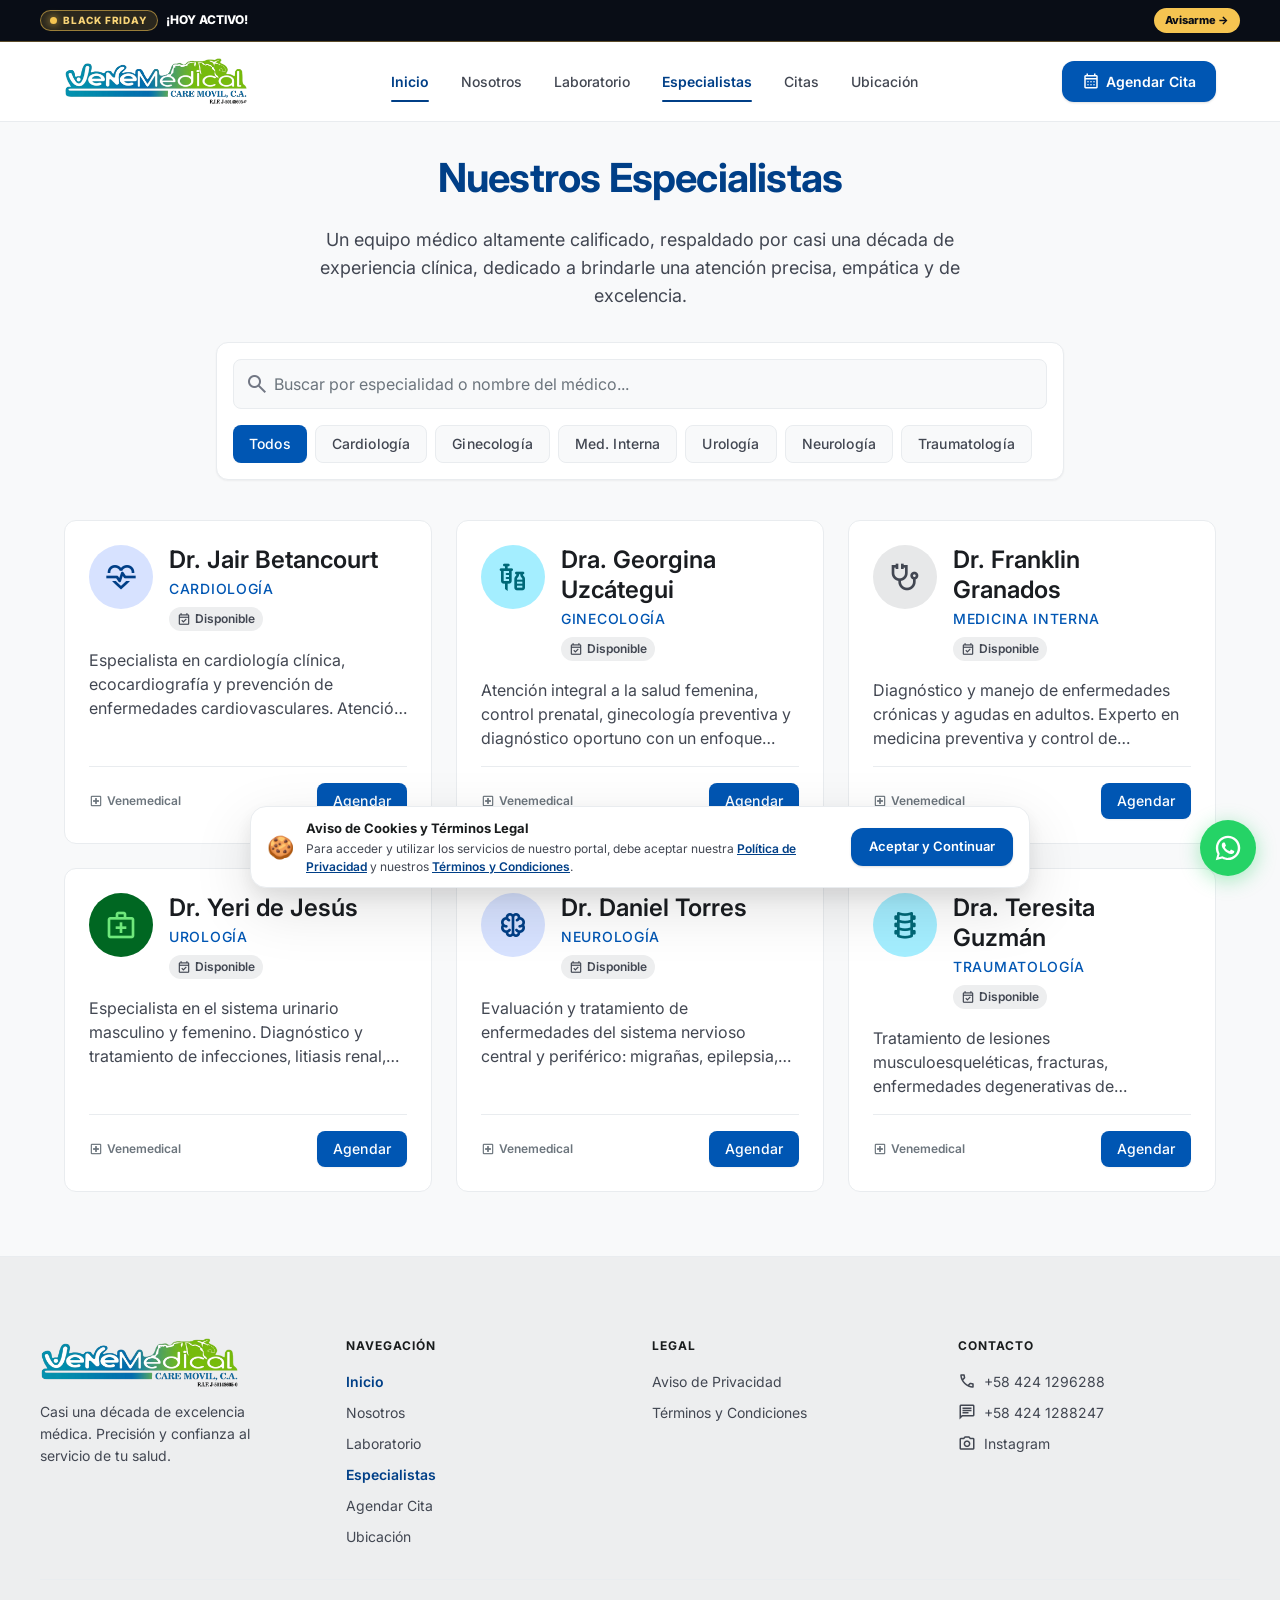
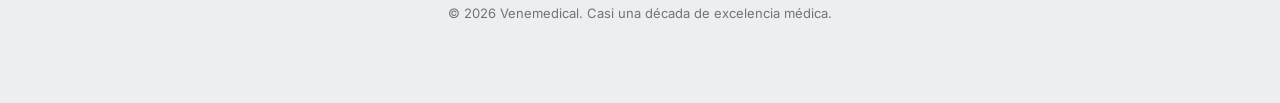
<file: especialistas/index.html>
<!DOCTYPE html>
<html lang="es" class="scroll-smooth">
<head>
  <meta charset="utf-8">
  <meta name="viewport" content="width=device-width, initial-scale=1.0">
  <title>Médicos Especialistas en Caracas | Cardiología, Ginecología, Traumatología y Más - Venemedical</title>
  <meta name="description" content="Consultas con médicos especialistas en Caracas: Cardiología, Ginecología, Medicina Interna, Urología, Neurología y Traumatología. Atención a pacientes de toda Caracas en Venemedical.">
  <link rel="canonical" href="https://venemedical.com/especialistas/">
  <link rel="icon" href="/favicon.ico" sizes="any">

  <!-- Open Graph -->
    <meta name="keywords" content="medicos especialistas caracas, cardiologo caracas, ginecologo caracas, urologo caracas, medicina interna caracas, neurologo caracas, traumatologo caracas, consultas medicas chacao baruta sucre libertador el hatillo">
  <meta name="author" content="Venemedical Care">
  <meta name="robots" content="index, follow, max-image-preview:large, max-snippet:-1, max-video-preview:-1">
  <meta name="geo.region" content="VE-M">
  <meta name="geo.placename" content="Caracas, Distrito Capital, Miranda, Libertador, Chacao, Baruta, Sucre, El Hatillo, Palo Verde, Petare">
  <meta name="geo.position" content="10.4806;-66.8150">
  <meta name="ICBM" content="10.4806, -66.8150">

  <!-- Open Graph / Facebook / WhatsApp -->
  <meta property="og:type" content="website">
  <meta property="og:locale" content="es_VE">
  <meta property="og:site_name" content="Venemedical">
  <meta property="og:title" content="Médicos Especialistas en Caracas | Venemedical">
  <meta property="og:description" content="Atención médica en Cardiología, Ginecología, Medicina Interna, Urología, Neurología y Traumatología para pacientes de toda Caracas.">
  <meta property="og:url" content="https://venemedical.com/especialistas/">
  <meta property="og:image" content="https://venemedical.com/assets/images/unnamed.png">
  <meta property="og:image:alt" content="Venemedical Care">

  <!-- Twitter Cards -->
  <meta name="twitter:card" content="summary_large_image">
  <meta name="twitter:title" content="Médicos Especialistas en Caracas | Venemedical">
  <meta name="twitter:description" content="Atención médica en Cardiología, Ginecología, Medicina Interna, Urología, Neurología y Traumatología en Caracas.">
  <meta name="twitter:image" content="https://venemedical.com/assets/images/unnamed.png">

  <!-- Schema.org JSON-LD -->
  <script type="application/ld+json">
  
  {
    "@context": "https://schema.org",
    "@type": "MedicalClinic",
    "name": "Venemedical Especialistas Médicos",
    "url": "https://venemedical.com/especialistas/",
    "medicalSpecialty": [
      "Cardiology",
      "Gynecology",
      "InternalMedicine",
      "Urology",
      "Neurology",
      "Orthopedic"
    ],
    "physician": [
      {
        "@type": "Physician",
        "name": "Dr. Jair Betancourt",
        "medicalSpecialty": "Cardiology"
      },
      {
        "@type": "Physician",
        "name": "Dra. Georgina Uzcátegui",
        "medicalSpecialty": "Gynecology"
      },
      {
        "@type": "Physician",
        "name": "Dr. Franklin Granados",
        "medicalSpecialty": "InternalMedicine"
      },
      {
        "@type": "Physician",
        "name": "Dr. Yeri de Jesús",
        "medicalSpecialty": "Urology"
      },
      {
        "@type": "Physician",
        "name": "Dr. Daniel Torres",
        "medicalSpecialty": "Neurology"
      },
      {
        "@type": "Physician",
        "name": "Dra. Teresita Guzmán",
        "medicalSpecialty": "Orthopedic"
      }
    ],
    "parentOrganization": {
      "@id": "https://venemedical.com/#organization"
    },
    "telephone": "+58-424-1296288",
    "address": {
      "@type": "PostalAddress",
      "streetAddress": "Primer local a mano izquierda, Local 11",
      "addressLocality": "Sucre, Caracas",
      "addressRegion": "Estado Miranda",
      "postalCode": "1080",
      "addressCountry": "VE"
    },
    "areaServed": [
      {
        "@type": "City",
        "name": "Caracas"
      },
      {
        "@type": "AdministrativeArea",
        "name": "Distrito Capital"
      },
      {
        "@type": "AdministrativeArea",
        "name": "Estado Miranda"
      },
      {
        "@type": "AdministrativeArea",
        "name": "Municipio Libertador, Caracas"
      },
      {
        "@type": "AdministrativeArea",
        "name": "Municipio Chacao, Caracas"
      },
      {
        "@type": "AdministrativeArea",
        "name": "Municipio Baruta, Caracas"
      },
      {
        "@type": "AdministrativeArea",
        "name": "Municipio Sucre, Caracas"
      },
      {
        "@type": "AdministrativeArea",
        "name": "Municipio El Hatillo, Caracas"
      },
      {
        "@type": "Place",
        "name": "Palo Verde, Caracas"
      },
      {
        "@type": "Place",
        "name": "Petare, Caracas"
      },
      {
        "@type": "Place",
        "name": "Altamira, Caracas"
      },
      {
        "@type": "Place",
        "name": "Los Palos Grandes, Caracas"
      },
      {
        "@type": "Place",
        "name": "Las Mercedes, Caracas"
      },
      {
        "@type": "Place",
        "name": "Los Dos Caminos, Caracas"
      },
      {
        "@type": "Place",
        "name": "La California, Caracas"
      },
      {
        "@type": "Place",
        "name": "El Marqués, Caracas"
      },
      {
        "@type": "Place",
        "name": "Macaracuay, Caracas"
      },
      {
        "@type": "Place",
        "name": "El Cafetal, Caracas"
      },
      {
        "@type": "Place",
        "name": "Santa Paula, Caracas"
      },
      {
        "@type": "Place",
        "name": "Bello Monte, Caracas"
      },
      {
        "@type": "Place",
        "name": "La Trinidad, Caracas"
      },
      {
        "@type": "Place",
        "name": "Sabana Grande, Caracas"
      },
      {
        "@type": "Place",
        "name": "La Candelaria, Caracas"
      },
      {
        "@type": "Place",
        "name": "San Bernardino, Caracas"
      },
      {
        "@type": "Place",
        "name": "El Paraíso, Caracas"
      },
      {
        "@type": "Place",
        "name": "La Urbina, Caracas"
      },
      {
        "@type": "Place",
        "name": "El Rosal, Caracas"
      },
      {
        "@type": "GeoCircle",
        "geoMidpoint": {
          "@type": "GeoCoordinates",
          "latitude": 10.4806,
          "longitude": -66.815
        },
        "geoRadius": "25000"
      }
    ]
  }
  
  </script>

  <!-- Preconnect para velocidad -->
  <link rel="preconnect" href="https://fonts.googleapis.com">
  <link rel="preconnect" href="https://fonts.gstatic.com" crossorigin>

  <!-- Fuentes e iconos sin bloqueo de render -->
  <link rel="preload" as="style" href="https://fonts.googleapis.com/css2?family=Inter:wght@400;500;600;700;800;900&display=swap" onload="this.onload=null;this.rel='stylesheet'">
  <noscript><link rel="stylesheet" href="https://fonts.googleapis.com/css2?family=Inter:wght@400;500;600;700;800;900&display=swap"></noscript>
  <link rel="preload" as="style" href="https://fonts.googleapis.com/css2?family=Material+Symbols+Outlined:opsz,wght,FILL@24,400,0..1&display=block" onload="this.onload=null;this.rel='stylesheet'">
  <noscript><link rel="stylesheet" href="https://fonts.googleapis.com/css2?family=Material+Symbols+Outlined:opsz,wght,FILL@24,400,0..1&display=block"></noscript>


  <!-- Sistema de Diseño Centralizado -->
  <link rel="stylesheet" href="../assets/css/venemedical.css">
  <link rel="stylesheet" href="../assets/css/tailwind.min.css">
  <!-- Clean URL normalizer for SEO -->
  <script id="canonical-url-cleaner">
    if (window.location.pathname.endsWith('/index.html')) {
      var cleanPath = window.location.pathname.replace(/\/index\.html$/, '/') || '/';
      window.history.replaceState(null, '', cleanPath + window.location.search + window.location.hash);
    }
  </script>
</head>
<body class="antialiased">

<!-- ═══ MOBILE DRAWER ══════════════════════════════════════════════ -->
<div id="mobile-backdrop" class="vm-backdrop" aria-hidden="true"></div>

<aside id="mobile-drawer" class="vm-drawer" aria-label="Menú de navegación">
  <div class="vm-drawer-header">
    <a href="/">
      <img src="../assets/images/logo.png" alt="Venemedical Logo" class="vm-drawer-logo" width="160" height="48" loading="lazy" decoding="async">
    </a>
    <button onclick="closeMobileMenu()" class="vm-drawer-close" aria-label="Cerrar menú">
      <span class="material-symbols-outlined">close</span>
    </button>
  </div>

  <nav class="vm-drawer-nav">
    <a href="/" class="vm-drawer-link active" aria-current="page">
      <span class="material-symbols-outlined" style="font-size:22px">home</span>
      Inicio
    </a>
    <a href="/nosotros/" class="vm-drawer-link">
      <span class="material-symbols-outlined" style="font-size:22px">info</span>
      Nosotros
    </a>
    <a href="/laboratorio/" class="vm-drawer-link">
      <span class="material-symbols-outlined" style="font-size:22px">science</span>
      Laboratorio
    </a>
    <a href="/especialistas/" class="vm-drawer-link">
      <span class="material-symbols-outlined" style="font-size:22px">stethoscope</span>
      Especialistas
    </a>
    <a href="/citas/" class="vm-drawer-link">
      <span class="material-symbols-outlined" style="font-size:22px">calendar_month</span>
      Citas
    </a>
    <a href="/ubicacion/" class="vm-drawer-link">
      <span class="material-symbols-outlined" style="font-size:22px">location_on</span>
      Ubicación
    </a>
  </nav>

    <div class="vm-drawer-footer flex flex-col gap-3 p-4 border-t border-border-subtle bg-surface-container-low">
      <div class="flex flex-col gap-2 text-xs font-medium text-text-muted">
        <a href="https://wa.me/584241288247?text=Hola,%20deseo%20atenci%C3%B3n%20en%20Venemedical." target="_blank" rel="noopener noreferrer" class="flex items-center gap-2 p-2 rounded-lg bg-emerald-500/10 text-emerald-700 font-bold hover:bg-emerald-500/20">
          <span class="material-symbols-outlined" style="font-size:18px">chat</span>
          WhatsApp: +58 424 1288247
        </a>
        <a href="tel:+584241296288" class="flex items-center gap-2 p-2 rounded-lg bg-primary/10 text-primary font-semibold hover:bg-primary/20">
          <span class="material-symbols-outlined" style="font-size:18px">call</span>
          Llamar: +58 424 1296288
        </a>
        <a href="https://www.instagram.com/venemedicalcare" target="_blank" rel="noopener noreferrer" class="flex items-center gap-2 p-2 rounded-lg bg-surface-pure text-text-muted hover:text-primary">
          <span class="material-symbols-outlined" style="font-size:18px">photo_camera</span>
          Instagram: @venemedicalcare
        </a>
      </div>
      <a href="/citas/" class="vm-drawer-cta mt-1">
        <span class="material-symbols-outlined" style="font-size:20px">calendar_month</span>
        Agendar Cita Médica
      </a>
    </div>
  </aside>
  <!-- ══════════════════════════════════════════════════════════════ -->

  <!-- TOP CONTACT BAR (FUERA DEL FOOTER) -->
  <div class="bg-primary text-white text-xs py-2 px-gutter border-b border-primary/20 relative z-40">
    <div class="max-w-container-max mx-auto flex flex-wrap items-center justify-between gap-x-6 gap-y-2">
      <div class="flex items-center gap-1.5 opacity-90">
        <span class="material-symbols-outlined text-sm" style="font-size:16px">schedule</span>
        <span>Lun–Vie 7am–4:30pm · Sáb 8am–1pm y Feriados</span>
      </div>
      <div class="flex items-center gap-4 sm:gap-6 flex-wrap font-medium ml-auto">
        <a href="tel:+584241296288" class="flex items-center gap-1 hover:underline">
          <span class="material-symbols-outlined text-sm" style="font-size:16px">call</span>
          +58 424 1296288
        </a>
        <a href="https://wa.me/584241288247?text=Hola,%20deseo%20atenci%C3%B3n%20en%20Venemedical." target="_blank" rel="noopener noreferrer" class="flex items-center gap-1 text-emerald-300 font-bold hover:underline">
          <span class="material-symbols-outlined text-sm" style="font-size:16px">chat</span>
          +58 424 1288247 (WhatsApp)
        </a>
        <a href="https://www.instagram.com/venemedicalcare" target="_blank" rel="noopener noreferrer" class="flex items-center gap-1 opacity-90 hover:opacity-100 hover:underline">
          <span class="material-symbols-outlined text-sm" style="font-size:16px">photo_camera</span>
          Instagram
        </a>
      </div>
    </div>
  </div>

  <!-- NAVBAR -->
  <header class="vm-navbar" role="banner">
  <div class="vm-navbar-inner">
    <!-- Logo -->
    <a href="/" aria-label="Venemedical - Página de inicio">
      <img src="../assets/images/logo.png" alt="Venemedical Care Logo" class="vm-navbar-logo" width="200" height="48" decoding="async" fetchpriority="high">
    </a>

    <!-- Nav Desktop -->
    <nav aria-label="Navegación principal">
      <ul class="vm-nav-links">
        <li><a href="/" class="vm-nav-link active" aria-current="page">Inicio</a></li>
        <li><a href="/nosotros/" class="vm-nav-link">Nosotros</a></li>
        <li><a href="/laboratorio/" class="vm-nav-link">Laboratorio</a></li>
        <li><a href="/especialistas/" class="vm-nav-link">Especialistas</a></li>
        <li><a href="/citas/" class="vm-nav-link">Citas</a></li>
        <li><a href="/ubicacion/" class="vm-nav-link">Ubicación</a></li>
      </ul>
    </nav>

    <!-- Trailing -->
    <div style="display:flex;align-items:center;gap:12px">
      <a href="/citas/" class="vm-btn-cta" id="nav-cta">
        <span class="material-symbols-outlined" style="font-size:18px">calendar_month</span>
        Agendar Cita
      </a>
      <button onclick="openMobileMenu()" class="vm-menu-toggle" aria-label="Abrir menú">
        <span class="material-symbols-outlined">menu</span>
      </button>
    </div>
  </div>
</header>

<main class="flex-grow">
<!-- Hero Section -->
<section class="w-full text-center max-w-3xl flex flex-col items-center gap-6 mx-auto px-margin-mobile md:px-gutter mt-8 mb-8">
<h1 class="font-headline-xl-mobile text-headline-xl-mobile md:font-headline-xl md:text-headline-xl text-primary">Nuestros Especialistas</h1>
<p class="font-body-lg text-body-lg text-on-surface-variant">Un equipo médico altamente calificado, respaldado por casi una década de experiencia clínica, dedicado a brindarle una atención precisa, empática y de excelencia.</p>
</section>
<!-- Search and Filter Bar -->
<div class="max-w-4xl mx-auto px-margin-mobile md:px-gutter mb-10">
<section class="w-full bg-surface-pure p-4 rounded-xl shadow-sm border border-border-subtle flex flex-col gap-4">
<div class="relative w-full flex-grow">
<span class="material-symbols-outlined absolute left-3 top-1/2 -translate-y-1/2 text-outline">search</span>
<input id="search-especialistas" class="w-full pl-10 pr-4 py-3 bg-surface border border-border-subtle rounded-lg focus:outline-none focus:border-primary-container focus:ring-1 focus:ring-primary-container transition-colors font-body-md text-body-md text-text-main placeholder:text-text-muted" placeholder="Buscar por especialidad o nombre del médico..." type="text"/>
</div>
<div class="flex gap-2 w-full overflow-x-auto pb-2 md:pb-0 no-scrollbar" id="filter-chips">
<button type="button" data-filter="todos" onclick="filterCards('todos', this)" class="chip-btn active px-4 py-2 bg-primary-container text-white rounded-lg font-label-md text-label-md whitespace-nowrap shadow-sm transition-colors">Todos</button>
<button type="button" data-filter="cardiologia" onclick="filterCards('cardiologia', this)" class="chip-btn px-4 py-2 bg-surface text-on-surface-variant border border-border-subtle rounded-lg font-label-md text-label-md whitespace-nowrap hover:bg-surface-container-low transition-colors">Cardiología</button>
<button type="button" data-filter="ginecologia" onclick="filterCards('ginecologia', this)" class="chip-btn px-4 py-2 bg-surface text-on-surface-variant border border-border-subtle rounded-lg font-label-md text-label-md whitespace-nowrap hover:bg-surface-container-low transition-colors">Ginecología</button>
<button type="button" data-filter="medicina-interna" onclick="filterCards('medicina-interna', this)" class="chip-btn px-4 py-2 bg-surface text-on-surface-variant border border-border-subtle rounded-lg font-label-md text-label-md whitespace-nowrap hover:bg-surface-container-low transition-colors">Med. Interna</button>
<button type="button" data-filter="urologia" onclick="filterCards('urologia', this)" class="chip-btn px-4 py-2 bg-surface text-on-surface-variant border border-border-subtle rounded-lg font-label-md text-label-md whitespace-nowrap hover:bg-surface-container-low transition-colors">Urología</button>
<button type="button" data-filter="neurologia" onclick="filterCards('neurologia', this)" class="chip-btn px-4 py-2 bg-surface text-on-surface-variant border border-border-subtle rounded-lg font-label-md text-label-md whitespace-nowrap hover:bg-surface-container-low transition-colors">Neurología</button>
<button type="button" data-filter="traumatologia" onclick="filterCards('traumatologia', this)" class="chip-btn px-4 py-2 bg-surface text-on-surface-variant border border-border-subtle rounded-lg font-label-md text-label-md whitespace-nowrap hover:bg-surface-container-low transition-colors">Traumatología</button>
</div>
</section>
</div>
<!-- Specialists Bento Grid -->
<section class="w-full max-w-container-max mx-auto px-margin-mobile md:px-gutter pb-16 grid grid-cols-1 md:grid-cols-2 lg:grid-cols-3 gap-6" id="specialists-grid">

<!-- Card: Dr. Jair Betancourt - Cardiología -->
<div class="specialist-card bg-surface-pure rounded-xl border border-border-subtle p-6 flex flex-col gap-4 hover:shadow-md transition-shadow relative overflow-hidden group" data-specialty="cardiologia">
<div class="absolute top-0 left-0 w-1 h-full bg-primary-container opacity-0 group-hover:opacity-100 transition-opacity"></div>
<div class="flex items-start gap-4">
<div class="w-16 h-16 rounded-full bg-primary-fixed flex items-center justify-center shrink-0">
  <span class="material-symbols-outlined text-primary text-[32px]">cardiology</span>
</div>
<div>
  <h3 class="font-headline-md text-headline-md text-text-main text-[20px] leading-tight mb-1">Dr. Jair Betancourt</h3>
  <p class="font-label-md text-label-md text-primary-container uppercase tracking-wider mb-2">Cardiología</p>
  <span class="inline-flex items-center px-2 py-1 bg-surface-container text-on-surface-variant font-label-sm text-label-sm rounded-full gap-1">
    <span class="material-symbols-outlined text-[14px]">event_available</span>Disponible
  </span>
</div>
</div>
<p class="font-body-md text-body-md text-on-surface-variant line-clamp-3">Especialista en cardiología clínica, ecocardiografía y prevención de enfermedades cardiovasculares. Atención integral al corazón con tecnología de vanguardia.</p>
<div class="mt-auto pt-4 border-t border-border-subtle flex justify-between items-center">
<span class="font-label-sm text-label-sm text-text-muted flex items-center gap-1"><span class="material-symbols-outlined text-[14px]">local_hospital</span>Venemedical</span>
<a href="/citas/" class="px-4 py-2 bg-primary-container text-white rounded-lg font-label-md text-label-md hover:bg-on-primary-fixed-variant transition-colors shadow-sm">Agendar</a>
</div>
</div>

<!-- Card: Dra. Georgina Uzcátegui - Ginecología -->
<div class="specialist-card bg-surface-pure rounded-xl border border-border-subtle p-6 flex flex-col gap-4 hover:shadow-md transition-shadow relative overflow-hidden group" data-specialty="ginecologia">
<div class="absolute top-0 left-0 w-1 h-full bg-primary-container opacity-0 group-hover:opacity-100 transition-opacity"></div>
<div class="flex items-start gap-4">
<div class="w-16 h-16 rounded-full bg-secondary-fixed flex items-center justify-center shrink-0">
  <span class="material-symbols-outlined text-secondary text-[32px]">vaccines</span>
</div>
<div>
  <h3 class="font-headline-md text-headline-md text-text-main text-[20px] leading-tight mb-1">Dra. Georgina Uzcátegui</h3>
  <p class="font-label-md text-label-md text-primary-container uppercase tracking-wider mb-2">Ginecología</p>
  <span class="inline-flex items-center px-2 py-1 bg-surface-container text-on-surface-variant font-label-sm text-label-sm rounded-full gap-1">
    <span class="material-symbols-outlined text-[14px]">event_available</span>Disponible
  </span>
</div>
</div>
<p class="font-body-md text-body-md text-on-surface-variant line-clamp-3">Atención integral a la salud femenina, control prenatal, ginecología preventiva y diagnóstico oportuno con un enfoque empático y humanizado.</p>
<div class="mt-auto pt-4 border-t border-border-subtle flex justify-between items-center">
<span class="font-label-sm text-label-sm text-text-muted flex items-center gap-1"><span class="material-symbols-outlined text-[14px]">local_hospital</span>Venemedical</span>
<a href="/citas/" class="px-4 py-2 bg-primary-container text-white rounded-lg font-label-md text-label-md hover:bg-on-primary-fixed-variant transition-colors shadow-sm">Agendar</a>
</div>
</div>

<!-- Card: Dr. Franklin Granados - Medicina Interna -->
<div class="specialist-card bg-surface-pure rounded-xl border border-border-subtle p-6 flex flex-col gap-4 hover:shadow-md transition-shadow relative overflow-hidden group" data-specialty="medicina-interna">
<div class="absolute top-0 left-0 w-1 h-full bg-primary-container opacity-0 group-hover:opacity-100 transition-opacity"></div>
<div class="flex items-start gap-4">
<div class="w-16 h-16 rounded-full bg-surface-container-high flex items-center justify-center shrink-0">
  <span class="material-symbols-outlined text-on-surface-variant text-[32px]">stethoscope</span>
</div>
<div>
  <h3 class="font-headline-md text-headline-md text-text-main text-[20px] leading-tight mb-1">Dr. Franklin Granados</h3>
  <p class="font-label-md text-label-md text-primary-container uppercase tracking-wider mb-2">Medicina Interna</p>
  <span class="inline-flex items-center px-2 py-1 bg-surface-container text-on-surface-variant font-label-sm text-label-sm rounded-full gap-1">
    <span class="material-symbols-outlined text-[14px]">event_available</span>Disponible
  </span>
</div>
</div>
<p class="font-body-md text-body-md text-on-surface-variant line-clamp-3">Diagnóstico y manejo de enfermedades crónicas y agudas en adultos. Experto en medicina preventiva y control de patologías sistémicas complejas.</p>
<div class="mt-auto pt-4 border-t border-border-subtle flex justify-between items-center">
<span class="font-label-sm text-label-sm text-text-muted flex items-center gap-1"><span class="material-symbols-outlined text-[14px]">local_hospital</span>Venemedical</span>
<a href="/citas/" class="px-4 py-2 bg-primary-container text-white rounded-lg font-label-md text-label-md hover:bg-on-primary-fixed-variant transition-colors shadow-sm">Agendar</a>
</div>
</div>

<!-- Card: Dr. Yeri de Jesús - Urología -->
<div class="specialist-card bg-surface-pure rounded-xl border border-border-subtle p-6 flex flex-col gap-4 hover:shadow-md transition-shadow relative overflow-hidden group" data-specialty="urologia">
<div class="absolute top-0 left-0 w-1 h-full bg-primary-container opacity-0 group-hover:opacity-100 transition-opacity"></div>
<div class="flex items-start gap-4">
<div class="w-16 h-16 rounded-full bg-tertiary-container flex items-center justify-center shrink-0">
  <span class="material-symbols-outlined text-on-tertiary-container text-[32px]">medical_services</span>
</div>
<div>
  <h3 class="font-headline-md text-headline-md text-text-main text-[20px] leading-tight mb-1">Dr. Yeri de Jesús</h3>
  <p class="font-label-md text-label-md text-primary-container uppercase tracking-wider mb-2">Urología</p>
  <span class="inline-flex items-center px-2 py-1 bg-surface-container text-on-surface-variant font-label-sm text-label-sm rounded-full gap-1">
    <span class="material-symbols-outlined text-[14px]">event_available</span>Disponible
  </span>
</div>
</div>
<p class="font-body-md text-body-md text-on-surface-variant line-clamp-3">Especialista en el sistema urinario masculino y femenino. Diagnóstico y tratamiento de infecciones, litiasis renal, incontinencia y patologías prostáticas.</p>
<div class="mt-auto pt-4 border-t border-border-subtle flex justify-between items-center">
<span class="font-label-sm text-label-sm text-text-muted flex items-center gap-1"><span class="material-symbols-outlined text-[14px]">local_hospital</span>Venemedical</span>
<a href="/citas/" class="px-4 py-2 bg-primary-container text-white rounded-lg font-label-md text-label-md hover:bg-on-primary-fixed-variant transition-colors shadow-sm">Agendar</a>
</div>
</div>

<!-- Card: Dr. Daniel Torres - Neurología -->
<div class="specialist-card bg-surface-pure rounded-xl border border-border-subtle p-6 flex flex-col gap-4 hover:shadow-md transition-shadow relative overflow-hidden group" data-specialty="neurologia">
<div class="absolute top-0 left-0 w-1 h-full bg-primary-container opacity-0 group-hover:opacity-100 transition-opacity"></div>
<div class="flex items-start gap-4">
<div class="w-16 h-16 rounded-full bg-primary-fixed flex items-center justify-center shrink-0">
  <span class="material-symbols-outlined text-primary text-[32px]">neurology</span>
</div>
<div>
  <h3 class="font-headline-md text-headline-md text-text-main text-[20px] leading-tight mb-1">Dr. Daniel Torres</h3>
  <p class="font-label-md text-label-md text-primary-container uppercase tracking-wider mb-2">Neurología</p>
  <span class="inline-flex items-center px-2 py-1 bg-surface-container text-on-surface-variant font-label-sm text-label-sm rounded-full gap-1">
    <span class="material-symbols-outlined text-[14px]">event_available</span>Disponible
  </span>
</div>
</div>
<p class="font-body-md text-body-md text-on-surface-variant line-clamp-3">Evaluación y tratamiento de enfermedades del sistema nervioso central y periférico: migrañas, epilepsia, neuropatías y trastornos del movimiento.</p>
<div class="mt-auto pt-4 border-t border-border-subtle flex justify-between items-center">
<span class="font-label-sm text-label-sm text-text-muted flex items-center gap-1"><span class="material-symbols-outlined text-[14px]">local_hospital</span>Venemedical</span>
<a href="/citas/" class="px-4 py-2 bg-primary-container text-white rounded-lg font-label-md text-label-md hover:bg-on-primary-fixed-variant transition-colors shadow-sm">Agendar</a>
</div>
</div>

<!-- Card: Dra. Teresita Guzmán - Traumatología -->
<div class="specialist-card bg-surface-pure rounded-xl border border-border-subtle p-6 flex flex-col gap-4 hover:shadow-md transition-shadow relative overflow-hidden group" data-specialty="traumatologia">
<div class="absolute top-0 left-0 w-1 h-full bg-primary-container opacity-0 group-hover:opacity-100 transition-opacity"></div>
<div class="flex items-start gap-4">
<div class="w-16 h-16 rounded-full bg-secondary-fixed flex items-center justify-center shrink-0">
  <span class="material-symbols-outlined text-secondary text-[32px]">orthopedics</span>
</div>
<div>
  <h3 class="font-headline-md text-headline-md text-text-main text-[20px] leading-tight mb-1">Dra. Teresita Guzmán</h3>
  <p class="font-label-md text-label-md text-primary-container uppercase tracking-wider mb-2">Traumatología</p>
  <span class="inline-flex items-center px-2 py-1 bg-surface-container text-on-surface-variant font-label-sm text-label-sm rounded-full gap-1">
    <span class="material-symbols-outlined text-[14px]">event_available</span>Disponible
  </span>
</div>
</div>
<p class="font-body-md text-body-md text-on-surface-variant line-clamp-3">Tratamiento de lesiones musculoesqueléticas, fracturas, enfermedades degenerativas de articulaciones y rehabilitación ortopédica post-quirúrgica.</p>
<div class="mt-auto pt-4 border-t border-border-subtle flex justify-between items-center">
<span class="font-label-sm text-label-sm text-text-muted flex items-center gap-1"><span class="material-symbols-outlined text-[14px]">local_hospital</span>Venemedical</span>
<a href="/citas/" class="px-4 py-2 bg-primary-container text-white rounded-lg font-label-md text-label-md hover:bg-on-primary-fixed-variant transition-colors shadow-sm">Agendar</a>
</div>
</div>

</section>
<p id="specialists-empty" class="hidden text-center text-sm text-text-muted pb-16 px-4">No se encontraron especialistas con ese criterio.</p>

<script>
function applySpecialistFilter(specialty) {
  const search = document.getElementById('search-especialistas').value.toLowerCase().trim();
  let visible = 0;
  document.querySelectorAll('.specialist-card').forEach(card => {
    const sp = card.dataset.specialty;
    const name = card.querySelector('h3').textContent.toLowerCase();
    const show = (specialty === 'todos' || sp === specialty) && (search === '' || name.includes(search) || sp.includes(search));
    card.style.display = show ? '' : 'none';
    if (show) visible++;
  });
  const empty = document.getElementById('specialists-empty');
  if (empty) empty.classList.toggle('hidden', visible > 0);
}

function filterCards(specialty, btn) {
  document.querySelectorAll('.chip-btn').forEach(c => {
    c.classList.remove('active', 'bg-primary-container', 'text-white');
    c.classList.add('bg-surface', 'text-on-surface-variant', 'border', 'border-border-subtle');
  });
  if (btn) {
    btn.classList.add('active', 'bg-primary-container', 'text-white');
    btn.classList.remove('bg-surface', 'text-on-surface-variant', 'border', 'border-border-subtle');
  }
  applySpecialistFilter(specialty);
}

document.getElementById('search-especialistas').addEventListener('input', function() {
  const activeChip = document.querySelector('.chip-btn.active');
  const specialty = activeChip ? activeChip.dataset.filter : 'todos';
  applySpecialistFilter(specialty);
});
</script>

</main>

<!-- FOOTER -->
<footer class="vm-footer" role="contentinfo">
  <div class="vm-footer-inner">
    <!-- Brand -->
    <div>
      <a href="/" aria-label="Venemedical inicio">
        <img src="../assets/images/logo.png" alt="Venemedical Logo" class="vm-footer-logo" width="200" height="52" loading="lazy" decoding="async">
      </a>
      <p class="vm-footer-desc">Casi una década de excelencia médica. Precisión y confianza al servicio de tu salud.</p>
    </div>

    <!-- Navegación -->
    <div>
      <p class="vm-footer-heading">Navegación</p>
      <nav class="vm-footer-nav" aria-label="Enlaces del footer">
        <a href="/" class="vm-footer-link active">Inicio</a>
        <a href="/nosotros/" class="vm-footer-link">Nosotros</a>
        <a href="/laboratorio/" class="vm-footer-link">Laboratorio</a>
        <a href="/especialistas/" class="vm-footer-link">Especialistas</a>
        <a href="/citas/" class="vm-footer-link">Agendar Cita</a>
        <a href="/ubicacion/" class="vm-footer-link">Ubicación</a>
      </nav>
    </div>

    <!-- Legal -->
    <div>
      <p class="vm-footer-heading">Legal</p>
      <nav class="vm-footer-nav">
        <a href="/aviso-de-privacidad/" class="vm-footer-link">Aviso de Privacidad</a>
        <a href="/terminos-y-condiciones/" class="vm-footer-link">Términos y Condiciones</a>
      </nav>
    </div>

    <!-- Contacto -->
    <div>
      <p class="vm-footer-heading">Contacto</p>
      <nav class="vm-footer-nav">
        <a href="tel:+584241296288" class="vm-footer-link">
          <span class="material-symbols-outlined" style="font-size:18px">call</span>
          +58 424 1296288
        </a>
        <a href="https://wa.me/584241288247" target="_blank" rel="noopener noreferrer" class="vm-footer-link">
          <span class="material-symbols-outlined" style="font-size:18px">chat</span>
          +58 424 1288247
        </a>
        <a href="https://www.instagram.com/venemedicalcare" target="_blank" rel="noopener noreferrer" class="vm-footer-link">
          <span class="material-symbols-outlined" style="font-size:18px">photo_camera</span>
          Instagram
        </a>
      </nav>
    </div>
  </div>

  <div class="vm-footer-bottom">
    © <span class="vm-copyright-year">2025</span> Venemedical. Casi una década de excelencia médica.
  </div>
</footer>

<!-- COOKIE BANNER / MODAL -->
<div id="vm-cookie-banner" class="vm-cookie-banner" role="dialog" aria-modal="true" aria-label="Aviso de cookies y términos">
  <div class="vm-cookie-inner">
    <div style="font-size:36px;line-height:1">🍪</div>
    <div>
      <h3 style="margin:0 0 8px 0;font-size:18px;font-weight:700;color:var(--color-on-surface)">Aviso de Cookies y Términos Legal</h3>
      <p class="vm-cookie-text">
        Para acceder y utilizar los servicios de nuestro portal, debe aceptar nuestra
        <a href="/aviso-de-privacidad/" style="color:var(--color-primary);text-decoration:underline;font-weight:600">Política de Privacidad</a>
        y nuestros
        <a href="/terminos-y-condiciones/" style="color:var(--color-primary);text-decoration:underline;font-weight:600">Términos y Condiciones</a>.
      </p>
    </div>
    <div class="vm-cookie-actions">
      <button id="vm-cookie-accept" class="vm-btn vm-btn-primary" style="padding:12px 28px;width:100%;font-size:15px;font-weight:600">
        Aceptar y Continuar
      </button>
    </div>
  </div>
</div>

<!-- VENEMEBOT / WHATSAPP FLOTANTE -->
<div class="vm-whatsapp-widget" id="venemebot-container">
  <div class="vm-whatsapp-tooltip">¡Hola! Soy Venemebot 🤖</div>
  <a href="https://wa.me/584241288247?text=Hola,%20Venemebot,%20necesito%20informaci%C3%B3n"
     target="_blank" rel="noopener noreferrer"
     class="vm-whatsapp-btn"
     aria-label="Contactar a Venemebot por WhatsApp">
    <svg xmlns="http://www.w3.org/2000/svg" viewBox="0 0 448 512" class="vm-whatsapp-icon" aria-hidden="true">
      <path fill="currentColor" d="M380.9 97.1C339 55.1 283.2 32 223.9 32c-122.4 0-222 99.6-222 222 0 39.1 10.2 77.3 29.6 111L0 480l117.7-30.9c32.4 17.7 68.9 27 106.1 27h.1c122.3 0 224.1-99.6 224.1-222 0-59.3-25.2-115-67.1-157zm-157 341.6c-33.2 0-65.7-8.9-94-25.7l-6.7-4-69.8 18.3 18.6-68.1-4.4-7C53.7 322.6 45 289 45 254c0-98.7 80.3-179 179-179 47.8 0 92.8 18.6 126.6 52.4 33.8 33.8 52.4 78.8 52.4 126.6 0 98.7-80.3 178.7-179.1 178.7zm101.7-134.1c-5.6-2.8-33.1-16.3-38.2-18.2-5.1-1.9-8.8-2.8-12.5 2.8-3.7 5.6-14.3 18.2-17.6 22-3.3 3.7-6.5 4.2-12.1 1.4-5.6-2.8-23.7-8.7-45.1-27.8-16.7-14.9-28-33.3-31.3-39-3.3-5.6-.4-8.6 2.4-11.4 2.5-2.5 5.6-6.5 8.4-9.8 2.8-3.3 3.7-5.6 5.6-9.3 1.9-3.7 1-6.9-.5-9.8-1.4-2.8-12.5-30.1-17.1-41.2-4.5-10.8-9.1-9.3-12.5-9.5-3.2-.2-6.9-.2-10.6-.2-3.7 0-9.8 1.4-14.9 6.9-5.1 5.6-19.6 19.2-19.6 46.8 0 27.6 20.1 54.3 22.9 58 2.8 3.7 39.6 60.5 95.9 84.9 13.4 5.8 23.9 9.3 32.1 11.9 13.5 4.3 25.8 3.7 35.5 2.3 10.8-1.6 33.1-13.5 37.8-26.6 4.7-13.1 4.7-24.3 3.3-26.6-1.4-2.3-5.1-3.7-10.7-6.5z"/>
    </svg>
  </a>
</div>

<!-- JS compartido (al final del body para no bloquear render) -->
<script src="../assets/js/venemedical.js" defer></script>
<script src="../assets/js/campana.js" defer></script>
</body>
</html>
</file>
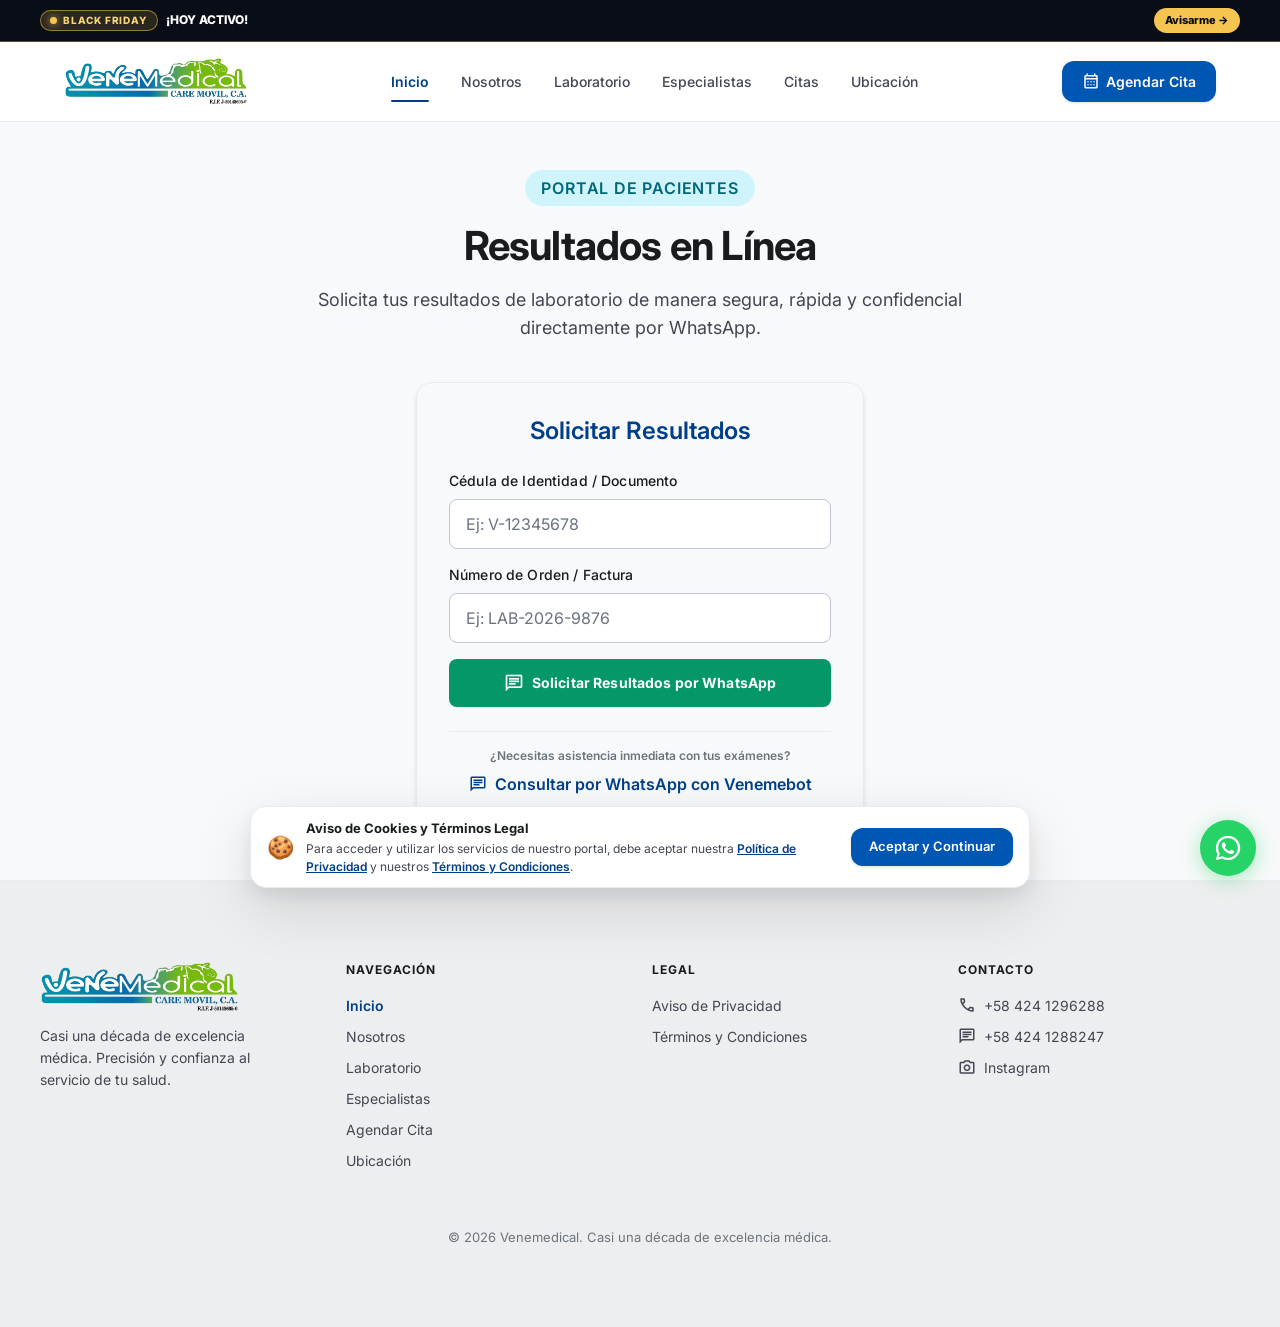
<file: resultados/index.html>
<!DOCTYPE html>
<html lang="es" class="scroll-smooth">
<head>
  <meta charset="utf-8">
  <meta name="viewport" content="width=device-width, initial-scale=1.0">
  <title>Consultar Resultados de Laboratorio en Línea | Venemedical</title>
  <meta name="description" content="Consulta y solicita tus resultados de laboratorio clínico en línea de forma rápida y confidencial en toda Caracas con Venemedical.">
  <link rel="canonical" href="https://venemedical.com/resultados/">
  <link rel="icon" href="/favicon.ico" sizes="any">

  <!-- Open Graph -->
    <meta name="keywords" content="resultados de laboratorio caracas, resultados venemedical, ver resultados online laboratorio caracas, analisis clinicos caracas">
  <meta name="author" content="Venemedical Care">
  <meta name="robots" content="index, follow, max-image-preview:large, max-snippet:-1, max-video-preview:-1">
  <meta name="geo.region" content="VE-M">
  <meta name="geo.placename" content="Caracas, Distrito Capital, Miranda, Libertador, Chacao, Baruta, Sucre, El Hatillo, Palo Verde, Petare">
  <meta name="geo.position" content="10.4806;-66.8150">
  <meta name="ICBM" content="10.4806, -66.8150">

  <!-- Open Graph / Facebook / WhatsApp -->
  <meta property="og:type" content="website">
  <meta property="og:locale" content="es_VE">
  <meta property="og:site_name" content="Venemedical">
  <meta property="og:title" content="Consultar Resultados de Laboratorio en Línea | Venemedical">
  <meta property="og:description" content="Accede a tus análisis clínicos con rapidez y confidencialidad médica en Venemedical.">
  <meta property="og:url" content="https://venemedical.com/resultados/">
  <meta property="og:image" content="https://venemedical.com/assets/images/unnamed.png">
  <meta property="og:image:alt" content="Venemedical Care">

  <!-- Twitter Cards -->
  <meta name="twitter:card" content="summary_large_image">
  <meta name="twitter:title" content="Consultar Resultados de Laboratorio en Línea | Venemedical">
  <meta name="twitter:description" content="Accede a tus análisis clínicos con rapidez y confidencialidad médica en Venemedical.">
  <meta name="twitter:image" content="https://venemedical.com/assets/images/unnamed.png">

  <!-- Schema.org JSON-LD -->
  <script type="application/ld+json">
  
  {
    "@context": "https://schema.org",
    "@type": "WebPage",
    "name": "Resultados de Laboratorio en Línea - Venemedical",
    "url": "https://venemedical.com/resultados/",
    "isPartOf": {
      "@id": "https://venemedical.com/#organization"
    }
  }
  
  </script>

  <!-- Preconnect para velocidad -->
  <link rel="preconnect" href="https://fonts.googleapis.com">
  <link rel="preconnect" href="https://fonts.gstatic.com" crossorigin>

  <!-- Fuentes e iconos sin bloqueo de render -->
  <link rel="preload" as="style" href="https://fonts.googleapis.com/css2?family=Inter:wght@400;500;600;700;800;900&display=swap" onload="this.onload=null;this.rel='stylesheet'">
  <noscript><link rel="stylesheet" href="https://fonts.googleapis.com/css2?family=Inter:wght@400;500;600;700;800;900&display=swap"></noscript>
  <link rel="preload" as="style" href="https://fonts.googleapis.com/css2?family=Material+Symbols+Outlined:opsz,wght,FILL@24,400,0..1&display=block" onload="this.onload=null;this.rel='stylesheet'">
  <noscript><link rel="stylesheet" href="https://fonts.googleapis.com/css2?family=Material+Symbols+Outlined:opsz,wght,FILL@24,400,0..1&display=block"></noscript>


  <!-- Sistema de Diseño Centralizado -->
  <link rel="stylesheet" href="../assets/css/venemedical.css">
  <link rel="stylesheet" href="../assets/css/tailwind.min.css">
  <!-- Clean URL normalizer for SEO -->
  <script id="canonical-url-cleaner">
    if (window.location.pathname.endsWith('/index.html')) {
      var cleanPath = window.location.pathname.replace(/\/index\.html$/, '/') || '/';
      window.history.replaceState(null, '', cleanPath + window.location.search + window.location.hash);
    }
  </script>
</head>
<body class="antialiased">

<!-- ═══ MOBILE DRAWER ══════════════════════════════════════════════ -->
<div id="mobile-backdrop" class="vm-backdrop" aria-hidden="true"></div>

<aside id="mobile-drawer" class="vm-drawer" aria-label="Menú de navegación">
  <div class="vm-drawer-header">
    <a href="/">
      <img src="../assets/images/logo.png" alt="Venemedical Logo" class="vm-drawer-logo" width="160" height="48" loading="lazy" decoding="async">
    </a>
    <button onclick="closeMobileMenu()" class="vm-drawer-close" aria-label="Cerrar menú">
      <span class="material-symbols-outlined">close</span>
    </button>
  </div>

  <nav class="vm-drawer-nav">
    <a href="/" class="vm-drawer-link active" aria-current="page">
      <span class="material-symbols-outlined" style="font-size:22px">home</span>
      Inicio
    </a>
    <a href="/nosotros/" class="vm-drawer-link">
      <span class="material-symbols-outlined" style="font-size:22px">info</span>
      Nosotros
    </a>
    <a href="/laboratorio/" class="vm-drawer-link">
      <span class="material-symbols-outlined" style="font-size:22px">science</span>
      Laboratorio
    </a>
    <a href="/especialistas/" class="vm-drawer-link">
      <span class="material-symbols-outlined" style="font-size:22px">stethoscope</span>
      Especialistas
    </a>
    <a href="/citas/" class="vm-drawer-link">
      <span class="material-symbols-outlined" style="font-size:22px">calendar_month</span>
      Citas
    </a>
    <a href="/ubicacion/" class="vm-drawer-link">
      <span class="material-symbols-outlined" style="font-size:22px">location_on</span>
      Ubicación
    </a>
  </nav>

    <div class="vm-drawer-footer flex flex-col gap-3 p-4 border-t border-border-subtle bg-surface-container-low">
      <div class="flex flex-col gap-2 text-xs font-medium text-text-muted">
        <a href="https://wa.me/584241288247?text=Hola,%20deseo%20atenci%C3%B3n%20en%20Venemedical." target="_blank" rel="noopener noreferrer" class="flex items-center gap-2 p-2 rounded-lg bg-emerald-500/10 text-emerald-700 font-bold hover:bg-emerald-500/20">
          <span class="material-symbols-outlined" style="font-size:18px">chat</span>
          WhatsApp: +58 424 1288247
        </a>
        <a href="tel:+584241296288" class="flex items-center gap-2 p-2 rounded-lg bg-primary/10 text-primary font-semibold hover:bg-primary/20">
          <span class="material-symbols-outlined" style="font-size:18px">call</span>
          Llamar: +58 424 1296288
        </a>
        <a href="https://www.instagram.com/venemedicalcare" target="_blank" rel="noopener noreferrer" class="flex items-center gap-2 p-2 rounded-lg bg-surface-pure text-text-muted hover:text-primary">
          <span class="material-symbols-outlined" style="font-size:18px">photo_camera</span>
          Instagram: @venemedicalcare
        </a>
      </div>
      <a href="/citas/" class="vm-drawer-cta mt-1">
        <span class="material-symbols-outlined" style="font-size:20px">calendar_month</span>
        Agendar Cita Médica
      </a>
    </div>
  </aside>
  <!-- ══════════════════════════════════════════════════════════════ -->

  <!-- TOP CONTACT BAR (FUERA DEL FOOTER) -->
  <div class="bg-primary text-white text-xs py-2 px-gutter border-b border-primary/20 relative z-40">
    <div class="max-w-container-max mx-auto flex flex-wrap items-center justify-between gap-x-6 gap-y-2">
      <div class="flex items-center gap-1.5 opacity-90">
        <span class="material-symbols-outlined text-sm" style="font-size:16px">schedule</span>
        <span>Lun–Vie 7am–4:30pm · Sáb 8am–1pm y Feriados</span>
      </div>
      <div class="flex items-center gap-4 sm:gap-6 flex-wrap font-medium ml-auto">
        <a href="tel:+584241296288" class="flex items-center gap-1 hover:underline">
          <span class="material-symbols-outlined text-sm" style="font-size:16px">call</span>
          +58 424 1296288
        </a>
        <a href="https://wa.me/584241288247?text=Hola,%20deseo%20atenci%C3%B3n%20en%20Venemedical." target="_blank" rel="noopener noreferrer" class="flex items-center gap-1 text-emerald-300 font-bold hover:underline">
          <span class="material-symbols-outlined text-sm" style="font-size:16px">chat</span>
          +58 424 1288247 (WhatsApp)
        </a>
        <a href="https://www.instagram.com/venemedicalcare" target="_blank" rel="noopener noreferrer" class="flex items-center gap-1 opacity-90 hover:opacity-100 hover:underline">
          <span class="material-symbols-outlined text-sm" style="font-size:16px">photo_camera</span>
          Instagram
        </a>
      </div>
    </div>
  </div>

  <!-- NAVBAR -->
  <header class="vm-navbar" role="banner">
  <div class="vm-navbar-inner">
    <!-- Logo -->
    <a href="/" aria-label="Venemedical - Página de inicio">
      <img src="../assets/images/logo.png" alt="Venemedical Care Logo" class="vm-navbar-logo" width="200" height="48" decoding="async" fetchpriority="high">
    </a>

    <!-- Nav Desktop -->
    <nav aria-label="Navegación principal">
      <ul class="vm-nav-links">
        <li><a href="/" class="vm-nav-link active" aria-current="page">Inicio</a></li>
        <li><a href="/nosotros/" class="vm-nav-link">Nosotros</a></li>
        <li><a href="/laboratorio/" class="vm-nav-link">Laboratorio</a></li>
        <li><a href="/especialistas/" class="vm-nav-link">Especialistas</a></li>
        <li><a href="/citas/" class="vm-nav-link">Citas</a></li>
        <li><a href="/ubicacion/" class="vm-nav-link">Ubicación</a></li>
      </ul>
    </nav>

    <!-- Trailing -->
    <div style="display:flex;align-items:center;gap:12px">
      <a href="/citas/" class="vm-btn-cta" id="nav-cta">
        <span class="material-symbols-outlined" style="font-size:18px">calendar_month</span>
        Agendar Cita
      </a>
      <button onclick="openMobileMenu()" class="vm-menu-toggle" aria-label="Abrir menú">
        <span class="material-symbols-outlined">menu</span>
      </button>
    </div>
  </div>
</header>

<main class="flex-grow">
  <div class="max-w-container-max mx-auto space-y-10 py-12 px-4 sm:px-gutter">
    <div class="text-center max-w-2xl mx-auto space-y-4">
      <span class="inline-block bg-secondary-container/30 text-secondary font-label-md px-4 py-1.5 rounded-full uppercase tracking-wider font-semibold">Portal de Pacientes</span>
      <h1 class="font-headline-xl-mobile md:font-headline-xl text-headline-xl-mobile md:text-headline-xl text-on-surface font-bold">Resultados en Línea</h1>
      <p class="font-body-lg text-body-lg text-on-surface-variant">Solicita tus resultados de laboratorio de manera segura, rápida y confidencial directamente por WhatsApp.</p>
    </div>

    <div class="max-w-md mx-auto bg-surface p-6 sm:p-8 rounded-2xl border border-border-subtle shadow-md space-y-6">
      <h2 class="font-headline-md text-headline-md font-semibold text-primary text-center">Solicitar Resultados</h2>
      <form id="results-form" onsubmit="event.preventDefault(); var c=document.getElementById('res-cedula').value.trim(), o=document.getElementById('res-orden').value.trim(); if(!c||!o) return; window.open('https://wa.me/584241288247?text='+encodeURIComponent('Hola Venemedical, solicito mis resultados de laboratorio:\n- Cédula: '+c+'\n- N° Orden/Factura: '+o), '_blank', 'noopener,noreferrer');" class="space-y-4">
        <div>
          <label for="res-cedula" class="block font-label-md text-label-md font-medium text-on-surface mb-2">Cédula de Identidad / Documento</label>
          <input id="res-cedula" type="text" placeholder="Ej: V-12345678" required class="w-full px-4 py-3 rounded-lg border border-outline-variant focus:outline-none focus:ring-2 focus:ring-primary bg-surface-pure text-on-surface font-body-md" />
        </div>
        <div>
          <label for="res-orden" class="block font-label-md text-label-md font-medium text-on-surface mb-2">Número de Orden / Factura</label>
          <input id="res-orden" type="text" placeholder="Ej: LAB-2026-9876" required class="w-full px-4 py-3 rounded-lg border border-outline-variant focus:outline-none focus:ring-2 focus:ring-primary bg-surface-pure text-on-surface font-body-md" />
        </div>
        <button type="submit" class="w-full bg-emerald-600 text-white py-3.5 rounded-lg font-label-md text-label-md font-bold hover:bg-emerald-700 transition-colors shadow-sm inline-flex items-center justify-center gap-2">
          <span class="material-symbols-outlined text-[20px]">chat</span>
          Solicitar Resultados por WhatsApp
        </button>
      </form>
      <div class="pt-4 border-t border-border-subtle text-center space-y-2">
        <p class="font-label-sm text-label-sm text-text-muted">¿Necesitas asistencia inmediata con tus exámenes?</p>
        <a href="https://wa.me/584241288247?text=Hola,%20Venemebot,%20necesito%20ayuda%20con%20mis%20resultados%20de%20laboratorio" target="_blank" class="inline-flex items-center gap-2 text-primary font-label-md font-semibold hover:underline">
          <span class="material-symbols-outlined text-[18px]">chat</span>
          Consultar por WhatsApp con Venemebot
        </a>
      </div>
    </div>
  </div>
</main>

<!-- FOOTER -->
<footer class="vm-footer" role="contentinfo">
  <div class="vm-footer-inner">
    <!-- Brand -->
    <div>
      <a href="/" aria-label="Venemedical inicio">
        <img src="../assets/images/logo.png" alt="Venemedical Logo" class="vm-footer-logo" width="200" height="52" loading="lazy" decoding="async">
      </a>
      <p class="vm-footer-desc">Casi una década de excelencia médica. Precisión y confianza al servicio de tu salud.</p>
    </div>

    <!-- Navegación -->
    <div>
      <p class="vm-footer-heading">Navegación</p>
      <nav class="vm-footer-nav" aria-label="Enlaces del footer">
        <a href="/" class="vm-footer-link active">Inicio</a>
        <a href="/nosotros/" class="vm-footer-link">Nosotros</a>
        <a href="/laboratorio/" class="vm-footer-link">Laboratorio</a>
        <a href="/especialistas/" class="vm-footer-link">Especialistas</a>
        <a href="/citas/" class="vm-footer-link">Agendar Cita</a>
        <a href="/ubicacion/" class="vm-footer-link">Ubicación</a>
      </nav>
    </div>

    <!-- Legal -->
    <div>
      <p class="vm-footer-heading">Legal</p>
      <nav class="vm-footer-nav">
        <a href="/aviso-de-privacidad/" class="vm-footer-link">Aviso de Privacidad</a>
        <a href="/terminos-y-condiciones/" class="vm-footer-link">Términos y Condiciones</a>
      </nav>
    </div>

    <!-- Contacto -->
    <div>
      <p class="vm-footer-heading">Contacto</p>
      <nav class="vm-footer-nav">
        <a href="tel:+584241296288" class="vm-footer-link">
          <span class="material-symbols-outlined" style="font-size:18px">call</span>
          +58 424 1296288
        </a>
        <a href="https://wa.me/584241288247" target="_blank" rel="noopener noreferrer" class="vm-footer-link">
          <span class="material-symbols-outlined" style="font-size:18px">chat</span>
          +58 424 1288247
        </a>
        <a href="https://www.instagram.com/venemedicalcare" target="_blank" rel="noopener noreferrer" class="vm-footer-link">
          <span class="material-symbols-outlined" style="font-size:18px">photo_camera</span>
          Instagram
        </a>
      </nav>
    </div>
  </div>

  <div class="vm-footer-bottom">
    © <span class="vm-copyright-year">2025</span> Venemedical. Casi una década de excelencia médica.
  </div>
</footer>

<!-- COOKIE BANNER / MODAL -->
<div id="vm-cookie-banner" class="vm-cookie-banner" role="dialog" aria-modal="true" aria-label="Aviso de cookies y términos">
  <div class="vm-cookie-inner">
    <div style="font-size:36px;line-height:1">🍪</div>
    <div>
      <h3 style="margin:0 0 8px 0;font-size:18px;font-weight:700;color:var(--color-on-surface)">Aviso de Cookies y Términos Legal</h3>
      <p class="vm-cookie-text">
        Para acceder y utilizar los servicios de nuestro portal, debe aceptar nuestra
        <a href="/aviso-de-privacidad/" style="color:var(--color-primary);text-decoration:underline;font-weight:600">Política de Privacidad</a>
        y nuestros
        <a href="/terminos-y-condiciones/" style="color:var(--color-primary);text-decoration:underline;font-weight:600">Términos y Condiciones</a>.
      </p>
    </div>
    <div class="vm-cookie-actions">
      <button id="vm-cookie-accept" class="vm-btn vm-btn-primary" style="padding:12px 28px;width:100%;font-size:15px;font-weight:600">
        Aceptar y Continuar
      </button>
    </div>
  </div>
</div>

<!-- VENEMEBOT / WHATSAPP FLOTANTE -->
<div class="vm-whatsapp-widget" id="venemebot-container">
  <div class="vm-whatsapp-tooltip">¡Hola! Soy Venemebot 🤖</div>
  <a href="https://wa.me/584241288247?text=Hola,%20Venemebot,%20necesito%20informaci%C3%B3n"
     target="_blank" rel="noopener noreferrer"
     class="vm-whatsapp-btn"
     aria-label="Contactar a Venemebot por WhatsApp">
    <svg xmlns="http://www.w3.org/2000/svg" viewBox="0 0 448 512" class="vm-whatsapp-icon" aria-hidden="true">
      <path fill="currentColor" d="M380.9 97.1C339 55.1 283.2 32 223.9 32c-122.4 0-222 99.6-222 222 0 39.1 10.2 77.3 29.6 111L0 480l117.7-30.9c32.4 17.7 68.9 27 106.1 27h.1c122.3 0 224.1-99.6 224.1-222 0-59.3-25.2-115-67.1-157zm-157 341.6c-33.2 0-65.7-8.9-94-25.7l-6.7-4-69.8 18.3 18.6-68.1-4.4-7C53.7 322.6 45 289 45 254c0-98.7 80.3-179 179-179 47.8 0 92.8 18.6 126.6 52.4 33.8 33.8 52.4 78.8 52.4 126.6 0 98.7-80.3 178.7-179.1 178.7zm101.7-134.1c-5.6-2.8-33.1-16.3-38.2-18.2-5.1-1.9-8.8-2.8-12.5 2.8-3.7 5.6-14.3 18.2-17.6 22-3.3 3.7-6.5 4.2-12.1 1.4-5.6-2.8-23.7-8.7-45.1-27.8-16.7-14.9-28-33.3-31.3-39-3.3-5.6-.4-8.6 2.4-11.4 2.5-2.5 5.6-6.5 8.4-9.8 2.8-3.3 3.7-5.6 5.6-9.3 1.9-3.7 1-6.9-.5-9.8-1.4-2.8-12.5-30.1-17.1-41.2-4.5-10.8-9.1-9.3-12.5-9.5-3.2-.2-6.9-.2-10.6-.2-3.7 0-9.8 1.4-14.9 6.9-5.1 5.6-19.6 19.2-19.6 46.8 0 27.6 20.1 54.3 22.9 58 2.8 3.7 39.6 60.5 95.9 84.9 13.4 5.8 23.9 9.3 32.1 11.9 13.5 4.3 25.8 3.7 35.5 2.3 10.8-1.6 33.1-13.5 37.8-26.6 4.7-13.1 4.7-24.3 3.3-26.6-1.4-2.3-5.1-3.7-10.7-6.5z"/>
    </svg>
  </a>
</div>

<!-- JS compartido (al final del body para no bloquear render) -->
<script src="../assets/js/venemedical.js" defer></script>
<script src="../assets/js/campana.js" defer></script>
</body>
</html>
</file>
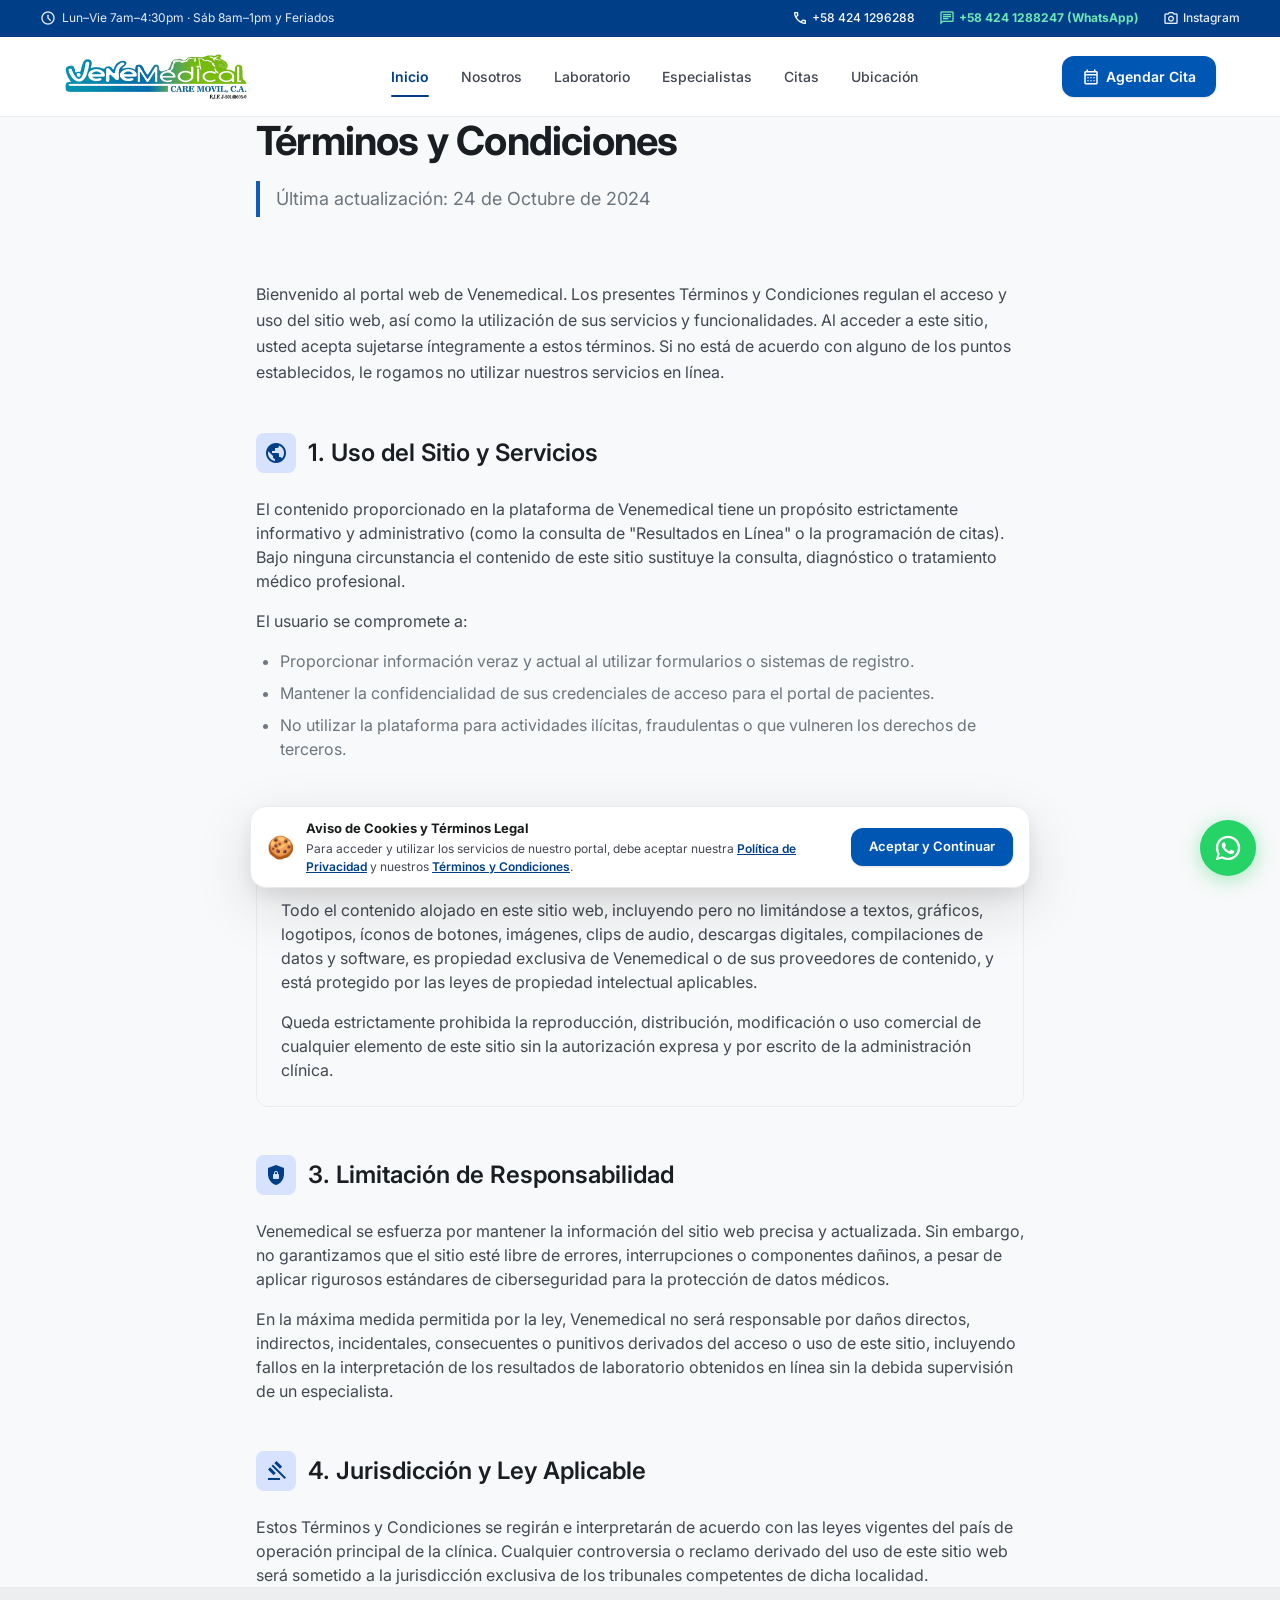
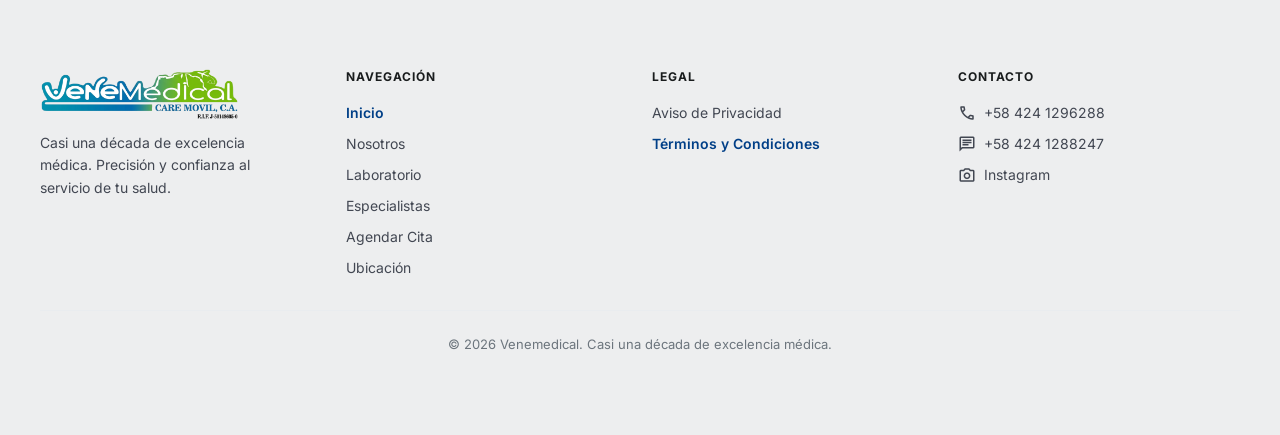
<file: terminos-y-condiciones/index.html>
<!DOCTYPE html>
<html lang="es" class="scroll-smooth">
<head>
  <meta charset="utf-8">
  <meta name="viewport" content="width=device-width, initial-scale=1.0">
  <title>Términos y Condiciones de Servicio | Venemedical</title>
  <meta name="description" content="Términos y condiciones legales para el uso de los servicios médicos, plataforma digital y laboratorio de Venemedical Care.">
  <link rel="canonical" href="https://venemedical.com/terminos-y-condiciones/">
  <link rel="icon" href="/favicon.ico" sizes="any">

  <!-- Open Graph -->
    <meta name="keywords" content="terminos y condiciones venemedical, condiciones de servicio medico caracas">
  <meta name="author" content="Venemedical Care">
  <meta name="robots" content="index, follow, max-image-preview:large, max-snippet:-1, max-video-preview:-1">
  <meta name="geo.region" content="VE-M">
  <meta name="geo.placename" content="Caracas, Sucre, Palo Verde, Petare">
  <meta name="geo.position" content="10.4806;-66.8150">
  <meta name="ICBM" content="10.4806, -66.8150">

  <!-- Open Graph / Facebook / WhatsApp -->
  <meta property="og:type" content="website">
  <meta property="og:locale" content="es_VE">
  <meta property="og:site_name" content="Venemedical">
  <meta property="og:title" content="Términos y Condiciones - Venemedical">
  <meta property="og:description" content="Términos legales y condiciones operativas de Venemedical Care.">
  <meta property="og:url" content="https://venemedical.com/terminos-y-condiciones/">
  <meta property="og:image" content="https://venemedical.com/assets/images/unnamed.png">
  <meta property="og:image:alt" content="Venemedical Care">

  <!-- Twitter Cards -->
  <meta name="twitter:card" content="summary_large_image">
  <meta name="twitter:title" content="Términos y Condiciones - Venemedical">
  <meta name="twitter:description" content="Términos legales y condiciones operativas de Venemedical Care.">
  <meta name="twitter:image" content="https://venemedical.com/assets/images/unnamed.png">



  <!-- Preconnect para velocidad -->
  <link rel="preconnect" href="https://fonts.googleapis.com">
  <link rel="preconnect" href="https://fonts.gstatic.com" crossorigin>

  <!-- Fuentes e iconos sin bloqueo de render -->
  <link rel="preload" as="style" href="https://fonts.googleapis.com/css2?family=Inter:wght@400;500;600;700;800;900&display=swap" onload="this.onload=null;this.rel='stylesheet'">
  <noscript><link rel="stylesheet" href="https://fonts.googleapis.com/css2?family=Inter:wght@400;500;600;700;800;900&display=swap"></noscript>
  <link rel="preload" as="style" href="https://fonts.googleapis.com/css2?family=Material+Symbols+Outlined:opsz,wght,FILL@24,400,0..1&display=block" onload="this.onload=null;this.rel='stylesheet'">
  <noscript><link rel="stylesheet" href="https://fonts.googleapis.com/css2?family=Material+Symbols+Outlined:opsz,wght,FILL@24,400,0..1&display=block"></noscript>


  <!-- Sistema de Diseño Centralizado -->
  <link rel="stylesheet" href="../assets/css/venemedical.css">
  <link rel="stylesheet" href="../assets/css/tailwind.min.css">
  <!-- Clean URL normalizer for SEO -->
  <script id="canonical-url-cleaner">
    if (window.location.pathname.endsWith('/index.html')) {
      var cleanPath = window.location.pathname.replace(/\/index\.html$/, '/') || '/';
      window.history.replaceState(null, '', cleanPath + window.location.search + window.location.hash);
    }
  </script>
</head>
<body class="antialiased">

<!-- ═══ MOBILE DRAWER ══════════════════════════════════════════════ -->
<div id="mobile-backdrop" class="vm-backdrop" aria-hidden="true"></div>

<aside id="mobile-drawer" class="vm-drawer" aria-label="Menú de navegación">
  <div class="vm-drawer-header">
    <a href="/">
      <img src="../assets/images/logo.png" alt="Venemedical Logo" class="vm-drawer-logo" width="160" height="48" loading="lazy" decoding="async">
    </a>
    <button onclick="closeMobileMenu()" class="vm-drawer-close" aria-label="Cerrar menú">
      <span class="material-symbols-outlined">close</span>
    </button>
  </div>

  <nav class="vm-drawer-nav">
    <a href="/" class="vm-drawer-link active" aria-current="page">
      <span class="material-symbols-outlined" style="font-size:22px">home</span>
      Inicio
    </a>
    <a href="/nosotros/" class="vm-drawer-link">
      <span class="material-symbols-outlined" style="font-size:22px">info</span>
      Nosotros
    </a>
    <a href="/laboratorio/" class="vm-drawer-link">
      <span class="material-symbols-outlined" style="font-size:22px">science</span>
      Laboratorio
    </a>
    <a href="/especialistas/" class="vm-drawer-link">
      <span class="material-symbols-outlined" style="font-size:22px">stethoscope</span>
      Especialistas
    </a>
    <a href="/citas/" class="vm-drawer-link">
      <span class="material-symbols-outlined" style="font-size:22px">calendar_month</span>
      Citas
    </a>
    <a href="/ubicacion/" class="vm-drawer-link">
      <span class="material-symbols-outlined" style="font-size:22px">location_on</span>
      Ubicación
    </a>
  </nav>

    <div class="vm-drawer-footer flex flex-col gap-3 p-4 border-t border-border-subtle bg-surface-container-low">
      <div class="flex flex-col gap-2 text-xs font-medium text-text-muted">
        <a href="https://wa.me/584241288247?text=Hola,%20deseo%20atenci%C3%B3n%20en%20Venemedical." target="_blank" rel="noopener noreferrer" class="flex items-center gap-2 p-2 rounded-lg bg-emerald-500/10 text-emerald-700 font-bold hover:bg-emerald-500/20">
          <span class="material-symbols-outlined" style="font-size:18px">chat</span>
          WhatsApp: +58 424 1288247
        </a>
        <a href="tel:+584241296288" class="flex items-center gap-2 p-2 rounded-lg bg-primary/10 text-primary font-semibold hover:bg-primary/20">
          <span class="material-symbols-outlined" style="font-size:18px">call</span>
          Llamar: +58 424 1296288
        </a>
        <a href="https://www.instagram.com/venemedicalcare" target="_blank" rel="noopener noreferrer" class="flex items-center gap-2 p-2 rounded-lg bg-surface-pure text-text-muted hover:text-primary">
          <span class="material-symbols-outlined" style="font-size:18px">photo_camera</span>
          Instagram: @venemedicalcare
        </a>
      </div>
      <a href="/citas/" class="vm-drawer-cta mt-1">
        <span class="material-symbols-outlined" style="font-size:20px">calendar_month</span>
        Agendar Cita Médica
      </a>
    </div>
  </aside>
  <!-- ══════════════════════════════════════════════════════════════ -->

  <!-- TOP CONTACT BAR (FUERA DEL FOOTER) -->
  <div class="bg-primary text-white text-xs py-2 px-gutter border-b border-primary/20 relative z-40">
    <div class="max-w-container-max mx-auto flex flex-wrap items-center justify-between gap-x-6 gap-y-2">
      <div class="flex items-center gap-1.5 opacity-90">
        <span class="material-symbols-outlined text-sm" style="font-size:16px">schedule</span>
        <span>Lun–Vie 7am–4:30pm · Sáb 8am–1pm y Feriados</span>
      </div>
      <div class="flex items-center gap-4 sm:gap-6 flex-wrap font-medium ml-auto">
        <a href="tel:+584241296288" class="flex items-center gap-1 hover:underline">
          <span class="material-symbols-outlined text-sm" style="font-size:16px">call</span>
          +58 424 1296288
        </a>
        <a href="https://wa.me/584241288247?text=Hola,%20deseo%20atenci%C3%B3n%20en%20Venemedical." target="_blank" rel="noopener noreferrer" class="flex items-center gap-1 text-emerald-300 font-bold hover:underline">
          <span class="material-symbols-outlined text-sm" style="font-size:16px">chat</span>
          +58 424 1288247 (WhatsApp)
        </a>
        <a href="https://www.instagram.com/venemedicalcare" target="_blank" rel="noopener noreferrer" class="flex items-center gap-1 opacity-90 hover:opacity-100 hover:underline">
          <span class="material-symbols-outlined text-sm" style="font-size:16px">photo_camera</span>
          Instagram
        </a>
      </div>
    </div>
  </div>

  <!-- NAVBAR -->
  <header class="vm-navbar" role="banner">
  <div class="vm-navbar-inner">
    <!-- Logo -->
    <a href="/" aria-label="Venemedical - Página de inicio">
      <img src="../assets/images/logo.png" alt="Venemedical Care Logo" class="vm-navbar-logo" width="200" height="48" decoding="async" fetchpriority="high">
    </a>

    <!-- Nav Desktop -->
    <nav aria-label="Navegación principal">
      <ul class="vm-nav-links">
        <li><a href="/" class="vm-nav-link active" aria-current="page">Inicio</a></li>
        <li><a href="/nosotros/" class="vm-nav-link">Nosotros</a></li>
        <li><a href="/laboratorio/" class="vm-nav-link">Laboratorio</a></li>
        <li><a href="/especialistas/" class="vm-nav-link">Especialistas</a></li>
        <li><a href="/citas/" class="vm-nav-link">Citas</a></li>
        <li><a href="/ubicacion/" class="vm-nav-link">Ubicación</a></li>
      </ul>
    </nav>

    <!-- Trailing -->
    <div style="display:flex;align-items:center;gap:12px">
      <a href="/citas/" class="vm-btn-cta" id="nav-cta">
        <span class="material-symbols-outlined" style="font-size:18px">calendar_month</span>
        Agendar Cita
      </a>
      <button onclick="openMobileMenu()" class="vm-menu-toggle" aria-label="Abrir menú">
        <span class="material-symbols-outlined">menu</span>
      </button>
    </div>
  </div>
</header>

<main class="flex-grow">
<div class="max-w-3xl mx-auto">
<!-- Page Header -->
<header class="mb-16">
<h1 class="font-headline-xl text-headline-xl text-text-main mb-4 md:font-headline-xl md:text-headline-xl font-headline-xl-mobile text-headline-xl-mobile">
                    Términos y Condiciones
                </h1>
<p class="font-body-lg text-body-lg text-text-muted border-l-4 border-surface-tint pl-4 py-1">
                    Última actualización: 24 de Octubre de 2024
                </p>
</header>
<!-- Content Sections -->
<div class="space-y-12">
<!-- Intro / Aceptación -->
<section>
<p class="font-body-md text-body-md text-on-surface-variant leading-relaxed mb-4">
                        Bienvenido al portal web de Venemedical. Los presentes Términos y Condiciones regulan el acceso y uso del sitio web, así como la utilización de sus servicios y funcionalidades. Al acceder a este sitio, usted acepta sujetarse íntegramente a estos términos. Si no está de acuerdo con alguno de los puntos establecidos, le rogamos no utilizar nuestros servicios en línea.
                    </p>
</section>
<!-- 1. Uso del Sitio -->
<section>
<h2 class="font-headline-md text-headline-md text-text-main mb-6 flex items-center gap-3">
<span class="material-symbols-outlined text-primary bg-primary-fixed p-2 rounded-lg" style="font-variation-settings: 'FILL' 1;">public</span>
                        1. Uso del Sitio y Servicios
                    </h2>
<div class="space-y-4 font-body-md text-body-md text-on-surface-variant">
<p class="">
                            El contenido proporcionado en la plataforma de Venemedical tiene un propósito estrictamente informativo y administrativo (como la consulta de "Resultados en Línea" o la programación de citas). Bajo ninguna circunstancia el contenido de este sitio sustituye la consulta, diagnóstico o tratamiento médico profesional.
                        </p>
<p class="">
                            El usuario se compromete a:
                        </p>
<ul class="list-disc pl-6 space-y-2 text-text-muted marker:text-outline">
<li class="">Proporcionar información veraz y actual al utilizar formularios o sistemas de registro.</li>
<li class="">Mantener la confidencialidad de sus credenciales de acceso para el portal de pacientes.</li>
<li class="">No utilizar la plataforma para actividades ilícitas, fraudulentas o que vulneren los derechos de terceros.</li>
</ul>
</div>
</section>
<!-- 2. Propiedad Intelectual -->
<section>
<h2 class="font-headline-md text-headline-md text-text-main mb-6 flex items-center gap-3">
<span class="material-symbols-outlined text-primary bg-primary-fixed p-2 rounded-lg" style="font-variation-settings: 'FILL' 1;">copyright</span>
                        2. Propiedad Intelectual
                    </h2>
<div class="space-y-4 font-body-md text-body-md text-on-surface-variant bg-surface-bright p-6 rounded-xl border border-border-subtle">
<p class="">
                            Todo el contenido alojado en este sitio web, incluyendo pero no limitándose a textos, gráficos, logotipos, íconos de botones, imágenes, clips de audio, descargas digitales, compilaciones de datos y software, es propiedad exclusiva de Venemedical o de sus proveedores de contenido, y está protegido por las leyes de propiedad intelectual aplicables.
                        </p>
<p class="">
                            Queda estrictamente prohibida la reproducción, distribución, modificación o uso comercial de cualquier elemento de este sitio sin la autorización expresa y por escrito de la administración clínica.
                        </p>
</div>
</section>
<!-- 3. Limitación de Responsabilidad -->
<section>
<h2 class="font-headline-md text-headline-md text-text-main mb-6 flex items-center gap-3">
<span class="material-symbols-outlined text-primary bg-primary-fixed p-2 rounded-lg" style="font-variation-settings: 'FILL' 1;">shield_lock</span>
                        3. Limitación de Responsabilidad
                    </h2>
<div class="space-y-4 font-body-md text-body-md text-on-surface-variant">
<p class="">
                            Venemedical se esfuerza por mantener la información del sitio web precisa y actualizada. Sin embargo, no garantizamos que el sitio esté libre de errores, interrupciones o componentes dañinos, a pesar de aplicar rigurosos estándares de ciberseguridad para la protección de datos médicos.
                        </p>
<p class="">
                            En la máxima medida permitida por la ley, Venemedical no será responsable por daños directos, indirectos, incidentales, consecuentes o punitivos derivados del acceso o uso de este sitio, incluyendo fallos en la interpretación de los resultados de laboratorio obtenidos en línea sin la debida supervisión de un especialista.
                        </p>
</div>
</section>
<!-- 4. Jurisdicción -->
<section>
<h2 class="font-headline-md text-headline-md text-text-main mb-6 flex items-center gap-3">
<span class="material-symbols-outlined text-primary bg-primary-fixed p-2 rounded-lg" style="font-variation-settings: 'FILL' 1;">gavel</span>
                        4. Jurisdicción y Ley Aplicable
                    </h2>
<div class="space-y-4 font-body-md text-body-md text-on-surface-variant">
<p class="">
                            Estos Términos y Condiciones se regirán e interpretarán de acuerdo con las leyes vigentes del país de operación principal de la clínica. Cualquier controversia o reclamo derivado del uso de este sitio web será sometido a la jurisdicción exclusiva de los tribunales competentes de dicha localidad.
                        </p>
</div>
</section>
</div>
</div>
</main>

<!-- FOOTER -->
<footer class="vm-footer" role="contentinfo">
  <div class="vm-footer-inner">
    <!-- Brand -->
    <div>
      <a href="/" aria-label="Venemedical inicio">
        <img src="../assets/images/logo.png" alt="Venemedical Logo" class="vm-footer-logo" width="200" height="52" loading="lazy" decoding="async">
      </a>
      <p class="vm-footer-desc">Casi una década de excelencia médica. Precisión y confianza al servicio de tu salud.</p>
    </div>

    <!-- Navegación -->
    <div>
      <p class="vm-footer-heading">Navegación</p>
      <nav class="vm-footer-nav" aria-label="Enlaces del footer">
        <a href="/" class="vm-footer-link active">Inicio</a>
        <a href="/nosotros/" class="vm-footer-link">Nosotros</a>
        <a href="/laboratorio/" class="vm-footer-link">Laboratorio</a>
        <a href="/especialistas/" class="vm-footer-link">Especialistas</a>
        <a href="/citas/" class="vm-footer-link">Agendar Cita</a>
        <a href="/ubicacion/" class="vm-footer-link">Ubicación</a>
      </nav>
    </div>

    <!-- Legal -->
    <div>
      <p class="vm-footer-heading">Legal</p>
      <nav class="vm-footer-nav">
        <a href="/aviso-de-privacidad/" class="vm-footer-link">Aviso de Privacidad</a>
        <a href="/terminos-y-condiciones/" class="vm-footer-link">Términos y Condiciones</a>
      </nav>
    </div>

    <!-- Contacto -->
    <div>
      <p class="vm-footer-heading">Contacto</p>
      <nav class="vm-footer-nav">
        <a href="tel:+584241296288" class="vm-footer-link">
          <span class="material-symbols-outlined" style="font-size:18px">call</span>
          +58 424 1296288
        </a>
        <a href="https://wa.me/584241288247" target="_blank" rel="noopener noreferrer" class="vm-footer-link">
          <span class="material-symbols-outlined" style="font-size:18px">chat</span>
          +58 424 1288247
        </a>
        <a href="https://www.instagram.com/venemedicalcare" target="_blank" rel="noopener noreferrer" class="vm-footer-link">
          <span class="material-symbols-outlined" style="font-size:18px">photo_camera</span>
          Instagram
        </a>
      </nav>
    </div>
  </div>

  <div class="vm-footer-bottom">
    © <span class="vm-copyright-year">2025</span> Venemedical. Casi una década de excelencia médica.
  </div>
</footer>

<!-- COOKIE BANNER / MODAL -->
<div id="vm-cookie-banner" class="vm-cookie-banner" role="dialog" aria-modal="true" aria-label="Aviso de cookies y términos">
  <div class="vm-cookie-inner">
    <div style="font-size:36px;line-height:1">🍪</div>
    <div>
      <h3 style="margin:0 0 8px 0;font-size:18px;font-weight:700;color:var(--color-on-surface)">Aviso de Cookies y Términos Legal</h3>
      <p class="vm-cookie-text">
        Para acceder y utilizar los servicios de nuestro portal, debe aceptar nuestra
        <a href="/aviso-de-privacidad/" style="color:var(--color-primary);text-decoration:underline;font-weight:600">Política de Privacidad</a>
        y nuestros
        <a href="/terminos-y-condiciones/" style="color:var(--color-primary);text-decoration:underline;font-weight:600">Términos y Condiciones</a>.
      </p>
    </div>
    <div class="vm-cookie-actions">
      <button id="vm-cookie-accept" class="vm-btn vm-btn-primary" style="padding:12px 28px;width:100%;font-size:15px;font-weight:600">
        Aceptar y Continuar
      </button>
    </div>
  </div>
</div>

<!-- VENEMEBOT / WHATSAPP FLOTANTE -->
<div class="vm-whatsapp-widget" id="venemebot-container">
  <div class="vm-whatsapp-tooltip">¡Hola! Soy Venemebot 🤖</div>
  <a href="https://wa.me/584241288247?text=Hola,%20Venemebot,%20necesito%20informaci%C3%B3n"
     target="_blank" rel="noopener noreferrer"
     class="vm-whatsapp-btn"
     aria-label="Contactar a Venemebot por WhatsApp">
    <svg xmlns="http://www.w3.org/2000/svg" viewBox="0 0 448 512" class="vm-whatsapp-icon" aria-hidden="true">
      <path fill="currentColor" d="M380.9 97.1C339 55.1 283.2 32 223.9 32c-122.4 0-222 99.6-222 222 0 39.1 10.2 77.3 29.6 111L0 480l117.7-30.9c32.4 17.7 68.9 27 106.1 27h.1c122.3 0 224.1-99.6 224.1-222 0-59.3-25.2-115-67.1-157zm-157 341.6c-33.2 0-65.7-8.9-94-25.7l-6.7-4-69.8 18.3 18.6-68.1-4.4-7C53.7 322.6 45 289 45 254c0-98.7 80.3-179 179-179 47.8 0 92.8 18.6 126.6 52.4 33.8 33.8 52.4 78.8 52.4 126.6 0 98.7-80.3 178.7-179.1 178.7zm101.7-134.1c-5.6-2.8-33.1-16.3-38.2-18.2-5.1-1.9-8.8-2.8-12.5 2.8-3.7 5.6-14.3 18.2-17.6 22-3.3 3.7-6.5 4.2-12.1 1.4-5.6-2.8-23.7-8.7-45.1-27.8-16.7-14.9-28-33.3-31.3-39-3.3-5.6-.4-8.6 2.4-11.4 2.5-2.5 5.6-6.5 8.4-9.8 2.8-3.3 3.7-5.6 5.6-9.3 1.9-3.7 1-6.9-.5-9.8-1.4-2.8-12.5-30.1-17.1-41.2-4.5-10.8-9.1-9.3-12.5-9.5-3.2-.2-6.9-.2-10.6-.2-3.7 0-9.8 1.4-14.9 6.9-5.1 5.6-19.6 19.2-19.6 46.8 0 27.6 20.1 54.3 22.9 58 2.8 3.7 39.6 60.5 95.9 84.9 13.4 5.8 23.9 9.3 32.1 11.9 13.5 4.3 25.8 3.7 35.5 2.3 10.8-1.6 33.1-13.5 37.8-26.6 4.7-13.1 4.7-24.3 3.3-26.6-1.4-2.3-5.1-3.7-10.7-6.5z"/>
    </svg>
  </a>
</div>

<!-- JS compartido (al final del body para no bloquear render) -->
<script src="../assets/js/venemedical.js" defer></script>
</body>
</html>
</file>
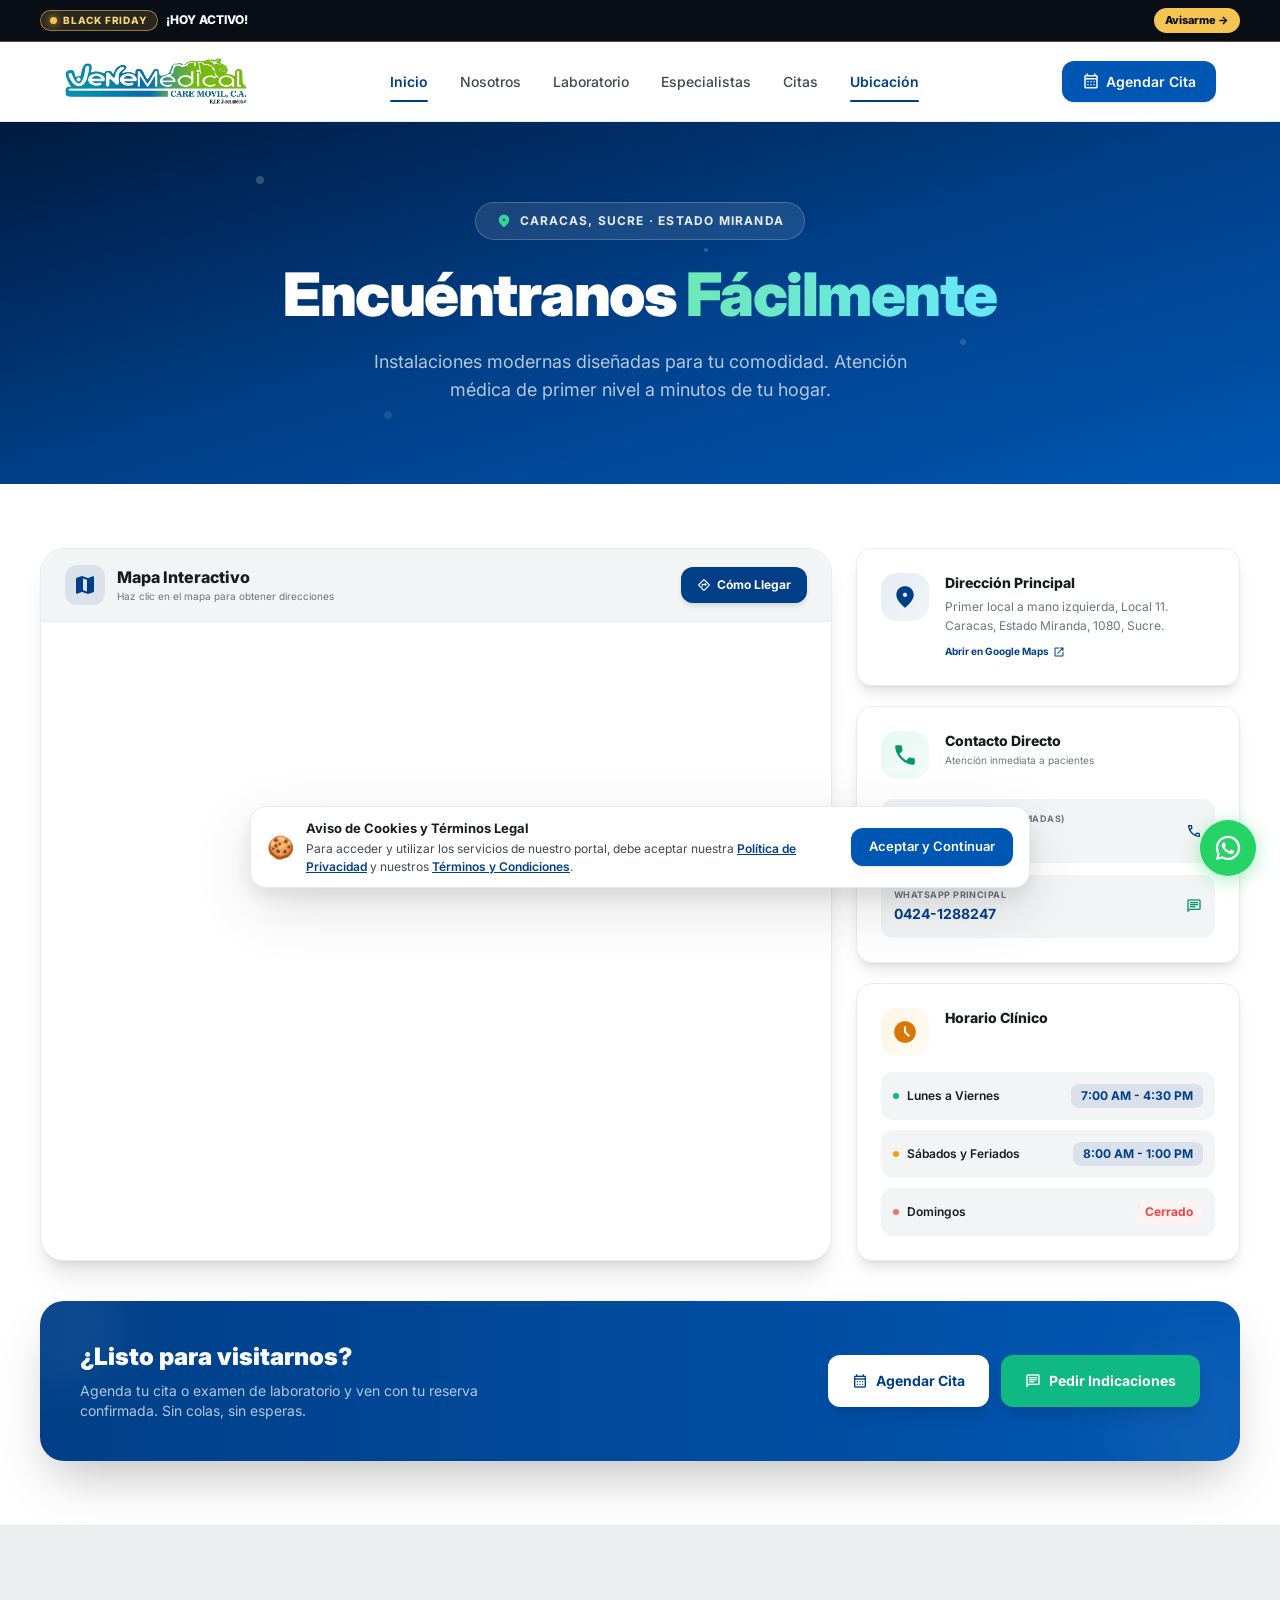
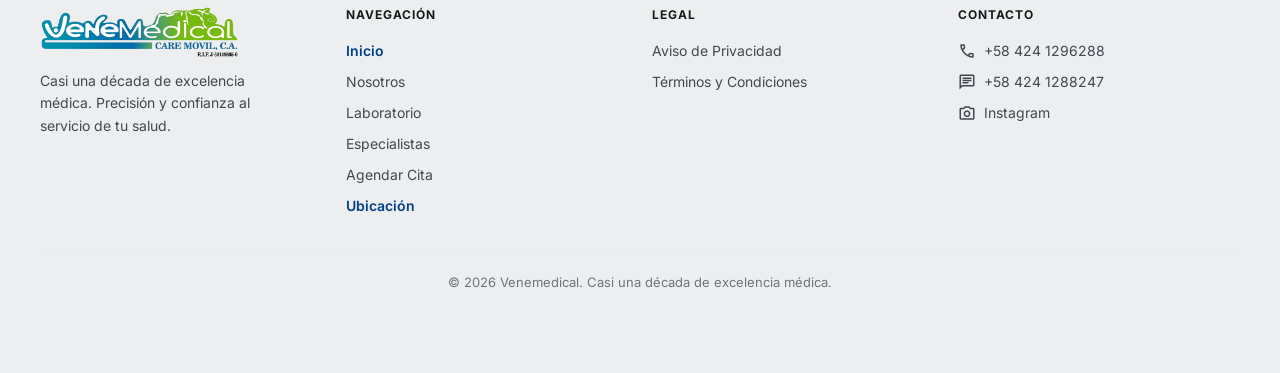
<file: ubicacion/index.html>
<!DOCTYPE html>
<html lang="es" class="scroll-smooth">
<head>
  <meta charset="utf-8">
  <meta name="viewport" content="width=device-width, initial-scale=1.0">
  <title>Ubicación, Horarios y Cobertura en Toda Caracas | Venemedical</title>
  <meta name="description" content="Sede Venemedical en Palo Verde / Petare (Local 11, Sucre) y toma de muestras a domicilio en toda Caracas: Libertador, Chacao, Baruta, Sucre y El Hatillo. Horarios, teléfonos y Google Maps.">
  <link rel="canonical" href="https://venemedical.com/ubicacion/">
  <link rel="icon" href="/favicon.ico" sizes="any">

  <!-- Open Graph -->
    <meta name="keywords" content="ubicacion venemedical caracas, como llegar venemedical, laboratorio caracas direccion, toma a domicilio caracas chacao baruta sucre libertador el hatillo, laboratorio palo verde petare">
  <meta name="author" content="Venemedical Care">
  <meta name="robots" content="index, follow, max-image-preview:large, max-snippet:-1, max-video-preview:-1">
  <meta name="geo.region" content="VE-M">
  <meta name="geo.placename" content="Caracas, Distrito Capital, Miranda, Libertador, Chacao, Baruta, Sucre, El Hatillo, Palo Verde, Petare">
  <meta name="geo.position" content="10.4806;-66.8150">
  <meta name="ICBM" content="10.4806, -66.8150">

  <!-- Open Graph / Facebook / WhatsApp -->
  <meta property="og:type" content="website">
  <meta property="og:locale" content="es_VE">
  <meta property="og:site_name" content="Venemedical">
  <meta property="og:title" content="Ubicación, Horarios y Cobertura en Toda Caracas | Venemedical">
  <meta property="og:description" content="Sede en Palo Verde / Petare y cobertura de toma de muestras a domicilio en toda Caracas. Consulta horarios, teléfonos y mapa.">
  <meta property="og:url" content="https://venemedical.com/ubicacion/">
  <meta property="og:image" content="https://venemedical.com/assets/images/unnamed.png">
  <meta property="og:image:alt" content="Venemedical Care">

  <!-- Twitter Cards -->
  <meta name="twitter:card" content="summary_large_image">
  <meta name="twitter:title" content="Ubicación, Horarios y Cobertura en Toda Caracas | Venemedical">
  <meta name="twitter:description" content="Sede en Palo Verde / Petare y cobertura de toma de muestras a domicilio en toda Caracas.">
  <meta name="twitter:image" content="https://venemedical.com/assets/images/unnamed.png">

  <!-- Schema.org JSON-LD -->
  <script type="application/ld+json">
  
  {
    "@context": "https://schema.org",
    "@type": [
      "LocalBusiness",
      "MedicalClinic",
      "MedicalLaboratory"
    ],
    "name": "Venemedical Care",
    "url": "https://venemedical.com/ubicacion/",
    "telephone": "+58-424-1296288",
    "address": {
      "@type": "PostalAddress",
      "streetAddress": "Primer local a mano izquierda, Local 11",
      "addressLocality": "Sucre, Caracas",
      "addressRegion": "Estado Miranda",
      "postalCode": "1080",
      "addressCountry": "VE"
    },
    "geo": {
      "@type": "GeoCoordinates",
      "latitude": 10.4806,
      "longitude": -66.815
    },
    "hasMap": "https://maps.google.com/?q=Venemedical+Care+Movil+Laboratorio+Petare+Caracas",
    "openingHoursSpecification": [
      {
        "@type": "OpeningHoursSpecification",
        "dayOfWeek": [
          "Monday",
          "Tuesday",
          "Wednesday",
          "Thursday",
          "Friday"
        ],
        "opens": "07:00",
        "closes": "16:30"
      },
      {
        "@type": "OpeningHoursSpecification",
        "dayOfWeek": [
          "Saturday"
        ],
        "opens": "08:00",
        "closes": "13:00"
      }
    ],
    "@id": "https://venemedical.com/#organization",
    "areaServed": [
      {
        "@type": "City",
        "name": "Caracas"
      },
      {
        "@type": "AdministrativeArea",
        "name": "Distrito Capital"
      },
      {
        "@type": "AdministrativeArea",
        "name": "Estado Miranda"
      },
      {
        "@type": "AdministrativeArea",
        "name": "Municipio Libertador, Caracas"
      },
      {
        "@type": "AdministrativeArea",
        "name": "Municipio Chacao, Caracas"
      },
      {
        "@type": "AdministrativeArea",
        "name": "Municipio Baruta, Caracas"
      },
      {
        "@type": "AdministrativeArea",
        "name": "Municipio Sucre, Caracas"
      },
      {
        "@type": "AdministrativeArea",
        "name": "Municipio El Hatillo, Caracas"
      },
      {
        "@type": "Place",
        "name": "Palo Verde, Caracas"
      },
      {
        "@type": "Place",
        "name": "Petare, Caracas"
      },
      {
        "@type": "Place",
        "name": "Altamira, Caracas"
      },
      {
        "@type": "Place",
        "name": "Los Palos Grandes, Caracas"
      },
      {
        "@type": "Place",
        "name": "Las Mercedes, Caracas"
      },
      {
        "@type": "Place",
        "name": "Los Dos Caminos, Caracas"
      },
      {
        "@type": "Place",
        "name": "La California, Caracas"
      },
      {
        "@type": "Place",
        "name": "El Marqués, Caracas"
      },
      {
        "@type": "Place",
        "name": "Macaracuay, Caracas"
      },
      {
        "@type": "Place",
        "name": "El Cafetal, Caracas"
      },
      {
        "@type": "Place",
        "name": "Santa Paula, Caracas"
      },
      {
        "@type": "Place",
        "name": "Bello Monte, Caracas"
      },
      {
        "@type": "Place",
        "name": "La Trinidad, Caracas"
      },
      {
        "@type": "Place",
        "name": "Sabana Grande, Caracas"
      },
      {
        "@type": "Place",
        "name": "La Candelaria, Caracas"
      },
      {
        "@type": "Place",
        "name": "San Bernardino, Caracas"
      },
      {
        "@type": "Place",
        "name": "El Paraíso, Caracas"
      },
      {
        "@type": "Place",
        "name": "La Urbina, Caracas"
      },
      {
        "@type": "Place",
        "name": "El Rosal, Caracas"
      },
      {
        "@type": "GeoCircle",
        "geoMidpoint": {
          "@type": "GeoCoordinates",
          "latitude": 10.4806,
          "longitude": -66.815
        },
        "geoRadius": "25000"
      }
    ]
  }
  
  </script>

  <!-- Preconnect para velocidad -->
  <link rel="preconnect" href="https://fonts.googleapis.com">
  <link rel="preconnect" href="https://fonts.gstatic.com" crossorigin>

  <!-- Fuentes e iconos sin bloqueo de render -->
  <link rel="preload" as="style" href="https://fonts.googleapis.com/css2?family=Inter:wght@400;500;600;700;800;900&display=swap" onload="this.onload=null;this.rel='stylesheet'">
  <noscript><link rel="stylesheet" href="https://fonts.googleapis.com/css2?family=Inter:wght@400;500;600;700;800;900&display=swap"></noscript>
  <link rel="preload" as="style" href="https://fonts.googleapis.com/css2?family=Material+Symbols+Outlined:opsz,wght,FILL@24,400,0..1&display=block" onload="this.onload=null;this.rel='stylesheet'">
  <noscript><link rel="stylesheet" href="https://fonts.googleapis.com/css2?family=Material+Symbols+Outlined:opsz,wght,FILL@24,400,0..1&display=block"></noscript>


  <!-- Sistema de Diseño Centralizado -->
  <link rel="stylesheet" href="../assets/css/venemedical.css">
  <link rel="stylesheet" href="../assets/css/tailwind.min.css">
  <!-- Clean URL normalizer for SEO -->
  <script id="canonical-url-cleaner">
    if (window.location.pathname.endsWith('/index.html')) {
      var cleanPath = window.location.pathname.replace(/\/index\.html$/, '/') || '/';
      window.history.replaceState(null, '', cleanPath + window.location.search + window.location.hash);
    }
  </script>
</head>
<body class="antialiased">

<!-- ═══ MOBILE DRAWER ══════════════════════════════════════════════ -->
<div id="mobile-backdrop" class="vm-backdrop" aria-hidden="true"></div>

<aside id="mobile-drawer" class="vm-drawer" aria-label="Menú de navegación">
  <div class="vm-drawer-header">
    <a href="/">
      <img src="../assets/images/logo.png" alt="Venemedical Logo" class="vm-drawer-logo" width="160" height="48" loading="lazy" decoding="async">
    </a>
    <button onclick="closeMobileMenu()" class="vm-drawer-close" aria-label="Cerrar menú">
      <span class="material-symbols-outlined">close</span>
    </button>
  </div>

  <nav class="vm-drawer-nav">
    <a href="/" class="vm-drawer-link active" aria-current="page">
      <span class="material-symbols-outlined" style="font-size:22px">home</span>
      Inicio
    </a>
    <a href="/nosotros/" class="vm-drawer-link">
      <span class="material-symbols-outlined" style="font-size:22px">info</span>
      Nosotros
    </a>
    <a href="/laboratorio/" class="vm-drawer-link">
      <span class="material-symbols-outlined" style="font-size:22px">science</span>
      Laboratorio
    </a>
    <a href="/especialistas/" class="vm-drawer-link">
      <span class="material-symbols-outlined" style="font-size:22px">stethoscope</span>
      Especialistas
    </a>
    <a href="/citas/" class="vm-drawer-link">
      <span class="material-symbols-outlined" style="font-size:22px">calendar_month</span>
      Citas
    </a>
    <a href="/ubicacion/" class="vm-drawer-link">
      <span class="material-symbols-outlined" style="font-size:22px">location_on</span>
      Ubicación
    </a>
  </nav>

    <div class="vm-drawer-footer flex flex-col gap-3 p-4 border-t border-border-subtle bg-surface-container-low">
      <div class="flex flex-col gap-2 text-xs font-medium text-text-muted">
        <a href="https://wa.me/584241288247?text=Hola,%20deseo%20atenci%C3%B3n%20en%20Venemedical." target="_blank" rel="noopener noreferrer" class="flex items-center gap-2 p-2 rounded-lg bg-emerald-500/10 text-emerald-700 font-bold hover:bg-emerald-500/20">
          <span class="material-symbols-outlined" style="font-size:18px">chat</span>
          WhatsApp: +58 424 1288247
        </a>
        <a href="tel:+584241296288" class="flex items-center gap-2 p-2 rounded-lg bg-primary/10 text-primary font-semibold hover:bg-primary/20">
          <span class="material-symbols-outlined" style="font-size:18px">call</span>
          Llamar: +58 424 1296288
        </a>
        <a href="https://www.instagram.com/venemedicalcare" target="_blank" rel="noopener noreferrer" class="flex items-center gap-2 p-2 rounded-lg bg-surface-pure text-text-muted hover:text-primary">
          <span class="material-symbols-outlined" style="font-size:18px">photo_camera</span>
          Instagram: @venemedicalcare
        </a>
      </div>
      <a href="/citas/" class="vm-drawer-cta mt-1">
        <span class="material-symbols-outlined" style="font-size:20px">calendar_month</span>
        Agendar Cita Médica
      </a>
    </div>
  </aside>
  <!-- ══════════════════════════════════════════════════════════════ -->

  <!-- TOP CONTACT BAR (FUERA DEL FOOTER) -->
  <div class="bg-primary text-white text-xs py-2 px-gutter border-b border-primary/20 relative z-40">
    <div class="max-w-container-max mx-auto flex flex-wrap items-center justify-between gap-x-6 gap-y-2">
      <div class="flex items-center gap-1.5 opacity-90">
        <span class="material-symbols-outlined text-sm" style="font-size:16px">schedule</span>
        <span>Lun–Vie 7am–4:30pm · Sáb 8am–1pm y Feriados</span>
      </div>
      <div class="flex items-center gap-4 sm:gap-6 flex-wrap font-medium ml-auto">
        <a href="tel:+584241296288" class="flex items-center gap-1 hover:underline">
          <span class="material-symbols-outlined text-sm" style="font-size:16px">call</span>
          +58 424 1296288
        </a>
        <a href="https://wa.me/584241288247?text=Hola,%20deseo%20atenci%C3%B3n%20en%20Venemedical." target="_blank" rel="noopener noreferrer" class="flex items-center gap-1 text-emerald-300 font-bold hover:underline">
          <span class="material-symbols-outlined text-sm" style="font-size:16px">chat</span>
          +58 424 1288247 (WhatsApp)
        </a>
        <a href="https://www.instagram.com/venemedicalcare" target="_blank" rel="noopener noreferrer" class="flex items-center gap-1 opacity-90 hover:opacity-100 hover:underline">
          <span class="material-symbols-outlined text-sm" style="font-size:16px">photo_camera</span>
          Instagram
        </a>
      </div>
    </div>
  </div>

  <!-- NAVBAR -->
  <header class="vm-navbar" role="banner">
  <div class="vm-navbar-inner">
    <!-- Logo -->
    <a href="/" aria-label="Venemedical - Página de inicio">
      <img src="../assets/images/logo.png" alt="Venemedical Care Logo" class="vm-navbar-logo" width="200" height="48" decoding="async" fetchpriority="high">
    </a>

    <!-- Nav Desktop -->
    <nav aria-label="Navegación principal">
      <ul class="vm-nav-links">
        <li><a href="/" class="vm-nav-link active" aria-current="page">Inicio</a></li>
        <li><a href="/nosotros/" class="vm-nav-link">Nosotros</a></li>
        <li><a href="/laboratorio/" class="vm-nav-link">Laboratorio</a></li>
        <li><a href="/especialistas/" class="vm-nav-link">Especialistas</a></li>
        <li><a href="/citas/" class="vm-nav-link">Citas</a></li>
        <li><a href="/ubicacion/" class="vm-nav-link">Ubicación</a></li>
      </ul>
    </nav>

    <!-- Trailing -->
    <div style="display:flex;align-items:center;gap:12px">
      <a href="/citas/" class="vm-btn-cta" id="nav-cta">
        <span class="material-symbols-outlined" style="font-size:18px">calendar_month</span>
        Agendar Cita
      </a>
      <button onclick="openMobileMenu()" class="vm-menu-toggle" aria-label="Abrir menú">
        <span class="material-symbols-outlined">menu</span>
      </button>
    </div>
  </div>
</header>

<main class="flex-grow">

  <!-- HERO SECTION -->
  <section class="relative overflow-hidden bg-gradient-to-br from-[#001a40] via-[#003f87] to-[#0056b3] py-16 md:py-20 px-4 sm:px-gutter">
    <!-- Floating particles overlay -->
    <div class="absolute inset-0 overflow-hidden pointer-events-none">
      <div class="absolute w-2 h-2 bg-white/20 rounded-full animate-ping" style="top:15%;left:20%;animation-delay:0s;animation-duration:3s"></div>
      <div class="absolute w-1.5 h-1.5 bg-white/15 rounded-full animate-ping" style="top:60%;left:75%;animation-delay:1s;animation-duration:4s"></div>
      <div class="absolute w-1 h-1 bg-white/20 rounded-full animate-ping" style="top:35%;left:55%;animation-delay:2s;animation-duration:3.5s"></div>
      <div class="absolute w-2 h-2 bg-white/10 rounded-full animate-ping" style="top:80%;left:30%;animation-delay:0.5s;animation-duration:5s"></div>
    </div>

    <div class="max-w-container-max mx-auto relative z-10 text-center space-y-6">
      <div class="inline-flex items-center gap-2 bg-white/10 backdrop-blur-md border border-white/20 px-5 py-2 rounded-full">
        <span class="material-symbols-outlined text-emerald-400 text-sm" style="font-size:16px;font-variation-settings:'FILL' 1">location_on</span>
        <span class="text-xs font-bold text-white/90 uppercase tracking-widest">Caracas, Sucre · Estado Miranda</span>
      </div>
      <h1 class="text-4xl md:text-5xl lg:text-6xl font-black text-white tracking-tight leading-tight">
        Encuéntranos <span class="text-transparent bg-clip-text bg-gradient-to-r from-emerald-300 to-cyan-300">Fácilmente</span>
      </h1>
      <p class="text-base md:text-lg text-white/70 max-w-xl mx-auto leading-relaxed">
        Instalaciones modernas diseñadas para tu comodidad. Atención médica de primer nivel a minutos de tu hogar.
      </p>
    </div>
  </section>

  <!-- MAP + INFO GRID -->
  <section class="py-16 px-gutter bg-surface-pure">
    <div class="max-w-container-max mx-auto space-y-10">

      <!-- Interactive Map Container -->
      <div class="grid grid-cols-1 lg:grid-cols-12 gap-6">
        
        <!-- Google Maps Embed -->
        <div class="lg:col-span-8 bg-white rounded-3xl border border-border-subtle shadow-xl overflow-hidden group">
          <div class="px-6 py-4 border-b border-border-subtle flex flex-wrap items-center justify-between gap-3 bg-surface-container-low">
            <div class="flex items-center gap-3">
              <div class="w-10 h-10 rounded-xl bg-primary/10 text-primary flex items-center justify-center">
                <span class="material-symbols-outlined" style="font-variation-settings:'FILL' 1">map</span>
              </div>
              <div>
                <h2 class="text-base font-extrabold text-on-surface">Mapa Interactivo</h2>
                <p class="text-[10px] text-text-muted">Haz clic en el mapa para obtener direcciones</p>
              </div>
            </div>
            <a href="https://maps.google.com/?q=Venemedical+Care+Movil+Laboratorio+Petare+Caracas" target="_blank" rel="noopener noreferrer" class="inline-flex items-center gap-1.5 bg-primary text-white text-xs font-bold px-4 py-2 rounded-xl hover:bg-primary-container transition-all shadow-md hover:-translate-y-0.5">
              <span class="material-symbols-outlined text-sm">directions</span>
              Cómo Llegar
            </a>
          </div>
          <div class="relative w-full" style="height:420px">
            <iframe 
              src="https://www.google.com/maps/embed?pb=!1m18!1m12!1m3!1d3924.123456!2d-66.8150!3d10.4806!2m3!1f0!2f0!3f0!3m2!1i1024!2i768!4f13.1!3m3!1m2!1s0x0%3A0x0!2zMTDCsDI4JzUwLjIiTiA2NsKwNDgnNTQuMCJX!5e0!3m2!1ses!2sve!4v1700000000000!5m2!1ses!2sve" 
              class="absolute inset-0 w-full h-full border-0" 
              allowfullscreen="" 
              loading="lazy" 
              referrerpolicy="no-referrer-when-downgrade"
              title="Ubicación de Venemedical en Google Maps">
            </iframe>
          </div>
        </div>

        <!-- Info Sidebar -->
        <div class="lg:col-span-4 flex flex-col gap-5">

          <!-- Address Card -->
          <div class="bg-white rounded-2xl border border-border-subtle shadow-lg p-6 hover:shadow-xl transition-all duration-300 hover:-translate-y-1 group">
            <div class="flex items-start gap-4">
              <div class="w-12 h-12 rounded-2xl bg-gradient-to-br from-primary/10 to-primary/5 text-primary flex items-center justify-center flex-shrink-0 group-hover:scale-110 transition-transform duration-300">
                <span class="material-symbols-outlined text-[26px]" style="font-variation-settings:'FILL' 1">location_on</span>
              </div>
              <div>
                <h3 class="text-sm font-extrabold text-on-surface mb-1">Dirección Principal</h3>
                <p class="text-xs text-text-muted leading-relaxed">Primer local a mano izquierda, Local 11.<br>Caracas, Estado Miranda, 1080, Sucre.</p>
                <a href="https://maps.google.com/?q=Venemedical+Care+Movil+Laboratorio+Petare+Caracas" target="_blank" rel="noopener noreferrer" class="inline-flex items-center gap-1 text-[10px] font-bold text-primary mt-2 hover:underline">
                  Abrir en Google Maps <span class="material-symbols-outlined text-xs">open_in_new</span>
                </a>
              </div>
            </div>
          </div>

          <!-- Contact Card -->
          <div class="bg-white rounded-2xl border border-border-subtle shadow-lg p-6 hover:shadow-xl transition-all duration-300 hover:-translate-y-1 group">
            <div class="flex items-start gap-4 mb-5">
              <div class="w-12 h-12 rounded-2xl bg-gradient-to-br from-emerald-500/10 to-emerald-500/5 text-emerald-600 flex items-center justify-center flex-shrink-0 group-hover:scale-110 transition-transform duration-300">
                <span class="material-symbols-outlined text-[26px]" style="font-variation-settings:'FILL' 1">call</span>
              </div>
              <div>
                <h3 class="text-sm font-extrabold text-on-surface mb-0.5">Contacto Directo</h3>
                <p class="text-[10px] text-text-muted">Atención inmediata a pacientes</p>
              </div>
            </div>
            <div class="space-y-3">
              <a href="tel:+584241296288" class="flex items-center justify-between p-3 rounded-xl bg-surface-container-low hover:bg-primary/5 border border-transparent hover:border-primary/20 transition-all">
                <div>
                  <span class="text-[9px] text-text-muted uppercase tracking-wider font-bold block">Recepción Central (Llamadas)</span>
                  <span class="text-sm font-bold text-primary">0424-1296288</span>
                </div>
                <span class="material-symbols-outlined text-primary text-base">call</span>
              </a>
              <a href="https://wa.me/584241288247" target="_blank" rel="noopener noreferrer" class="flex items-center justify-between p-3 rounded-xl bg-surface-container-low hover:bg-primary/5 border border-transparent hover:border-primary/20 transition-all">
                <div>
                  <span class="text-[9px] text-text-muted uppercase tracking-wider font-bold block">WhatsApp Principal</span>
                  <span class="text-sm font-bold text-primary">0424-1288247</span>
                </div>
                <span class="material-symbols-outlined text-emerald-600 text-base">chat</span>
              </a>
            </div>
          </div>

          <!-- Schedule Card -->
          <div class="bg-white rounded-2xl border border-border-subtle shadow-lg p-6 hover:shadow-xl transition-all duration-300 hover:-translate-y-1 group">
            <div class="flex items-start gap-4 mb-4">
              <div class="w-12 h-12 rounded-2xl bg-gradient-to-br from-amber-500/10 to-amber-500/5 text-amber-600 flex items-center justify-center flex-shrink-0 group-hover:scale-110 transition-transform duration-300">
                <span class="material-symbols-outlined text-[26px]" style="font-variation-settings:'FILL' 1">schedule</span>
              </div>
              <div>
                <h3 class="text-sm font-extrabold text-on-surface">Horario Clínico</h3>
              </div>
            </div>
            <div class="space-y-2.5">
              <div class="flex items-center justify-between p-3 rounded-xl bg-surface-container-low">
                <div class="flex items-center gap-2">
                  <span class="w-1.5 h-1.5 rounded-full bg-emerald-500"></span>
                  <span class="text-xs font-semibold text-on-surface">Lunes a Viernes</span>
                </div>
                <span class="text-xs font-bold text-primary bg-primary/10 px-2.5 py-1 rounded-lg">7:00 AM - 4:30 PM</span>
              </div>
              <div class="flex items-center justify-between p-3 rounded-xl bg-surface-container-low">
                <div class="flex items-center gap-2">
                  <span class="w-1.5 h-1.5 rounded-full bg-amber-500"></span>
                  <span class="text-xs font-semibold text-on-surface">Sábados y Feriados</span>
                </div>
                <span class="text-xs font-bold text-primary bg-primary/10 px-2.5 py-1 rounded-lg">8:00 AM - 1:00 PM</span>
              </div>
              <div class="flex items-center justify-between p-3 rounded-xl bg-surface-container-low">
                <div class="flex items-center gap-2">
                  <span class="w-1.5 h-1.5 rounded-full bg-red-400"></span>
                  <span class="text-xs font-semibold text-on-surface">Domingos</span>
                </div>
                <span class="text-xs font-bold text-red-500 bg-red-50 px-2.5 py-1 rounded-lg">Cerrado</span>
              </div>
            </div>
          </div>

        </div>
      </div>

      <!-- CTA Banner -->
      <div class="bg-gradient-to-r from-[#003f87] to-[#0056b3] rounded-3xl p-8 md:p-10 flex flex-col md:flex-row items-center justify-between gap-6 shadow-2xl relative overflow-hidden">
        <div class="absolute -right-16 -bottom-16 w-48 h-48 bg-white/5 rounded-full blur-2xl"></div>
        <div class="absolute -left-10 -top-10 w-32 h-32 bg-white/5 rounded-full blur-xl"></div>
        <div class="relative z-10 text-center md:text-left">
          <h3 class="text-xl md:text-2xl font-black text-white mb-2">¿Listo para visitarnos?</h3>
          <p class="text-sm text-white/70 max-w-md">Agenda tu cita o examen de laboratorio y ven con tu reserva confirmada. Sin colas, sin esperas.</p>
        </div>
        <div class="relative z-10 flex flex-col sm:flex-row gap-3">
          <a href="/citas/" class="inline-flex items-center justify-center gap-2 bg-white text-primary font-bold text-sm px-6 py-3.5 rounded-xl shadow-lg hover:-translate-y-0.5 transition-all">
            <span class="material-symbols-outlined text-base">calendar_month</span>
            Agendar Cita
          </a>
          <a href="https://wa.me/584241288247?text=Hola,%20necesito%20indicaciones%20para%20llegar%20a%20Venemedical." target="_blank" rel="noopener noreferrer" class="inline-flex items-center justify-center gap-2 bg-emerald-500 hover:bg-emerald-600 text-white font-bold text-sm px-6 py-3.5 rounded-xl shadow-lg hover:-translate-y-0.5 transition-all">
            <span class="material-symbols-outlined text-base">chat</span>
            Pedir Indicaciones
          </a>
        </div>
      </div>

    </div>
  </section>

</main>

<!-- FOOTER -->
<footer class="vm-footer" role="contentinfo">
  <div class="vm-footer-inner">
    <!-- Brand -->
    <div>
      <a href="/" aria-label="Venemedical inicio">
        <img src="../assets/images/logo.png" alt="Venemedical Logo" class="vm-footer-logo" width="200" height="52" loading="lazy" decoding="async">
      </a>
      <p class="vm-footer-desc">Casi una década de excelencia médica. Precisión y confianza al servicio de tu salud.</p>
    </div>

    <!-- Navegación -->
    <div>
      <p class="vm-footer-heading">Navegación</p>
      <nav class="vm-footer-nav" aria-label="Enlaces del footer">
        <a href="/" class="vm-footer-link active">Inicio</a>
        <a href="/nosotros/" class="vm-footer-link">Nosotros</a>
        <a href="/laboratorio/" class="vm-footer-link">Laboratorio</a>
        <a href="/especialistas/" class="vm-footer-link">Especialistas</a>
        <a href="/citas/" class="vm-footer-link">Agendar Cita</a>
        <a href="/ubicacion/" class="vm-footer-link">Ubicación</a>
      </nav>
    </div>

    <!-- Legal -->
    <div>
      <p class="vm-footer-heading">Legal</p>
      <nav class="vm-footer-nav">
        <a href="/aviso-de-privacidad/" class="vm-footer-link">Aviso de Privacidad</a>
        <a href="/terminos-y-condiciones/" class="vm-footer-link">Términos y Condiciones</a>
      </nav>
    </div>

    <!-- Contacto -->
    <div>
      <p class="vm-footer-heading">Contacto</p>
      <nav class="vm-footer-nav">
        <a href="tel:+584241296288" class="vm-footer-link">
          <span class="material-symbols-outlined" style="font-size:18px">call</span>
          +58 424 1296288
        </a>
        <a href="https://wa.me/584241288247" target="_blank" rel="noopener noreferrer" class="vm-footer-link">
          <span class="material-symbols-outlined" style="font-size:18px">chat</span>
          +58 424 1288247
        </a>
        <a href="https://www.instagram.com/venemedicalcare" target="_blank" rel="noopener noreferrer" class="vm-footer-link">
          <span class="material-symbols-outlined" style="font-size:18px">photo_camera</span>
          Instagram
        </a>
      </nav>
    </div>
  </div>

  <div class="vm-footer-bottom">
    © <span class="vm-copyright-year">2025</span> Venemedical. Casi una década de excelencia médica.
  </div>
</footer>

<!-- COOKIE BANNER / MODAL -->
<div id="vm-cookie-banner" class="vm-cookie-banner" role="dialog" aria-modal="true" aria-label="Aviso de cookies y términos">
  <div class="vm-cookie-inner">
    <div style="font-size:36px;line-height:1">🍪</div>
    <div>
      <h3 style="margin:0 0 8px 0;font-size:18px;font-weight:700;color:var(--color-on-surface)">Aviso de Cookies y Términos Legal</h3>
      <p class="vm-cookie-text">
        Para acceder y utilizar los servicios de nuestro portal, debe aceptar nuestra
        <a href="/aviso-de-privacidad/" style="color:var(--color-primary);text-decoration:underline;font-weight:600">Política de Privacidad</a>
        y nuestros
        <a href="/terminos-y-condiciones/" style="color:var(--color-primary);text-decoration:underline;font-weight:600">Términos y Condiciones</a>.
      </p>
    </div>
    <div class="vm-cookie-actions">
      <button id="vm-cookie-accept" class="vm-btn vm-btn-primary" style="padding:12px 28px;width:100%;font-size:15px;font-weight:600">
        Aceptar y Continuar
      </button>
    </div>
  </div>
</div>

<!-- VENEMEBOT / WHATSAPP FLOTANTE -->
<div class="vm-whatsapp-widget" id="venemebot-container">
  <div class="vm-whatsapp-tooltip">¡Hola! Soy Venemebot 🤖</div>
  <a href="https://wa.me/584241288247?text=Hola,%20Venemebot,%20necesito%20informaci%C3%B3n"
     target="_blank" rel="noopener noreferrer"
     class="vm-whatsapp-btn"
     aria-label="Contactar a Venemebot por WhatsApp">
    <svg xmlns="http://www.w3.org/2000/svg" viewBox="0 0 448 512" class="vm-whatsapp-icon" aria-hidden="true">
      <path fill="currentColor" d="M380.9 97.1C339 55.1 283.2 32 223.9 32c-122.4 0-222 99.6-222 222 0 39.1 10.2 77.3 29.6 111L0 480l117.7-30.9c32.4 17.7 68.9 27 106.1 27h.1c122.3 0 224.1-99.6 224.1-222 0-59.3-25.2-115-67.1-157zm-157 341.6c-33.2 0-65.7-8.9-94-25.7l-6.7-4-69.8 18.3 18.6-68.1-4.4-7C53.7 322.6 45 289 45 254c0-98.7 80.3-179 179-179 47.8 0 92.8 18.6 126.6 52.4 33.8 33.8 52.4 78.8 52.4 126.6 0 98.7-80.3 178.7-179.1 178.7zm101.7-134.1c-5.6-2.8-33.1-16.3-38.2-18.2-5.1-1.9-8.8-2.8-12.5 2.8-3.7 5.6-14.3 18.2-17.6 22-3.3 3.7-6.5 4.2-12.1 1.4-5.6-2.8-23.7-8.7-45.1-27.8-16.7-14.9-28-33.3-31.3-39-3.3-5.6-.4-8.6 2.4-11.4 2.5-2.5 5.6-6.5 8.4-9.8 2.8-3.3 3.7-5.6 5.6-9.3 1.9-3.7 1-6.9-.5-9.8-1.4-2.8-12.5-30.1-17.1-41.2-4.5-10.8-9.1-9.3-12.5-9.5-3.2-.2-6.9-.2-10.6-.2-3.7 0-9.8 1.4-14.9 6.9-5.1 5.6-19.6 19.2-19.6 46.8 0 27.6 20.1 54.3 22.9 58 2.8 3.7 39.6 60.5 95.9 84.9 13.4 5.8 23.9 9.3 32.1 11.9 13.5 4.3 25.8 3.7 35.5 2.3 10.8-1.6 33.1-13.5 37.8-26.6 4.7-13.1 4.7-24.3 3.3-26.6-1.4-2.3-5.1-3.7-10.7-6.5z"/>
    </svg>
  </a>
</div>

<!-- JS compartido (al final del body para no bloquear render) -->
<script src="../assets/js/venemedical.js" defer></script>
<script src="../assets/js/campana.js" defer></script>
</body>
</html>
</file>
<file: assets/css/venemedical.css>
/* ═══════════════════════════════════════════════════════════════════
   VENEMEDICAL — Sistema de Diseño Centralizado
   Versión: 2.0 | GitHub Pages compatible
   ════════════════════════════════════════════════════════════════════ */

/* ── 1. Reset y Box Model (Inter se precarga sin bloqueo en HTML) ─ */
*, *::before, *::after {
  box-sizing: border-box;
  margin: 0;
  padding: 0;
}

html {
  scroll-behavior: smooth;
  -webkit-text-size-adjust: 100%;
  font-size: 16px;
}

body {
  font-family: 'Inter', system-ui, -apple-system, BlinkMacSystemFont, 'Segoe UI', sans-serif;
  -webkit-font-smoothing: antialiased;
  -moz-osx-font-smoothing: grayscale;
  overflow-x: hidden;
  min-height: 100vh;
  display: flex;
  flex-direction: column;
  background-color: #f8f9fa;
  color: #191c1d;
}

img {
  max-width: 100%;
  height: auto;
  display: block;
}

/* ── 3. Variables CSS (Sistema de Color Centralizado) ────────────── */
:root {
  /* Colores primarios */
  --color-primary:          #003f87;
  --color-primary-container: #0056b3;
  --color-primary-fixed:    #d7e2ff;
  --color-primary-fixed-dim: #acc7ff;
  --color-on-primary:       #ffffff;
  --color-on-primary-fixed: #001a40;
  --color-on-primary-fixed-variant: #004491;
  --color-on-primary-container: #bbd0ff;
  --color-inverse-primary:  #acc7ff;

  /* Colores secundarios */
  --color-secondary:        #006877;
  --color-secondary-container: #75e7fe;
  --color-secondary-fixed:  #a4eeff;
  --color-secondary-fixed-dim: #62d6ed;
  --color-on-secondary:     #ffffff;
  --color-on-secondary-fixed: #001f25;
  --color-on-secondary-fixed-variant: #004e5a;
  --color-on-secondary-container: #006776;

  /* Colores terciarios */
  --color-tertiary:         #004c17;
  --color-tertiary-container: #006722;
  --color-tertiary-fixed:   #83fc8e;
  --color-tertiary-fixed-dim: #66df75;
  --color-on-tertiary:      #ffffff;
  --color-on-tertiary-fixed: #002106;
  --color-on-tertiary-fixed-variant: #00531a;
  --color-on-tertiary-container: #6fe87c;

  /* Superficies */
  --color-background:       #f8f9fa;
  --color-surface:          #f8f9fa;
  --color-surface-pure:     #ffffff;
  --color-surface-bright:   #f8f9fa;
  --color-surface-dim:      #d9dadb;
  --color-surface-variant:  #e1e3e4;
  --color-surface-tint:     #115cb9;
  --color-surface-container-lowest: #ffffff;
  --color-surface-container-low:    #f3f4f5;
  --color-surface-container:        #edeeef;
  --color-surface-container-high:   #e7e8e9;
  --color-surface-container-highest: #e1e3e4;
  --color-inverse-surface:  #2e3132;
  --color-inverse-on-surface: #f0f1f2;

  /* Texto */
  --color-on-surface:       #191c1d;
  --color-on-surface-variant: #424752;
  --color-on-background:    #191c1d;
  --color-text-main:        #1A1D21;
  --color-text-muted:       #6C757D;

  /* Bordes y outlines */
  --color-outline:          #727784;
  --color-outline-variant:  #c2c6d4;
  --color-border-subtle:    #E9ECEF;

  /* Error */
  --color-error:            #ba1a1a;
  --color-error-container:  #ffdad6;
  --color-on-error:         #ffffff;
  --color-on-error-container: #93000a;

  /* Tipografía */
  --font-family-base: 'Inter', system-ui, sans-serif;

  /* Espaciado */
  --spacing-base:           8px;
  --spacing-gutter:         24px;
  --spacing-section:        80px;
  --spacing-margin-mobile:  16px;
  --container-max:          1200px;

  /* Radios */
  --radius-sm:    0.25rem;
  --radius-md:    0.5rem;
  --radius-lg:    0.75rem;
  --radius-xl:    1rem;
  --radius-full:  9999px;

  /* Sombras */
  --shadow-sm:    0 1px 3px rgba(0,0,0,0.06), 0 1px 2px rgba(0,0,0,0.08);
  --shadow-md:    0 4px 12px rgba(0,0,0,0.08), 0 2px 4px rgba(0,0,0,0.06);
  --shadow-lg:    0 10px 30px rgba(0,0,0,0.1), 0 4px 10px rgba(0,0,0,0.06);
  --shadow-xl:    0 20px 60px rgba(0,0,0,0.12), 0 8px 20px rgba(0,0,0,0.08);

  /* Transiciones */
  --transition-fast:   0.15s ease;
  --transition-base:   0.25s ease;
  --transition-slow:   0.4s ease;

  /* Navbar */
  --navbar-height: 80px;
}

/* ── 4. Navbar Premium ───────────────────────────────────────────── */
.vm-navbar {
  position: sticky;
  top: 0;
  z-index: 50;
  height: var(--navbar-height);
  background: rgba(255, 255, 255, 0.95);
  backdrop-filter: blur(12px);
  -webkit-backdrop-filter: blur(12px);
  border-bottom: 1px solid var(--color-border-subtle);
  transition: box-shadow var(--transition-base), background var(--transition-base);
}

.vm-navbar.scrolled {
  box-shadow: var(--shadow-md);
  background: rgba(255, 255, 255, 0.98);
}

.vm-navbar-inner {
  display: flex;
  align-items: center;
  justify-content: space-between;
  max-width: var(--container-max);
  margin: 0 auto;
  padding: 0 var(--spacing-gutter);
  height: 100%;
}

/* Logo en navbar */
.vm-navbar-logo {
  height: 48px;
  width: auto;
  max-width: 200px;
  object-fit: contain;
  border-radius: var(--radius-md);
  transition: transform var(--transition-base), opacity var(--transition-base);
  display: block;
}

.vm-navbar-logo:hover {
  opacity: 0.9;
  transform: scale(1.02);
}

/* Nav links desktop */
.vm-nav-links {
  display: none;
  align-items: center;
  gap: 4px;
  list-style: none;
}

@media (min-width: 1024px) {
  .vm-nav-links {
    display: flex;
  }
}

.vm-nav-link {
  display: inline-flex;
  align-items: center;
  padding: 8px 14px;
  border-radius: var(--radius-md);
  font-size: 14px;
  font-weight: 500;
  color: var(--color-on-surface-variant);
  text-decoration: none;
  transition: color var(--transition-fast), background var(--transition-fast);
  white-space: nowrap;
  position: relative;
}

.vm-nav-link:hover {
  color: var(--color-primary);
  background: var(--color-surface-container-low);
}

.vm-nav-link.active {
  color: var(--color-primary);
  font-weight: 600;
}

.vm-nav-link.active::after {
  content: '';
  position: absolute;
  bottom: -2px;
  left: 14px;
  right: 14px;
  height: 2px;
  background: var(--color-primary);
  border-radius: var(--radius-full);
}

/* Botón CTA navbar */
.vm-btn-cta {
  display: inline-flex;
  align-items: center;
  gap: 6px;
  background: var(--color-primary-container);
  color: #ffffff;
  padding: 10px 20px;
  border-radius: var(--radius-lg);
  font-size: 14px;
  font-weight: 600;
  text-decoration: none;
  border: none;
  cursor: pointer;
  transition: background var(--transition-fast), transform var(--transition-fast), box-shadow var(--transition-fast);
  box-shadow: var(--shadow-sm);
}

.vm-btn-cta:hover {
  background: var(--color-on-primary-fixed-variant);
  transform: translateY(-1px);
  box-shadow: var(--shadow-md);
}

.vm-btn-cta:active {
  transform: translateY(0);
}

#nav-cta {
  display: none;
}

@media (min-width: 1024px) {
  #nav-cta {
    display: inline-flex;
  }
}

/* Botón hamburguesa */
.vm-menu-toggle {
  display: flex;
  align-items: center;
  justify-content: center;
  width: 40px;
  height: 40px;
  border: none;
  background: transparent;
  cursor: pointer;
  border-radius: var(--radius-md);
  color: var(--color-on-surface);
  transition: background var(--transition-fast);
}

.vm-menu-toggle:hover {
  background: var(--color-surface-container-low);
}

@media (min-width: 1024px) {
  .vm-menu-toggle {
    display: none;
  }
}

/* ── 5. Mobile Drawer ───────────────────────────────────────────── */
.vm-backdrop {
  position: fixed;
  inset: 0;
  background: rgba(0, 0, 0, 0.4);
  z-index: 998;
  opacity: 0;
  visibility: hidden;
  transition: opacity var(--transition-base), visibility var(--transition-base);
}

.vm-backdrop.open {
  opacity: 1;
  visibility: visible;
}

.vm-drawer {
  position: fixed;
  top: 0;
  right: 0;
  height: 100%;
  width: 280px;
  background: var(--color-surface-pure);
  z-index: 999;
  box-shadow: var(--shadow-xl);
  transform: translateX(100%);
  visibility: hidden;
  transition: transform 0.3s cubic-bezier(0.4, 0, 0.2, 1), visibility 0.3s ease;
  display: flex;
  flex-direction: column;
}

.vm-drawer.open {
  transform: translateX(0);
  visibility: visible;
}

.vm-drawer-header {
  display: flex;
  align-items: center;
  justify-content: space-between;
  padding: 16px 20px;
  border-bottom: 1px solid var(--color-border-subtle);
  height: var(--navbar-height);
  flex-shrink: 0;
}

.vm-drawer-logo {
  height: 36px;
  width: auto;
  max-width: 150px;
  object-fit: contain;
}

.vm-drawer-close {
  display: flex;
  align-items: center;
  justify-content: center;
  width: 36px;
  height: 36px;
  border: none;
  background: transparent;
  cursor: pointer;
  border-radius: var(--radius-full);
  color: var(--color-on-surface);
  transition: background var(--transition-fast);
}

.vm-drawer-close:hover {
  background: var(--color-surface-container-low);
}

.vm-drawer-nav {
  flex: 1;
  overflow-y: auto;
  padding: 12px;
  display: flex;
  flex-direction: column;
  gap: 4px;
}

.vm-drawer-link {
  display: flex;
  align-items: center;
  gap: 14px;
  padding: 12px 16px;
  border-radius: 12px;
  font-size: 14px;
  font-weight: 500;
  color: var(--color-on-surface);
  text-decoration: none;
  transition: background var(--transition-fast), color var(--transition-fast);
}

.vm-drawer-link:hover {
  background: var(--color-surface-container-low);
}

.vm-drawer-link.active {
  background: var(--color-primary-fixed);
  color: var(--color-primary);
  font-weight: 600;
}

.vm-drawer-link.active .material-symbols-outlined {
  color: var(--color-primary);
}

.vm-drawer-footer {
  padding: 16px;
  border-top: 1px solid var(--color-border-subtle);
}

.vm-drawer-cta {
  display: flex;
  align-items: center;
  justify-content: center;
  gap: 8px;
  width: 100%;
  background: var(--color-primary-container);
  color: #ffffff;
  padding: 14px;
  border-radius: 12px;
  font-size: 14px;
  font-weight: 600;
  text-decoration: none;
  transition: background var(--transition-fast);
  box-shadow: var(--shadow-sm);
}

.vm-drawer-cta:hover {
  background: var(--color-on-primary-fixed-variant);
}

/* ── 6. Footer ───────────────────────────────────────────────────── */
.vm-footer {
  background: var(--color-surface-container);
  padding: var(--spacing-section) var(--spacing-gutter);
  margin-top: auto;
  border-top: 1px solid var(--color-border-subtle);
}

.vm-footer-inner {
  max-width: var(--container-max);
  margin: 0 auto;
  display: grid;
  grid-template-columns: repeat(4, 1fr);
  gap: var(--spacing-gutter);
}

@media (max-width: 1023px) {
  .vm-footer-inner {
    grid-template-columns: repeat(2, 1fr);
  }
}

@media (max-width: 639px) {
  .vm-footer-inner {
    grid-template-columns: 1fr;
    gap: 24px;
  }
}

.vm-footer-logo {
  height: 52px;
  width: auto;
  max-width: 200px;
  object-fit: contain;
  margin-bottom: 12px;
}

.vm-footer-desc {
  font-size: 14px;
  color: var(--color-on-surface-variant);
  line-height: 1.6;
  max-width: 240px;
}

.vm-footer-heading {
  font-size: 12px;
  font-weight: 700;
  color: var(--color-on-surface);
  text-transform: uppercase;
  letter-spacing: 0.08em;
  margin-bottom: 16px;
}

.vm-footer-nav {
  display: flex;
  flex-direction: column;
  gap: 10px;
}

.vm-footer-link {
  font-size: 14px;
  color: var(--color-on-surface-variant);
  text-decoration: none;
  transition: color var(--transition-fast);
  display: flex;
  align-items: center;
  gap: 8px;
}

.vm-footer-link:hover {
  color: var(--color-primary);
}

.vm-footer-link.active {
  color: var(--color-primary);
  font-weight: 600;
}

.vm-footer-bottom {
  max-width: var(--container-max);
  margin: 32px auto 0;
  padding-top: 24px;
  border-top: 1px solid var(--color-border-subtle);
  text-align: center;
  font-size: 13px;
  color: var(--color-text-muted);
}

/* ── 7. Botones Globales ─────────────────────────────────────────── */
.vm-btn {
  display: inline-flex;
  align-items: center;
  justify-content: center;
  gap: 8px;
  padding: 12px 28px;
  border-radius: var(--radius-lg);
  font-family: var(--font-family-base);
  font-size: 14px;
  font-weight: 600;
  text-decoration: none;
  cursor: pointer;
  border: none;
  transition: all var(--transition-fast);
  position: relative;
  overflow: hidden;
}

.vm-btn-primary {
  background: var(--color-primary-container);
  color: #ffffff;
  box-shadow: var(--shadow-sm);
}

.vm-btn-primary:hover {
  background: var(--color-on-primary-fixed-variant);
  box-shadow: var(--shadow-md);
  transform: translateY(-1px);
}

.vm-btn-outline {
  background: transparent;
  color: var(--color-primary);
  border: 2px solid var(--color-primary-fixed-dim);
}

.vm-btn-outline:hover {
  background: var(--color-primary-fixed);
  border-color: var(--color-primary);
}

/* ── 8. Cards ────────────────────────────────────────────────────── */
.vm-card {
  background: var(--color-surface-pure);
  border: 1px solid var(--color-border-subtle);
  border-radius: var(--radius-xl);
  padding: 24px;
  box-shadow: var(--shadow-sm);
  transition: box-shadow var(--transition-base), transform var(--transition-base);
  content-visibility: auto;
  contain-intrinsic-size: auto 220px;
}

.vm-card:hover {
  box-shadow: var(--shadow-md);
  transform: translateY(-2px);
}

/* ── 9. Cookie Banner (barra inferior no bloqueante) ─────────────── */
.vm-cookie-banner {
  position: fixed;
  inset: auto 0 0 0;
  z-index: 9998;
  padding: 12px 16px;
  background: transparent;
  pointer-events: none;
  opacity: 1;
  visibility: visible;
  transition: opacity 0.3s ease, transform 0.3s ease, visibility 0.3s ease;
}

.vm-cookie-banner.hidden {
  opacity: 0;
  transform: translateY(16px);
  visibility: hidden;
  pointer-events: none;
}

.vm-cookie-inner {
  pointer-events: auto;
  max-width: 780px;
  width: 100%;
  margin: 0 auto;
  background: var(--color-surface-pure);
  border: 1px solid var(--color-border-subtle);
  border-radius: var(--radius-xl);
  padding: 12px 16px;
  box-shadow: var(--shadow-xl);
  display: flex;
  flex-direction: row;
  flex-wrap: wrap;
  gap: 12px;
  align-items: center;
  justify-content: space-between;
  text-align: left;
}

.vm-cookie-inner > div:first-child {
  font-size: 22px !important;
  flex-shrink: 0;
}

.vm-cookie-inner > div:nth-child(2) {
  flex: 1;
  min-width: 200px;
}

.vm-cookie-inner h3 {
  font-size: 13px !important;
  margin: 0 0 2px 0 !important;
}

.vm-cookie-text {
  font-size: 12px;
  color: var(--color-on-surface-variant);
  line-height: 1.45;
  text-align: left;
}

.vm-cookie-actions {
  display: flex;
  align-items: center;
  flex-shrink: 0;
}

.vm-cookie-actions .vm-btn {
  padding: 9px 18px !important;
  font-size: 13px !important;
  width: auto !important;
  white-space: nowrap;
}

@media (max-width: 639px) {
  .vm-cookie-inner > div:first-child,
  .vm-cookie-inner h3 {
    display: none;
  }
  .vm-cookie-actions {
    width: 100%;
  }
  .vm-cookie-actions .vm-btn {
    width: 100% !important;
  }
}

/* ── 10. Venemebot Widget (WhatsApp) ─────────────────────────────── */
.vm-whatsapp-widget {
  position: fixed;
  bottom: 24px;
  right: 24px;
  z-index: 9999;
  display: flex;
  align-items: center;
  gap: 10px;
  transition: bottom 0.4s ease;
}

/* En móvil, sube el botón cuando el banner de cookies está visible */
@media (max-width: 767px) {
  body:not(.cookies-accepted) .vm-whatsapp-widget {
    bottom: 130px;
  }
}

.vm-whatsapp-tooltip {
  background: var(--color-on-secondary-fixed);
  color: #ffffff;
  padding: 8px 14px;
  border-radius: var(--radius-full);
  font-size: 13px;
  font-weight: 600;
  box-shadow: var(--shadow-md);
  opacity: 0;
  transform: translateX(10px);
  transition: all var(--transition-base);
  pointer-events: none;
  white-space: nowrap;
}

.vm-whatsapp-widget:hover .vm-whatsapp-tooltip {
  opacity: 1;
  transform: translateX(0);
}

.vm-whatsapp-btn {
  width: 56px;
  height: 56px;
  background: #25d366;
  color: white;
  border-radius: var(--radius-full);
  display: flex;
  align-items: center;
  justify-content: center;
  box-shadow: 0 4px 20px rgba(37, 211, 102, 0.4);
  text-decoration: none;
  animation: vm-pulse 2.5s infinite;
  transition: transform var(--transition-fast);
}

.vm-whatsapp-btn:hover {
  transform: scale(1.1);
  animation-play-state: paused;
}

.vm-whatsapp-icon {
  width: 28px;
  height: 28px;
}

/* ── 11. Animaciones ─────────────────────────────────────────────── */
@keyframes vm-pulse {
  0%   { box-shadow: 0 0 0 0   rgba(37, 211, 102, 0.7); }
  70%  { box-shadow: 0 0 0 16px rgba(37, 211, 102, 0); }
  100% { box-shadow: 0 0 0 0   rgba(37, 211, 102, 0); }
}

@keyframes vm-float {
  0%, 100% { transform: translateY(0px); }
  50%       { transform: translateY(-6px); }
}

@keyframes vm-fade-in {
  from { opacity: 0; transform: translateY(16px); }
  to   { opacity: 1; transform: translateY(0); }
}

@keyframes vm-slide-in-right {
  from { opacity: 0; transform: translateX(24px); }
  to   { opacity: 1; transform: translateX(0); }
}

.vm-animate-fade-in { animation: vm-fade-in 0.5s ease both; }
.vm-animate-float   { animation: vm-float 3s ease-in-out infinite; }

/* ── 12. Logo ────────────────────────────────────────────────────── */
.venemedical-logo {
  border-radius: var(--radius-md);
  transition: transform var(--transition-base), opacity var(--transition-base);
  display: inline-block;
}

.venemedical-logo:hover {
  opacity: 0.9;
  transform: scale(1.02);
}

/* ── 13. Material Symbols (variaciones base) ─────────────────────── */
.material-symbols-outlined {
  font-variation-settings: 'FILL' 0, 'wght' 400, 'GRAD' 0, 'opsz' 24;
  user-select: none;
}

.material-symbols-filled {
  font-variation-settings: 'FILL' 1, 'wght' 400, 'GRAD' 0, 'opsz' 24;
}

/* ── 14. Hero Section ────────────────────────────────────────────── */
.vm-hero {
  position: relative;
  background: var(--color-surface-pure);
  overflow: hidden;
  padding: 80px var(--spacing-gutter) 96px;
}

.vm-hero-gradient {
  position: absolute;
  inset: 0;
  background: radial-gradient(ellipse at top right, rgba(0,63,135,0.06) 0%, transparent 60%),
              radial-gradient(ellipse at bottom left, rgba(0,104,119,0.04) 0%, transparent 50%);
  pointer-events: none;
}

/* ── 15. Responsive Utilidades ───────────────────────────────────── */
@media (max-width: 767px) {
  /* Evita zoom forzado de iOS Safari al enfocar campos < 16px */
  input:not([type="checkbox"]):not([type="radio"]),
  select,
  textarea {
    font-size: 16px !important;
  }

  .vm-hero {
    padding: 48px var(--spacing-margin-mobile) 64px;
  }

  .vm-footer {
    padding: 48px var(--spacing-margin-mobile);
  }
}

@media (max-width: 639px) {
  #specialists-grid {
    grid-template-columns: 1fr !important;
  }

  .md\:p-10 {
    padding: 1.5rem !important;
  }
}

/* ── 16. Selection ───────────────────────────────────────────────── */
::selection {
  background: var(--color-primary-container);
  color: #ffffff;
}

/* ── 17. Focus Visible (Accesibilidad) ───────────────────────────── */
:focus-visible {
  outline: 2px solid var(--color-primary);
  outline-offset: 2px;
  border-radius: var(--radius-sm);
}

/* ── 18. Scrollbar personalizada (webkit) ────────────────────────── */
::-webkit-scrollbar {
  width: 6px;
}

::-webkit-scrollbar-track {
  background: var(--color-surface-container-low);
}

::-webkit-scrollbar-thumb {
  background: var(--color-outline-variant);
  border-radius: 3px;
}

::-webkit-scrollbar-thumb:hover {
  background: var(--color-primary);
}

/* ── 19. Pasarela & Sales Conversion Utilities ───────────────────── */
.no-scrollbar::-webkit-scrollbar {
  display: none;
}
.no-scrollbar {
  -ms-overflow-style: none;
  scrollbar-width: none;
}

.sales-alert-badge {
  background: #ef4444;
  color: #ffffff;
  animation: vm-badge-pulse 2s infinite;
}

@keyframes vm-badge-pulse {
  0% {
    box-shadow: 0 0 0 0 rgba(239, 68, 68, 0.7);
  }
  70% {
    box-shadow: 0 0 0 10px rgba(239, 68, 68, 0);
  }
  100% {
    box-shadow: 0 0 0 0 rgba(239, 68, 68, 0);
  }
}

.pasarela-card {
  transition: transform 0.3s ease, box-shadow 0.3s ease;
}

.pasarela-card:hover {
  transform: translateY(-4px);
  box-shadow: 0 20px 25px -5px rgba(0, 0, 0, 0.1), 0 10px 10px -5px rgba(0, 0, 0, 0.04);
}

/* ── 20. Banner Black Friday (intacto el diseño original del sitio) */
.vm-bf-nums { font-variant-numeric: tabular-nums; }

@keyframes vm-bf-blink {
  0%, 100% { opacity: 1; transform: scale(1); }
  50% { opacity: 0.45; transform: scale(0.85); }
}

.vm-bf-dot {
  width: 7px;
  height: 7px;
  border-radius: 9999px;
  background: #f5c451;
  box-shadow: 0 0 8px #f5c451;
  display: inline-block;
  flex-shrink: 0;
  animation: vm-bf-blink 1.6s ease-in-out infinite;
}

/* Barra superior 1 línea (todas las páginas) */
.vm-bf-bar {
  background: #090d16;
  color: #f8fafc;
  font-size: 12px;
  padding: 8px 16px;
  border-bottom: 1px solid rgba(245, 196, 81, 0.35);
  position: relative;
  z-index: 40;
}

.vm-bf-bar-inner {
  max-width: var(--container-max);
  margin: 0 auto;
  display: flex;
  align-items: center;
  justify-content: space-between;
  gap: 10px;
}

.vm-bf-bar-left {
  display: flex;
  align-items: center;
  gap: 8px;
  min-width: 0;
  white-space: nowrap;
}

.vm-bf-pill {
  display: inline-flex;
  align-items: center;
  gap: 6px;
  background: rgba(245, 196, 81, 0.14);
  color: #f8d477;
  border: 1px solid rgba(245, 196, 81, 0.55);
  font-size: 10px;
  font-weight: 800;
  letter-spacing: 0.08em;
  padding: 2px 9px;
  border-radius: 9999px;
  white-space: nowrap;
}

.vm-bf-bar-label { color: #cbd5e1; font-size: 12px; }
.vm-bf-bar-label strong { color: #ffffff; font-weight: 800; }

.vm-bf-bar-cta {
  background: #f5c451;
  color: #090d16;
  font-size: 11px;
  font-weight: 800;
  padding: 4px 11px;
  border-radius: 9999px;
  text-decoration: none;
  white-space: nowrap;
  flex-shrink: 0;
}

.vm-bf-bar-cta:hover { filter: brightness(1.08); }

/* Franja Black Friday compacta arriba del Hero (sin tocar el Hero original) */
.vm-bf-strip {
  background: linear-gradient(100deg, #090d16 0%, #0f1e3a 60%, #090d16 100%);
  border-bottom: 2px solid #f5c451;
  padding: 14px var(--spacing-gutter);
}

.vm-bf-strip-inner {
  max-width: var(--container-max);
  margin: 0 auto;
  display: flex;
  flex-wrap: wrap;
  align-items: center;
  justify-content: space-between;
  gap: 14px 20px;
}

.vm-bf-strip-copy {
  display: flex;
  flex-direction: column;
  align-items: flex-start;
  gap: 6px;
}

.vm-bf-strip-titles {
  display: flex;
  flex-wrap: wrap;
  align-items: baseline;
  gap: 4px 10px;
}

.vm-bf-strip-titles strong {
  font-size: clamp(1.15rem, 2.6vw, 1.45rem);
  font-weight: 900;
  letter-spacing: -0.02em;
  color: #f5c451;
}

.vm-bf-strip-titles span {
  font-size: 13px;
  color: #e2e8f0;
  font-weight: 500;
}

.vm-bf-strip-right {
  display: flex;
  flex-wrap: wrap;
  align-items: center;
  gap: 12px;
}

.vm-bf-clock {
  display: flex;
  align-items: center;
  gap: 6px;
}

.vm-bf-box {
  background: rgba(255, 255, 255, 0.08);
  border: 1px solid rgba(245, 196, 81, 0.45);
  border-radius: 10px;
  min-width: 54px;
  padding: 6px 8px;
  text-align: center;
  display: flex;
  flex-direction: column;
  line-height: 1.05;
}

.vm-bf-box b {
  font-size: 20px;
  font-weight: 900;
  color: #ffffff;
}

.vm-bf-box small {
  font-size: 9px;
  font-weight: 800;
  text-transform: uppercase;
  letter-spacing: 0.08em;
  color: #f8d477;
  margin-top: 2px;
}

.vm-bf-colon {
  font-size: 18px;
  font-weight: 900;
  color: #f5c451;
}

.vm-bf-strip-btn {
  background: #f5c451;
  color: #090d16;
  font-size: 13px;
  font-weight: 800;
  padding: 11px 18px;
  border-radius: 10px;
  text-decoration: none;
  white-space: nowrap;
  box-shadow: 0 6px 18px rgba(245, 196, 81, 0.3);
  transition: transform 0.15s ease, filter 0.15s ease;
}

.vm-bf-strip-btn:hover { filter: brightness(1.08); transform: translateY(-1px); }

@media (max-width: 767px) {
  .vm-bf-bar { padding: 7px 12px; }
  .vm-bf-bar-cta { padding: 4px 9px; font-size: 10px; }
  .vm-bf-strip { padding: 14px var(--spacing-margin-mobile); }
  .vm-bf-strip-right { width: 100%; justify-content: space-between; }
  .vm-bf-box { min-width: 48px; padding: 5px 6px; }
  .vm-bf-box b { font-size: 18px; }
  .vm-bf-strip-btn { padding: 10px 14px; font-size: 12px; }
}
</file>
